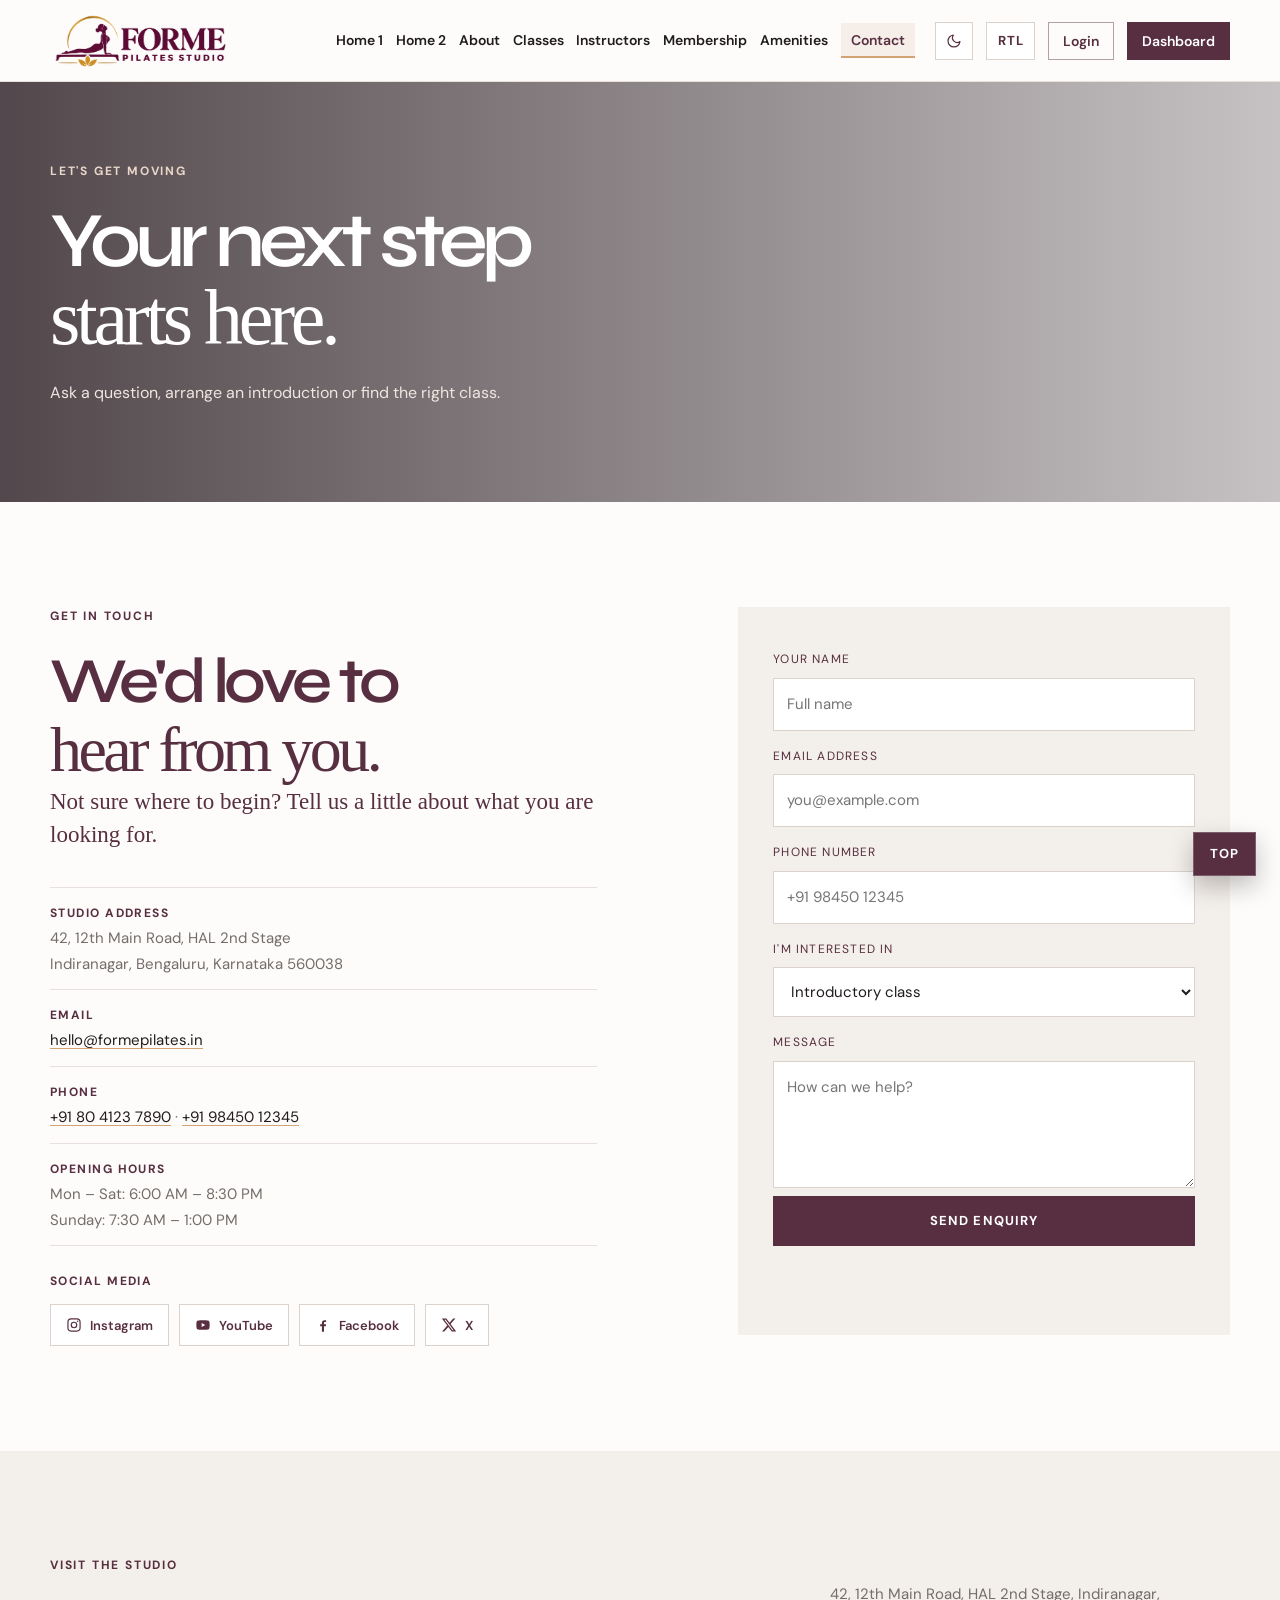
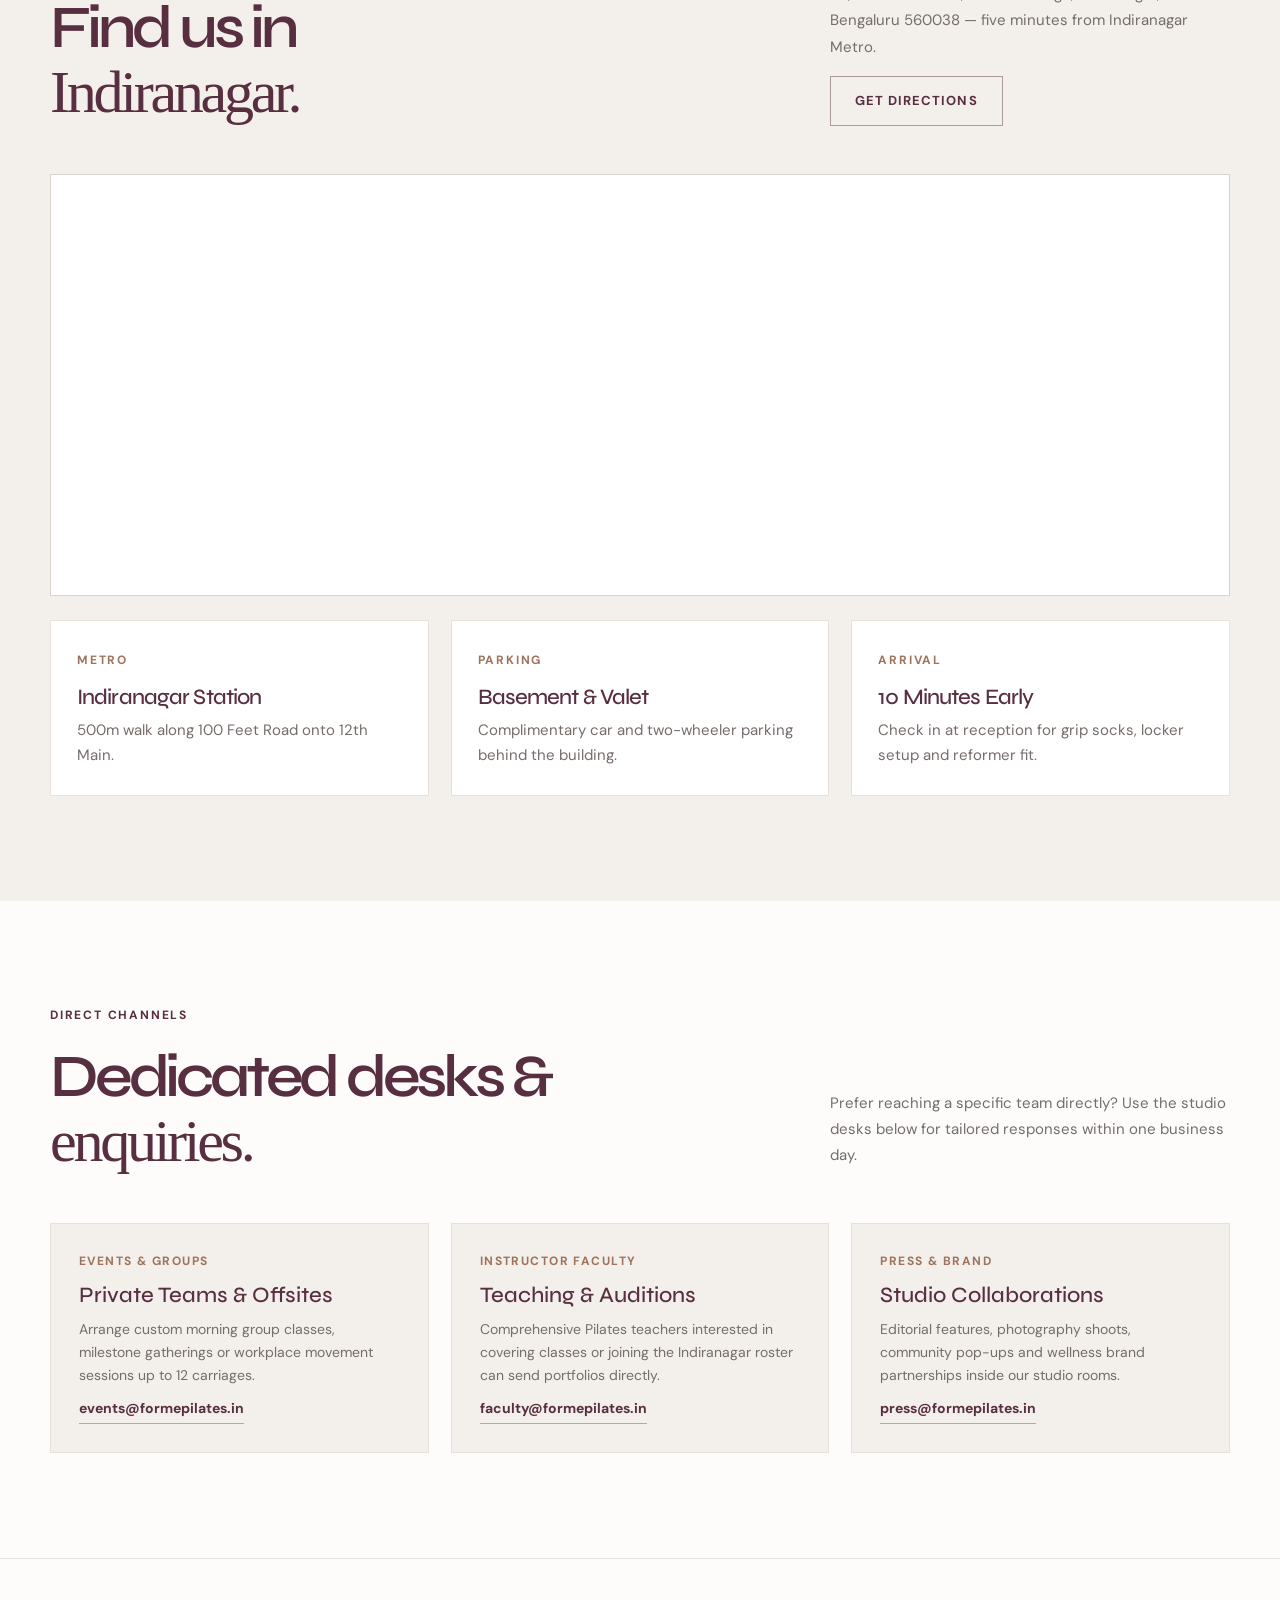
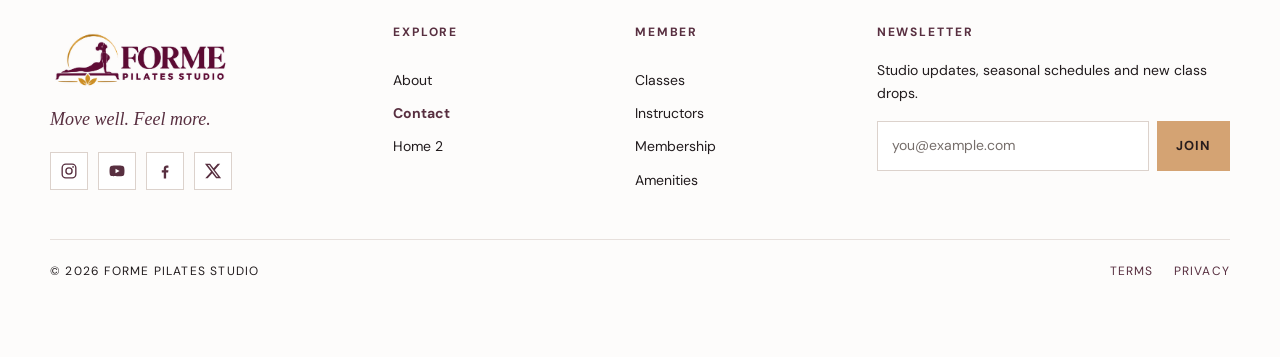
<file: contact.html>
<!DOCTYPE html><html lang="en"><head><meta charset="UTF-8"><meta name="viewport" content="width=device-width, initial-scale=1.0">
<meta name="theme-color" content="#582f40">
<link rel="preconnect" href="https://fonts.googleapis.com"><link rel="preconnect" href="https://fonts.gstatic.com" crossorigin>
<link href="https://fonts.googleapis.com/css2?family=DM+Sans:wght@400;500;600;700&family=Syne:wght@400;500;600;700;800&display=swap" rel="stylesheet">
<script>(function(){var d=document.documentElement,m=document.querySelector('meta[name="theme-color"]'),r=function(k){try{var v=localStorage.getItem(k)||sessionStorage.getItem(k);if(v)return v}catch(e){}try{if(window.name.indexOf("FORME_PREFS:")===0)return JSON.parse(window.name.slice(12))[k]||""}catch(e){}return""},t=r("forme-theme"),dir=r("forme-dir");if(t==="dark"){d.setAttribute("data-theme","dark");if(m)m.setAttribute("content","#151113")}if(dir==="rtl")d.setAttribute("dir","rtl")})();</script><link rel="stylesheet" href="styles.css"><link rel="icon" type="image/png" href="favicon.png"><link rel="apple-touch-icon" href="favicon.png"><title>Contact & Book | FORME Pilates</title></head><body class="" id="top"><header class="site-header"><a class="brand" href="index.html" aria-label="FORME Pilates Studio home"><img class="brand-logo logo-light" src="Plum and Gold Pilates Studio Logo.png" alt="FORME Pilates Studio"><img class="brand-logo logo-dark" src="logo-dark-mode.png" alt="FORME Pilates Studio"></a>
<nav class="primary-nav" id="primary-nav" aria-label="Main navigation">
<a href="index.html">Home 1</a><a href="home-2.html">Home 2</a><a href="about.html">About</a><a href="classes.html">Classes</a><a href="instructors.html">Instructors</a><a href="membership.html">Membership</a><a href="amenities.html">Amenities</a><a href="contact.html" aria-current="page">Contact</a><a class="nav-auth" href="login.html">Login</a><a class="nav-cta" href="dashboard.html">Dashboard</a>
<div class="nav-utils"><button class="util-btn theme-toggle" type="button" aria-label="Switch to dark theme" aria-pressed="false"><svg viewBox="0 0 24 24" width="16" height="16" fill="none" stroke="currentColor" stroke-width="1.8" stroke-linecap="round" stroke-linejoin="round" aria-hidden="true"><path d="M21 12.79A9 9 0 1 1 11.21 3 7 7 0 0 0 21 12.79z"/></svg></button><button class="util-btn rtl-toggle" type="button" aria-label="Switch layout to right-to-left" aria-pressed="false">RTL</button></div></nav>
<button class="menu-toggle" type="button" aria-label="Open navigation menu" aria-expanded="false" aria-controls="primary-nav"><span></span><span></span></button></header><main>
<section class="page-hero contact-hero"><div class="wrap"><p class="eyebrow light">LET'S GET MOVING</p><h1>Your next step<br><em>starts here.</em></h1><p>Ask a question, arrange an introduction or find the right class.</p></div></section>
<section class="section wrap contact-layout"><div><p class="eyebrow">GET IN TOUCH</p><h2>We'd love to<br><em>hear from you.</em></h2><p class="lead">Not sure where to begin? Tell us a little about what you are looking for.</p><div class="contact-info"><p><b>STUDIO ADDRESS</b><br>42, 12th Main Road, HAL 2nd Stage<br>Indiranagar, Bengaluru, Karnataka 560038</p><p><b>EMAIL</b><br><a href="mailto:hello@formepilates.in">hello@formepilates.in</a></p><p><b>PHONE</b><br><a href="tel:+918041237890" dir="ltr">+91 80 4123 7890</a> · <a href="tel:+919845012345" dir="ltr">+91 98450 12345</a></p><p><b>OPENING HOURS</b><br>Mon – Sat: 6:00 AM – 8:30 PM<br>Sunday: 7:30 AM – 1:00 PM</p></div><div class="contact-social-block"><p class="contact-social-label">SOCIAL MEDIA</p><div class="contact-social" aria-label="Studio social media"><a href="https://instagram.com" target="_blank" rel="noopener noreferrer" aria-label="FORME on Instagram"><svg viewBox="0 0 24 24" width="16" height="16" fill="currentColor" aria-hidden="true"><path d="M7.75 2h8.5A5.75 5.75 0 0 1 22 7.75v8.5A5.75 5.75 0 0 1 16.25 22h-8.5A5.75 5.75 0 0 1 2 16.25v-8.5A5.75 5.75 0 0 1 7.75 2zm0 1.8A3.95 3.95 0 0 0 3.8 7.75v8.5a3.95 3.95 0 0 0 3.95 3.95h8.5a3.95 3.95 0 0 0 3.95-3.95v-8.5a3.95 3.95 0 0 0-3.95-3.95h-8.5zm9.65 1.55a1.15 1.15 0 1 1 0 2.3 1.15 1.15 0 0 1 0-2.3zM12 7a5 5 0 1 1 0 10 5 5 0 0 1 0-10zm0 1.8a3.2 3.2 0 1 0 0 6.4 3.2 3.2 0 0 0 0-6.4z"/></svg><span>Instagram</span></a><a href="https://youtube.com" target="_blank" rel="noopener noreferrer" aria-label="FORME on YouTube"><svg viewBox="0 0 24 24" width="16" height="16" fill="currentColor" aria-hidden="true"><path d="M21.58 7.19a2.75 2.75 0 0 0-1.94-1.95C17.93 4.75 12 4.75 12 4.75s-5.93 0-7.64.49A2.75 2.75 0 0 0 2.42 7.2 28.6 28.6 0 0 0 2 12a28.6 28.6 0 0 0 .42 4.81 2.75 2.75 0 0 0 1.94 1.95c1.71.49 7.64.49 7.64.49s5.93 0 7.64-.49a2.75 2.75 0 0 0 1.94-1.95A28.6 28.6 0 0 0 22 12a28.6 28.6 0 0 0-.42-4.81zM10 15.15V8.85L15.45 12 10 15.15z"/></svg><span>YouTube</span></a><a href="https://facebook.com" target="_blank" rel="noopener noreferrer" aria-label="FORME on Facebook"><svg viewBox="0 0 24 24" width="16" height="16" fill="currentColor" aria-hidden="true"><path d="M13.5 22v-8h2.7l.4-3h-3.1V9.1c0-.87.24-1.46 1.5-1.46h1.6V4.95c-.28-.04-1.23-.12-2.34-.12-2.31 0-3.9 1.41-3.9 4v2.17H7.7v3h2.66v8h3.14z"/></svg><span>Facebook</span></a><a href="https://x.com" target="_blank" rel="noopener noreferrer" aria-label="FORME on X"><svg viewBox="0 0 24 24" width="16" height="16" fill="currentColor" aria-hidden="true"><path d="M18.244 2.25h3.308l-7.227 8.26 8.502 11.24H16.17l-5.214-6.817L4.99 21.75H1.68l7.73-8.835L1.254 2.25H8.08l4.713 6.231zm-1.161 17.52h1.833L7.084 4.126H5.117z"/></svg><span>X</span></a></div></div></div>
<form class="form-card" data-demo-form><label for="cname">Your name</label><input id="cname" required placeholder="Full name"><label for="cemail">Email address</label><input id="cemail" type="email" required placeholder="you@example.com"><label for="phone">Phone number</label><input id="phone" type="tel" placeholder="+91 98450 12345"><label for="classinterest">I'm interested in</label><select id="classinterest"><option>Introductory class</option><option>Reformer classes</option><option>Mat Pilates</option><option>Private sessions</option><option>Membership plans</option><option>Other enquiry</option></select><label for="message">Message</label><textarea id="message" rows="4" placeholder="How can we help?"></textarea><button class="button button-plum" type="submit">Send enquiry</button><p class="form-feedback" role="status" aria-live="polite"></p></form></section>
<section class="section soft map-section" aria-labelledby="map-heading"><div class="wrap"><div class="section-head"><div><p class="eyebrow">VISIT THE STUDIO</p><h2 id="map-heading">Find us in<br><em>Indiranagar.</em></h2></div><div class="map-head-actions"><p class="section-intro">42, 12th Main Road, HAL 2nd Stage, Indiranagar, Bengaluru 560038 — five minutes from Indiranagar Metro.</p><a class="button button-outline" href="https://maps.google.com/?q=12th+Main+Road,+Indiranagar,+Bengaluru+560038" target="_blank" rel="noopener noreferrer">Get Directions</a></div></div><div class="map-frame"><iframe title="FORME Pilates Studio map — 42, 12th Main Road, Indiranagar, Bengaluru" src="https://maps.google.com/maps?q=12th%20Main%20Road%2C%20Indiranagar%2C%20Bengaluru%20560038&amp;t=&amp;z=15&amp;ie=UTF8&amp;iwloc=&amp;output=embed" loading="lazy" referrerpolicy="no-referrer-when-downgrade" allowfullscreen></iframe></div><div class="cards three map-highlights"><article class="map-detail"><b>METRO</b><h3>Indiranagar Station</h3><p>500m walk along 100 Feet Road onto 12th Main.</p></article><article class="map-detail"><b>PARKING</b><h3>Basement &amp; Valet</h3><p>Complimentary car and two-wheeler parking behind the building.</p></article><article class="map-detail"><b>ARRIVAL</b><h3>10 Minutes Early</h3><p>Check in at reception for grip socks, locker setup and reformer fit.</p></article></div></div></section>
<section class="section wrap"><div class="section-head"><div><p class="eyebrow">DIRECT CHANNELS</p><h2>Dedicated desks &amp;<br><em>enquiries.</em></h2></div><p class="section-intro">Prefer reaching a specific team directly? Use the studio desks below for tailored responses within one business day.</p></div><div class="channel-grid"><article class="channel-card"><b>EVENTS &amp; GROUPS</b><h3>Private Teams &amp; Offsites</h3><p>Arrange custom morning group classes, milestone gatherings or workplace movement sessions up to 12 carriages.</p><a href="mailto:events@formepilates.in">events@formepilates.in</a></article><article class="channel-card"><b>INSTRUCTOR FACULTY</b><h3>Teaching &amp; Auditions</h3><p>Comprehensive Pilates teachers interested in covering classes or joining the Indiranagar roster can send portfolios directly.</p><a href="mailto:faculty@formepilates.in">faculty@formepilates.in</a></article><article class="channel-card"><b>PRESS &amp; BRAND</b><h3>Studio Collaborations</h3><p>Editorial features, photography shoots, community pop-ups and wellness brand partnerships inside our studio rooms.</p><a href="mailto:press@formepilates.in">press@formepilates.in</a></article></div></section></main><footer class="site-footer"><div class="wrap footer-grid"><div class="footer-intro"><a class="brand footer-brand" href="index.html" aria-label="FORME Pilates Studio home"><img class="brand-logo logo-light" src="Plum and Gold Pilates Studio Logo.png" alt="FORME Pilates Studio"><img class="brand-logo logo-dark" src="logo-dark-mode.png" alt="FORME Pilates Studio"></a><p class="footer-tagline">Move well. Feel more.</p><div class="footer-social" aria-label="Social media"><a href="https://instagram.com" target="_blank" rel="noopener noreferrer" aria-label="Instagram"><svg viewBox="0 0 24 24" width="18" height="18" fill="currentColor" aria-hidden="true"><path d="M7.75 2h8.5A5.75 5.75 0 0 1 22 7.75v8.5A5.75 5.75 0 0 1 16.25 22h-8.5A5.75 5.75 0 0 1 2 16.25v-8.5A5.75 5.75 0 0 1 7.75 2zm0 1.8A3.95 3.95 0 0 0 3.8 7.75v8.5a3.95 3.95 0 0 0 3.95 3.95h8.5a3.95 3.95 0 0 0 3.95-3.95v-8.5a3.95 3.95 0 0 0-3.95-3.95h-8.5zm9.65 1.55a1.15 1.15 0 1 1 0 2.3 1.15 1.15 0 0 1 0-2.3zM12 7a5 5 0 1 1 0 10 5 5 0 0 1 0-10zm0 1.8a3.2 3.2 0 1 0 0 6.4 3.2 3.2 0 0 0 0-6.4z"/></svg></a><a href="https://youtube.com" target="_blank" rel="noopener noreferrer" aria-label="YouTube"><svg viewBox="0 0 24 24" width="18" height="18" fill="currentColor" aria-hidden="true"><path d="M21.58 7.19a2.75 2.75 0 0 0-1.94-1.95C17.93 4.75 12 4.75 12 4.75s-5.93 0-7.64.49A2.75 2.75 0 0 0 2.42 7.2 28.6 28.6 0 0 0 2 12a28.6 28.6 0 0 0 .42 4.81 2.75 2.75 0 0 0 1.94 1.95c1.71.49 7.64.49 7.64.49s5.93 0 7.64-.49a2.75 2.75 0 0 0 1.94-1.95A28.6 28.6 0 0 0 22 12a28.6 28.6 0 0 0-.42-4.81zM10 15.15V8.85L15.45 12 10 15.15z"/></svg></a><a href="https://facebook.com" target="_blank" rel="noopener noreferrer" aria-label="Facebook"><svg viewBox="0 0 24 24" width="18" height="18" fill="currentColor" aria-hidden="true"><path d="M13.5 22v-8h2.7l.4-3h-3.1V9.1c0-.87.24-1.46 1.5-1.46h1.6V4.95c-.28-.04-1.23-.12-2.34-.12-2.31 0-3.9 1.41-3.9 4v2.17H7.7v3h2.66v8h3.14z"/></svg></a><a href="https://x.com" target="_blank" rel="noopener noreferrer" aria-label="X"><svg viewBox="0 0 24 24" width="18" height="18" fill="currentColor" aria-hidden="true"><path d="M18.244 2.25h3.308l-7.227 8.26 8.502 11.24H16.17l-5.214-6.817L4.99 21.75H1.68l7.73-8.835L1.254 2.25H8.08l4.713 6.231zm-1.161 17.52h1.833L7.084 4.126H5.117z"/></svg></a></div></div><div class="footer-links"><p class="footer-heading">Explore</p><a href="about.html">About</a><a href="contact.html" aria-current="page">Contact</a><a href="home-2.html">Home 2</a></div><div class="footer-links"><p class="footer-heading">Member</p><a href="classes.html">Classes</a><a href="instructors.html">Instructors</a><a href="membership.html">Membership</a><a href="amenities.html">Amenities</a></div><form class="footer-news" data-demo-form data-feedback="Thank you for subscribing. Connect this demo newsletter to your mailing list before launch."><p class="footer-heading">Newsletter</p><p class="footer-copy">Studio updates, seasonal schedules and new class drops.</p><div class="footer-form-row"><label class="sr-only" for="footer-email">Email address</label><input id="footer-email" type="email" required placeholder="you@example.com"><button class="button button-sand" type="submit">Join</button></div><p class="form-feedback" role="status" aria-live="polite"></p></form></div><div class="wrap footer-bottom"><span>© 2026 FORME PILATES STUDIO</span><div class="footer-bottom-links"><a href="terms.html">TERMS</a><a href="privacy.html">PRIVACY</a></div></div></footer><a class="floating-top" href="#top" aria-label="Back to top">Top</a><script src="script.js"></script></body></html>
</file>
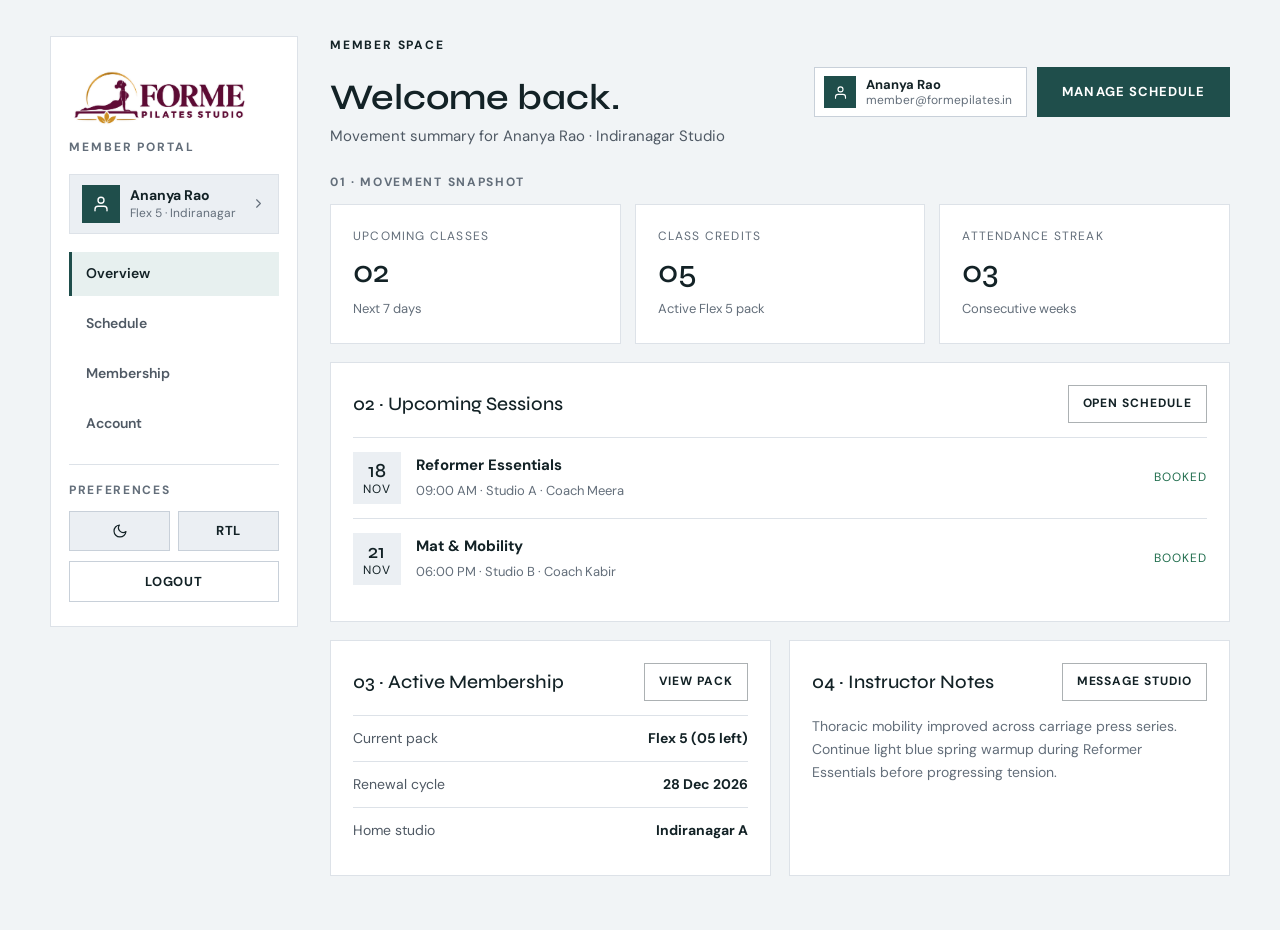
<file: dashboard.html>
<!DOCTYPE html>
<html lang="en">
<head>
  <meta charset="UTF-8">
  <meta name="viewport" content="width=device-width, initial-scale=1.0">
  <meta name="theme-color" content="#1f4e4b">
  <link rel="preconnect" href="https://fonts.googleapis.com">
  <link rel="preconnect" href="https://fonts.gstatic.com" crossorigin>
  <link href="https://fonts.googleapis.com/css2?family=DM+Sans:wght@400;500;600;700&family=Syne:wght@400;500;600;700;800&display=swap" rel="stylesheet">
  <link rel="stylesheet" href="styles.css">
  <link rel="icon" type="image/png" href="favicon.png"><link rel="apple-touch-icon" href="favicon.png">
  <title>Member Dashboard | FORME Portal</title>
</head>
<body class="dashboard-page" id="top">
  <main class="dashboard-wrap wrap">
    <aside class="dash-sidebar" aria-label="Dashboard navigation">
      <div class="dash-brand">
        <div class="dash-brand-head">
          <a class="dash-brand-row" href="index.html" aria-label="FORME home page"><img class="brand-logo dash-brand-logo logo-light" src="Plum and Gold Pilates Studio Logo.png" alt="FORME Pilates Studio"><img class="brand-logo dash-brand-logo logo-dark" src="logo-dark-mode.png" alt="FORME Pilates Studio"></a>
          <button type="button" class="dash-menu-toggle" aria-label="Open dashboard menu" aria-expanded="false" aria-controls="dash-drawer"><span></span><span></span><span></span></button>
        </div>
        <span class="dash-brand-sub">MEMBER PORTAL</span>
      </div>
      <div class="dash-drawer" id="dash-drawer">
        <button type="button" class="dash-profile-btn" data-dash-goto="account" aria-label="Open profile details for Ananya Rao">
          <span class="dash-avatar" aria-hidden="true">
            <svg viewBox="0 0 24 24" width="18" height="18" fill="none" stroke="currentColor" stroke-width="1.8" stroke-linecap="round" stroke-linejoin="round"><path d="M20 21v-2a4 4 0 0 0-4-4H8a4 4 0 0 0-4 4v2"/><circle cx="12" cy="7" r="4"/></svg>
          </span>
          <span class="dash-profile-meta">
            <strong data-profile-name>Ananya Rao</strong>
            <small>Flex 5 · Indiranagar</small>
          </span>
          <svg class="dash-profile-arrow" viewBox="0 0 24 24" width="15" height="15" fill="none" stroke="currentColor" stroke-width="1.8" stroke-linecap="round" stroke-linejoin="round" aria-hidden="true"><path d="M9 18l6-6-6-6"/></svg>
        </button>
        <nav class="dash-nav" role="tablist" aria-label="Dashboard menus">
          <button type="button" class="dash-nav-btn active" role="tab" id="tab-overview" aria-selected="true" aria-controls="view-overview" data-dash-tab="overview">Overview</button>
          <button type="button" class="dash-nav-btn" role="tab" id="tab-schedule" aria-selected="false" aria-controls="view-schedule" data-dash-tab="schedule">Schedule</button>
          <button type="button" class="dash-nav-btn" role="tab" id="tab-membership" aria-selected="false" aria-controls="view-membership" data-dash-tab="membership">Membership</button>
          <button type="button" class="dash-nav-btn" role="tab" id="tab-account" aria-selected="false" aria-controls="view-account" data-dash-tab="account">Account</button>
        </nav>
        <div class="dash-controls" aria-label="Display settings">
          <span class="dash-controls-label">Preferences</span>
          <div class="dash-controls-row">
            <button class="dash-util-btn dash-theme-toggle" type="button" aria-label="Switch to dark theme" aria-pressed="false">
              <svg viewBox="0 0 24 24" width="16" height="16" fill="none" stroke="currentColor" stroke-width="1.8" stroke-linecap="round" stroke-linejoin="round" aria-hidden="true"><path d="M21 12.79A9 9 0 1 1 11.21 3 7 7 0 0 0 21 12.79z"/></svg>
            </button>
            <button class="dash-util-btn dash-rtl-toggle" type="button" aria-label="Switch layout to right-to-left" aria-pressed="false">RTL</button>
          </div>
          <a class="dash-logout-btn" href="index.html">Logout</a>
        </div>
      </div>
    </aside>

    <div class="dash-main">
      <div class="dash-view" id="view-overview" role="tabpanel" aria-labelledby="tab-overview" data-dash-view="overview">
        <div class="dash-top">
          <div>
            <p class="eyebrow">MEMBER SPACE</p>
            <h1>Welcome back.</h1>
            <p>Movement summary for <span data-profile-name>Ananya Rao</span> · Indiranagar Studio</p>
          </div>
          <div class="dash-top-actions">
            <button type="button" class="dash-profile-chip" data-dash-goto="account" aria-label="View profile details for Ananya Rao">
              <span class="dash-avatar dash-avatar-sm" aria-hidden="true">
                <svg viewBox="0 0 24 24" width="15" height="15" fill="none" stroke="currentColor" stroke-width="1.8" stroke-linecap="round" stroke-linejoin="round"><path d="M20 21v-2a4 4 0 0 0-4-4H8a4 4 0 0 0-4 4v2"/><circle cx="12" cy="7" r="4"/></svg>
              </span>
              <span class="dash-profile-chip-text">
                <strong data-profile-name>Ananya Rao</strong>
                <small data-profile-email>member@formepilates.in</small>
              </span>
            </button>
            <button type="button" class="button button-plum" data-dash-goto="schedule">Manage schedule</button>
          </div>
        </div>

        <section class="dash-section" aria-labelledby="ov-sec-1">
          <h2 class="dash-view-heading" id="ov-sec-1">01 · Movement Snapshot</h2>
          <div class="metric-grid">
            <div class="metric"><span>UPCOMING CLASSES</span><strong>02</strong><small>Next 7 days</small></div>
            <div class="metric"><span>CLASS CREDITS</span><strong>05</strong><small>Active Flex 5 pack</small></div>
            <div class="metric"><span>ATTENDANCE STREAK</span><strong>03</strong><small>Consecutive weeks</small></div>
          </div>
        </section>

        <section class="dash-panel" aria-labelledby="ov-sec-2">
          <div class="panel-head">
            <h2 id="ov-sec-2">02 · Upcoming Sessions</h2>
            <button type="button" class="dash-panel-cta" data-dash-goto="schedule">Open schedule</button>
          </div>
          <div class="schedule-row">
            <div class="date-tile"><b>18</b><span>NOV</span></div>
            <div><b>Reformer Essentials</b><small>09:00 AM · Studio A · Coach Meera</small></div>
            <span class="status">BOOKED</span>
          </div>
          <div class="schedule-row">
            <div class="date-tile"><b>21</b><span>NOV</span></div>
            <div><b>Mat &amp; Mobility</b><small>06:00 PM · Studio B · Coach Kabir</small></div>
            <span class="status">BOOKED</span>
          </div>
        </section>

        <div class="cards two dash-lower">
          <section class="dash-panel" aria-labelledby="ov-sec-3">
            <div class="panel-head">
              <h2 id="ov-sec-3">03 · Active Membership</h2>
              <button type="button" class="dash-panel-cta" data-dash-goto="membership">View pack</button>
            </div>
            <div class="activity-row"><span>Current pack</span><b>Flex 5 (05 left)</b></div>
            <div class="activity-row"><span>Renewal cycle</span><b>28 Dec 2026</b></div>
            <div class="activity-row"><span>Home studio</span><b>Indiranagar A</b></div>
          </section>

          <section class="dash-panel" aria-labelledby="ov-sec-4">
            <div class="panel-head">
              <h2 id="ov-sec-4">04 · Instructor Notes</h2>
              <button type="button" class="dash-panel-cta" data-dash-goto="account">Message studio</button>
            </div>
            <p class="muted-text">Thoracic mobility improved across carriage press series. Continue light blue spring warmup during Reformer Essentials before progressing tension.</p>
          </section>
        </div>
      </div>

      <div class="dash-view" id="view-schedule" role="tabpanel" aria-labelledby="tab-schedule" data-dash-view="schedule" hidden>
        <div class="dash-top">
          <div>
            <p class="eyebrow">CLASS TIMETABLE</p>
            <h1>Your schedule.</h1>
            <p>Review bookings, reserve open studio slots or check past attendance.</p>
          </div>
          <button type="button" class="button button-outline" data-dash-goto="membership">Check credits</button>
        </div>

        <section class="dash-section" aria-labelledby="sc-sec-1">
          <h2 class="dash-view-heading" id="sc-sec-1">01 · Monthly Attendance Metrics</h2>
          <div class="metric-grid">
            <div class="metric"><span>BOOKED AHEAD</span><strong>02</strong><small>Confirmed sessions</small></div>
            <div class="metric"><span>COMPLETED THIS MONTH</span><strong>07</strong><small>Reformer &amp; Mat</small></div>
            <div class="metric"><span>WAITLIST HOLDS</span><strong>00</strong><small>No pending alerts</small></div>
          </div>
        </section>

        <section class="dash-panel" aria-labelledby="sc-sec-2">
          <h2 id="sc-sec-2">02 · Confirmed Bookings</h2>
          <div class="schedule-row">
            <div class="date-tile"><b>18</b><span>NOV</span></div>
            <div><b>Reformer Essentials</b><small>09:00 AM · Studio A · 50 min</small></div>
            <span class="status">BOOKED</span>
            <button type="button" class="dash-action-btn" data-dash-booking aria-pressed="false">Cancel</button>
          </div>
          <div class="schedule-row">
            <div class="date-tile"><b>21</b><span>NOV</span></div>
            <div><b>Mat &amp; Mobility</b><small>06:00 PM · Studio B · 45 min</small></div>
            <span class="status">BOOKED</span>
            <button type="button" class="dash-action-btn" data-dash-booking aria-pressed="false">Cancel</button>
          </div>
        </section>

        <section class="dash-panel" aria-labelledby="sc-sec-3">
          <h2 id="sc-sec-3">03 · Open Class Slots</h2>
          <div class="schedule-row">
            <div class="date-tile"><b>23</b><span>NOV</span></div>
            <div><b>Form &amp; Strength</b><small>07:30 AM · Studio A · 3 spots left</small></div>
            <span class="status is-muted">OPEN</span>
            <button type="button" class="dash-action-btn" data-dash-reserve aria-pressed="false">Reserve</button>
          </div>
          <div class="schedule-row">
            <div class="date-tile"><b>25</b><span>NOV</span></div>
            <div><b>Foundational Reformer</b><small>05:30 PM · Studio A · 2 spots left</small></div>
            <span class="status is-muted">OPEN</span>
            <button type="button" class="dash-action-btn" data-dash-reserve aria-pressed="false">Reserve</button>
          </div>
        </section>

        <section class="dash-panel" aria-labelledby="sc-sec-4">
          <h2 id="sc-sec-4">04 · Recent Attendance</h2>
          <div class="activity-row"><span>14 Nov · Reformer Essentials · Coach Meera</span><b>Completed</b></div>
          <div class="activity-row"><span>11 Nov · Mat &amp; Mobility · Coach Kabir</span><b>Completed</b></div>
          <div class="activity-row"><span>07 Nov · Form &amp; Strength · Coach Meera</span><b>Completed</b></div>
        </section>
      </div>

      <div class="dash-view" id="view-membership" role="tabpanel" aria-labelledby="tab-membership" data-dash-view="membership" hidden>
        <div class="dash-top">
          <div>
            <p class="eyebrow">CREDITS &amp; BILLING</p>
            <h1>Membership.</h1>
            <p>Review remaining class credits, recent invoices and pack options.</p>
          </div>
          <button type="button" class="button button-outline" data-dash-goto="schedule">Use credits</button>
        </div>

        <section class="dash-section" aria-labelledby="mb-sec-1">
          <h2 class="dash-view-heading" id="mb-sec-1">01 · Plan Overview</h2>
          <div class="metric-grid">
            <div class="metric"><span>ACTIVE PACK</span><strong>Flex 5</strong><small>Group classes</small></div>
            <div class="metric"><span>CREDITS REMAINING</span><strong>05</strong><small>Valid through 28 Dec</small></div>
            <div class="metric"><span>DAYS TO RENEWAL</span><strong>42</strong><small>Auto-renew off</small></div>
          </div>
        </section>

        <section class="dash-panel" aria-labelledby="mb-sec-2">
          <h2 id="mb-sec-2">02 · Credit Allocation</h2>
          <div class="activity-row"><span>Reformer &amp; Strength Eligibility</span><b>5 Credits</b></div>
          <div class="activity-row"><span>Mat &amp; Mobility Eligibility</span><b>Included</b></div>
          <div class="activity-row"><span>Reformer Orientation Session</span><b>Completed</b></div>
        </section>

        <section class="dash-panel" aria-labelledby="mb-sec-3">
          <h2 id="mb-sec-3">03 · Billing Activity</h2>
          <div class="activity-row"><span>#INV-204 · Flex 5 Class Pack</span><b>Demo</b></div>
          <div class="activity-row"><span>#INV-198 · First Steps Intro Pack</span><b>Settled</b></div>
          <div class="activity-row"><span>Studio Grip Socks Credit</span><b>Redeemed</b></div>
        </section>

        <section class="dash-panel" aria-labelledby="mb-sec-4">
          <h2 id="mb-sec-4">04 · Pack Options</h2>
          <div class="dash-pack-grid">
            <div class="dash-pack-option">
              <strong>First Steps</strong>
              <span>3 class credits · Beginner foundations</span>
              <button type="button" class="dash-action-btn" data-dash-pack="First Steps" aria-pressed="false">Select</button>
            </div>
            <div class="dash-pack-option is-current">
              <strong>Flex 5</strong>
              <span>5 class credits · Flexible weekly rhythm</span>
              <button type="button" class="dash-action-btn" data-dash-pack="Flex 5" aria-pressed="true">Selected</button>
            </div>
            <div class="dash-pack-option">
              <strong>Private 10</strong>
              <span>10 private sessions · 1:1 coaching</span>
              <button type="button" class="dash-action-btn" data-dash-pack="Private 10" aria-pressed="false">Select</button>
            </div>
          </div>
          <p class="form-feedback" id="pack-feedback" role="status" aria-live="polite"></p>
        </section>
      </div>

      <div class="dash-view" id="view-account" role="tabpanel" aria-labelledby="tab-account" data-dash-view="account" hidden>
        <div class="dash-top">
          <div>
            <p class="eyebrow">MEMBER SETTINGS</p>
            <h1>Account.</h1>
            <p>Manage personal details, practice preferences and studio support requests.</p>
          </div>
        </div>

        <div class="cards two dash-lower">
          <section class="dash-panel" aria-labelledby="ac-sec-1">
            <h2 id="ac-sec-1">01 · Profile Details</h2>
            <div class="dash-profile-summary">
              <span class="dash-avatar dash-avatar-lg" aria-hidden="true">
                <svg viewBox="0 0 24 24" width="22" height="22" fill="none" stroke="currentColor" stroke-width="1.8" stroke-linecap="round" stroke-linejoin="round"><path d="M20 21v-2a4 4 0 0 0-4-4H8a4 4 0 0 0-4 4v2"/><circle cx="12" cy="7" r="4"/></svg>
              </span>
              <div class="dash-profile-summary-meta">
                <strong data-profile-name>Ananya Rao</strong>
                <span data-profile-email>member@formepilates.in</span>
                <small>Member ID: FRM-2026-0418 · Flex 5 Pack</small>
              </div>
            </div>
            <form class="dash-form" id="dash-profile-form" data-demo-form data-preserve-fields data-feedback="Demo profile saved locally in this view.">
              <label for="prof-name">Full name</label>
              <input id="prof-name" type="text" required value="Ananya Rao">
              <label for="prof-email">Email address</label>
              <input id="prof-email" type="email" required value="member@formepilates.in">
              <label for="prof-phone">Phone number</label>
              <input id="prof-phone" type="tel" dir="ltr" value="+91 98450 12345">
              <button type="submit" class="button button-plum">Save profile</button>
              <p class="form-feedback" role="status" aria-live="polite"></p>
            </form>
          </section>

          <section class="dash-panel" aria-labelledby="ac-sec-2">
            <h2 id="ac-sec-2">02 · Practice Preferences</h2>
            <form class="dash-form" data-demo-form data-preserve-fields data-feedback="Demo training preferences updated.">
              <label for="pref-focus">Primary movement goal</label>
              <select id="pref-focus">
                <option selected>Core strength &amp; alignment</option>
                <option>Postural mobility</option>
                <option>Athletic conditioning</option>
              </select>
              <label for="pref-slot">Preferred class window</label>
              <select id="pref-slot">
                <option selected>Morning (07:00 AM – 10:00 AM)</option>
                <option>Midday (12:00 PM – 03:00 PM)</option>
                <option>Evening (05:30 PM – 08:00 PM)</option>
              </select>
              <label for="pref-room">Home studio room</label>
              <select id="pref-room">
                <option selected>Studio A · Reformer Floor</option>
                <option>Studio B · Mat Suite</option>
              </select>
              <button type="submit" class="button button-plum">Save preferences</button>
              <p class="form-feedback" role="status" aria-live="polite"></p>
            </form>
          </section>
        </div>

        <div class="cards two dash-lower">
          <section class="dash-panel" aria-labelledby="ac-sec-3">
            <h2 id="ac-sec-3">03 · Booking Notifications</h2>
            <form class="dash-form" data-demo-form data-preserve-fields data-feedback="Notification preferences saved for this demo session.">
              <label class="checkline"><input type="checkbox" checked> Send 24-hour class reminder</label>
              <label class="checkline"><input type="checkbox" checked> Alert when waitlist spot opens</label>
              <label class="checkline"><input type="checkbox" checked> Include instructor note updates</label>
              <button type="submit" class="button button-outline">Update alerts</button>
              <p class="form-feedback" role="status" aria-live="polite"></p>
            </form>
          </section>

          <section class="dash-panel" aria-labelledby="ac-sec-4">
            <h2 id="ac-sec-4">04 · Studio Support</h2>
            <form class="dash-form" data-demo-form data-feedback="Support note logged in this demo interface. Connect reception messaging before launch.">
              <label for="sup-topic">Request topic</label>
              <select id="sup-topic">
                <option>Reformer spring adjustment</option>
                <option>Schedule or credit enquiry</option>
                <option>Private coaching session</option>
              </select>
              <label for="sup-msg">Message to reception</label>
              <textarea id="sup-msg" rows="3" required placeholder="Share how our studio team can assist you..."></textarea>
              <button type="submit" class="button button-plum">Send message</button>
              <p class="form-feedback" role="status" aria-live="polite"></p>
            </form>
          </section>
        </div>
      </div>
    </div>
  </main>
  <script src="script.js"></script>
</body>
</html>
</file>
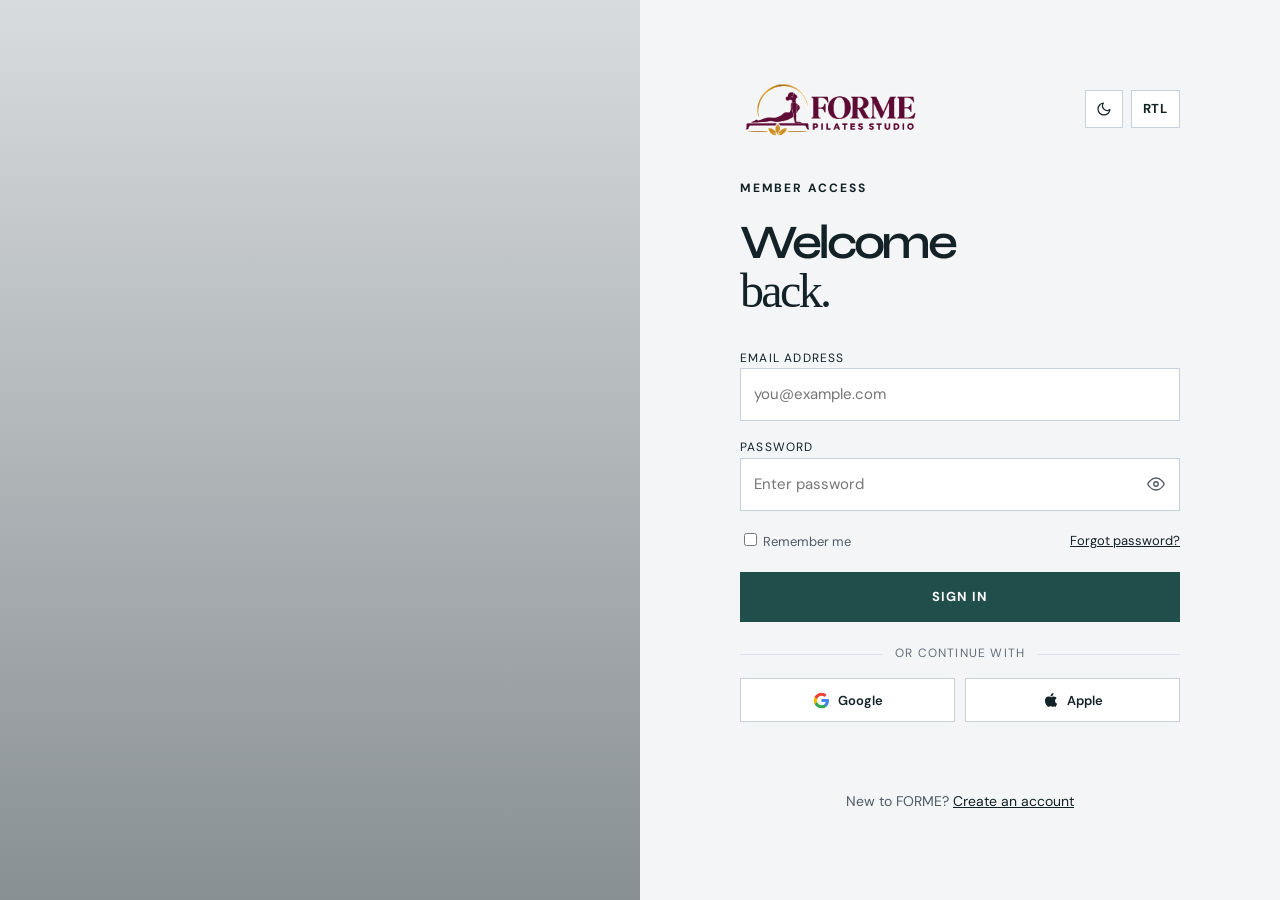
<file: login.html>
<!doctype html>
<html lang="en">

<head>
    <meta charset="UTF-8" />
    <meta name="viewport" content="width=device-width, initial-scale=1.0" />
    <meta name="theme-color" content="#1f4e4b" />
    <link rel="preconnect" href="https://fonts.googleapis.com" />
    <link rel="preconnect" href="https://fonts.gstatic.com" crossorigin />
    <link
        href="https://fonts.googleapis.com/css2?family=DM+Sans:wght@400;500;600;700&family=Syne:wght@400;500;600;700;800&display=swap"
        rel="stylesheet" />
    <link rel="stylesheet" href="styles.css" />
    <link rel="icon" type="image/png" href="favicon.png" />
    <link rel="apple-touch-icon" href="favicon.png" />
    <title>Member Login | FORME Portal</title>
</head>

<body class="auth-page" id="top">
    <main>
        <section class="auth-shell">
            <div class="auth-image"></div>
            <form class="auth-card" data-demo-form data-feedback="Signed in successfully. Welcome back to FORME.">
                <div class="auth-top">
                    <a class="auth-brand" href="index.html" aria-label="FORME home page"><img
                            class="brand-logo auth-brand-logo logo-light" src="Plum and Gold Pilates Studio Logo.png"
                            alt="FORME Pilates Studio" /><img class="brand-logo auth-brand-logo logo-dark"
                            src="logo-dark-mode.png" alt="FORME Pilates Studio" /></a>
                    <div class="auth-utils" aria-label="Display settings">
                        <button class="util-btn theme-toggle auth-theme-toggle" type="button"
                            aria-label="Switch to dark theme" aria-pressed="false">
                            <svg viewBox="0 0 24 24" width="16" height="16" fill="none" stroke="currentColor"
                                stroke-width="1.8" stroke-linecap="round" stroke-linejoin="round" aria-hidden="true">
                                <path d="M21 12.79A9 9 0 1 1 11.21 3 7 7 0 0 0 21 12.79z" />
                            </svg></button><button class="util-btn rtl-toggle auth-rtl-toggle" type="button"
                            aria-label="Switch layout to right-to-left" aria-pressed="false">
                            RTL
                        </button>
                    </div>
                </div>
                <p class="eyebrow">MEMBER ACCESS</p>
                <h1>Welcome<br /><em>back.</em></h1>
                <label for="login-email">Email address</label><input id="login-email" type="email" required
                    placeholder="you@example.com" /><label for="login-pass">Password</label>
                <div class="password-field">
                    <input id="login-pass" type="password" required placeholder="Enter password" /><button
                        class="password-toggle" type="button" data-password-toggle="login-pass"
                        aria-label="Show password" aria-pressed="false">
                        <svg viewBox="0 0 24 24" width="18" height="18" fill="none" stroke="currentColor"
                            stroke-width="1.8" stroke-linecap="round" stroke-linejoin="round" aria-hidden="true">
                            <path d="M1 12s4-8 11-8 11 8 11 8-4 8-11 8-11-8-11-8z" />
                            <circle cx="12" cy="12" r="3" />
                        </svg>
                    </button>
                </div>
                <div class="auth-options">
                    <label><input type="checkbox" /> Remember me</label><button type="button" class="auth-inline-btn"
                        data-inline-note="Password reset link delivery will appear here when authentication is connected.">
                        Forgot password?
                    </button>
                </div>
                <button class="button button-plum" type="submit">Sign in</button>
                <div class="auth-divider"><span>or continue with</span></div>

                <div class="auth-social" aria-label="Social sign-up options">

                    <!-- Google -->
                    <button class="auth-social-btn" type="button" data-inline-note="Google sign-up selected."
                        aria-label="Continue with Google">

                        <svg viewBox="0 0 24 24" width="17" height="17" aria-hidden="true">
                            <path fill="#4285F4"
                                d="M22.56 12.25c0-.78-.07-1.53-.2-2.25H12v4.26h5.92c-.26 1.37-1.04 2.53-2.21 3.31v2.77h3.57c2.08-1.92 3.28-4.74 3.28-8.09z" />
                            <path fill="#34A853"
                                d="M12 23c2.97 0 5.46-.98 7.28-2.66l-3.57-2.77c-.98.66-2.23 1.06-3.71 1.06-2.86 0-5.29-1.93-6.16-4.53H2.18v2.84C3.99 20.53 7.7 23 12 23z" />
                            <path fill="#FBBC05"
                                d="M5.84 14.09c-.22-.66-.35-1.36-.35-2.09s.13-1.43.35-2.09V7.07H2.18C1.43 8.55 1 10.22 1 12s.43 3.45 1.18 4.93l2.85-2.22.81-.62z" />
                            <path fill="#EA4335"
                                d="M12 5.38c1.62 0 3.06.56 4.21 1.64l3.15-3.15C17.45 2.09 14.97 1 12 1 7.7 1 3.99 3.47 2.18 7.07l3.66 2.84c.87-2.6 3.3-4.53 6.16-4.53z" />
                        </svg>

                        <span>Google</span>
                    </button>

                    <!-- Apple -->
                    <button class="auth-social-btn" type="button" data-inline-note="Apple sign-up selected."
                        aria-label="Continue with Apple">

                        <svg viewBox="0 0 24 24" width="17" height="17" fill="currentColor" aria-hidden="true">
                            <path
                                d="M17.05 20.28c-.98.95-2.05.8-3.08.35-1.09-.46-2.09-.48-3.24 0-1.44.6-2.2.43-3.06-.35C2.5 14.94 3.24 6.7 9.4 6.4c1.5.08 2.55.83 3.44.9 1.33-.27 2.6-1.04 4.03-.94 1.72.14 3.02.82 3.9 2.05-3.55 2.13-2.71 6.8.56 8.11-.65 1.72-1.49 3.42-2.28 4.76zM12.03 6.3c-.17-2.55 1.9-4.65 4.28-4.86.33 2.95-2.68 5.16-4.28 4.86z" />
                        </svg>

                        <span>Apple</span>
                    </button>

                </div>

                <p class="form-feedback" role="status" aria-live="polite"></p>
                <p class="auth-switch">
                    New to FORME? <a href="signup.html">Create an account</a>
                </p>
            </form>
        </section>
    </main>
    <script src="script.js"></script>
</body>

</html>
</file>
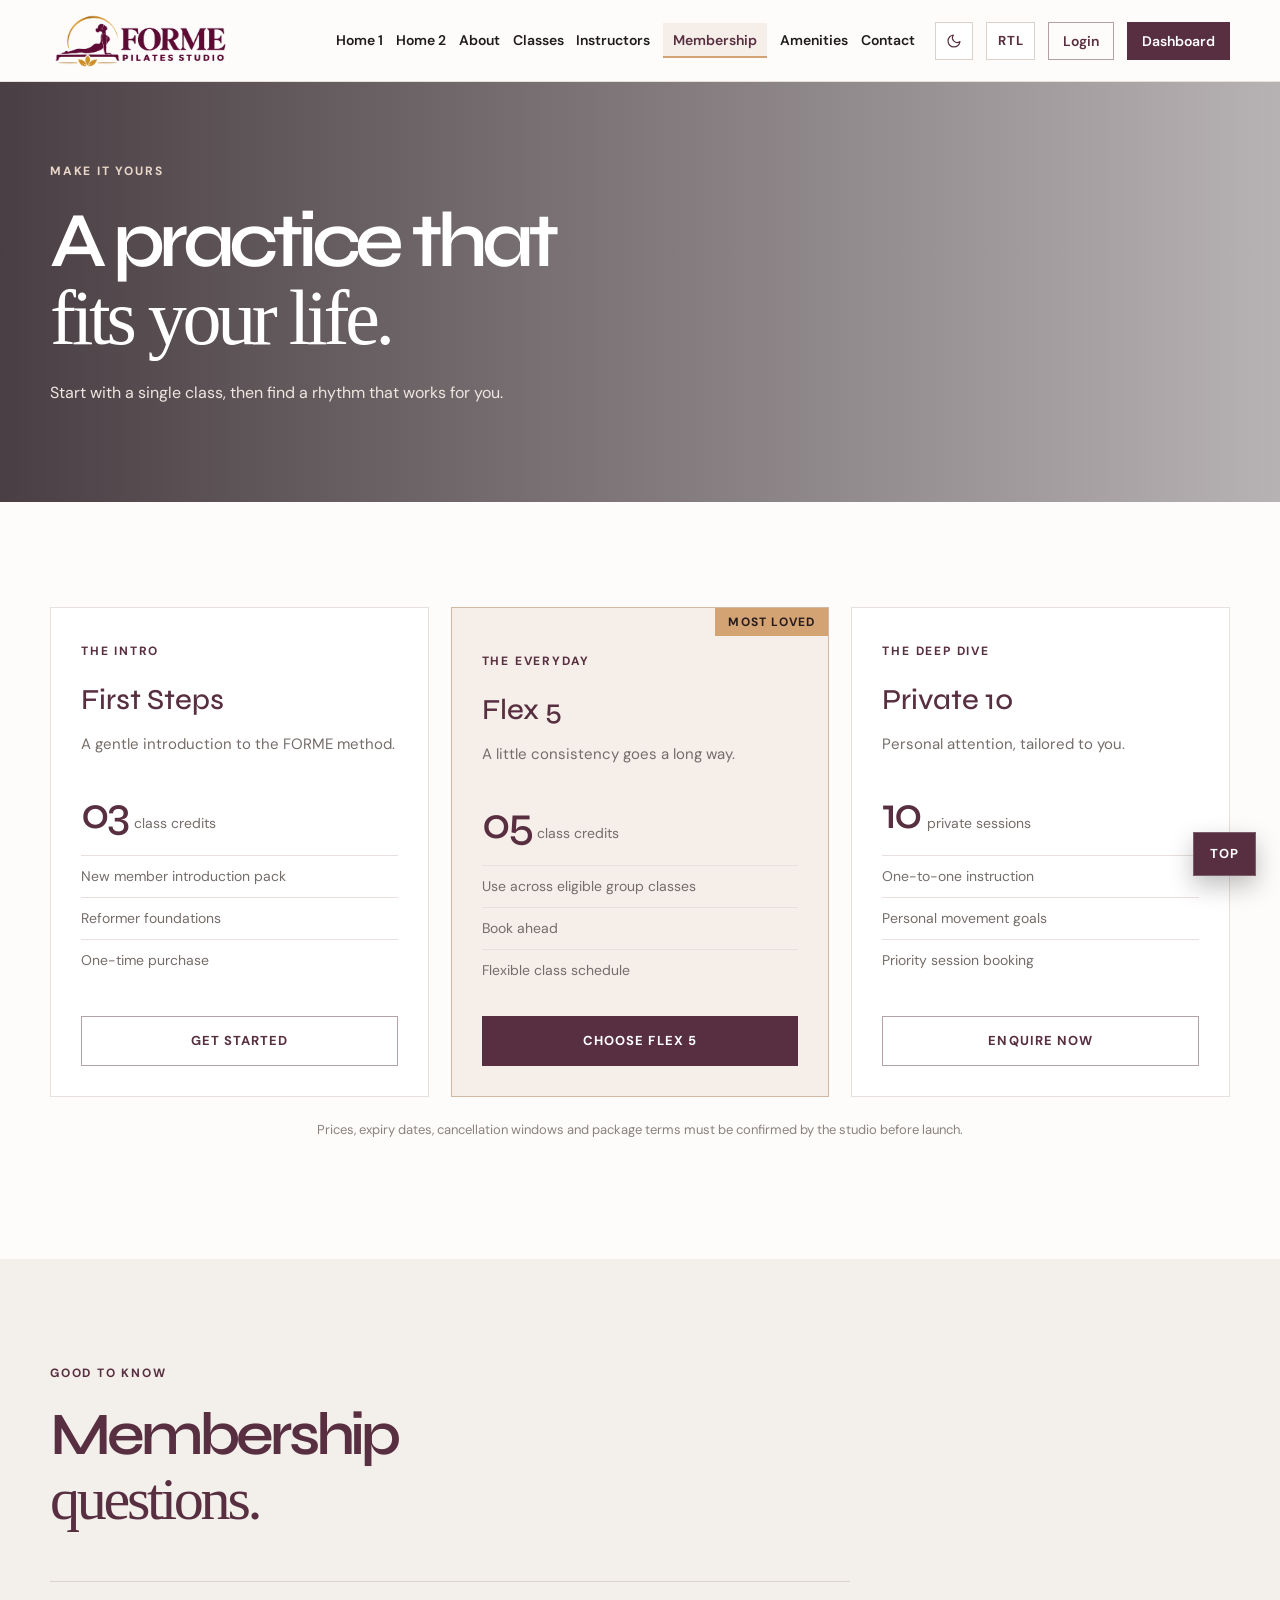
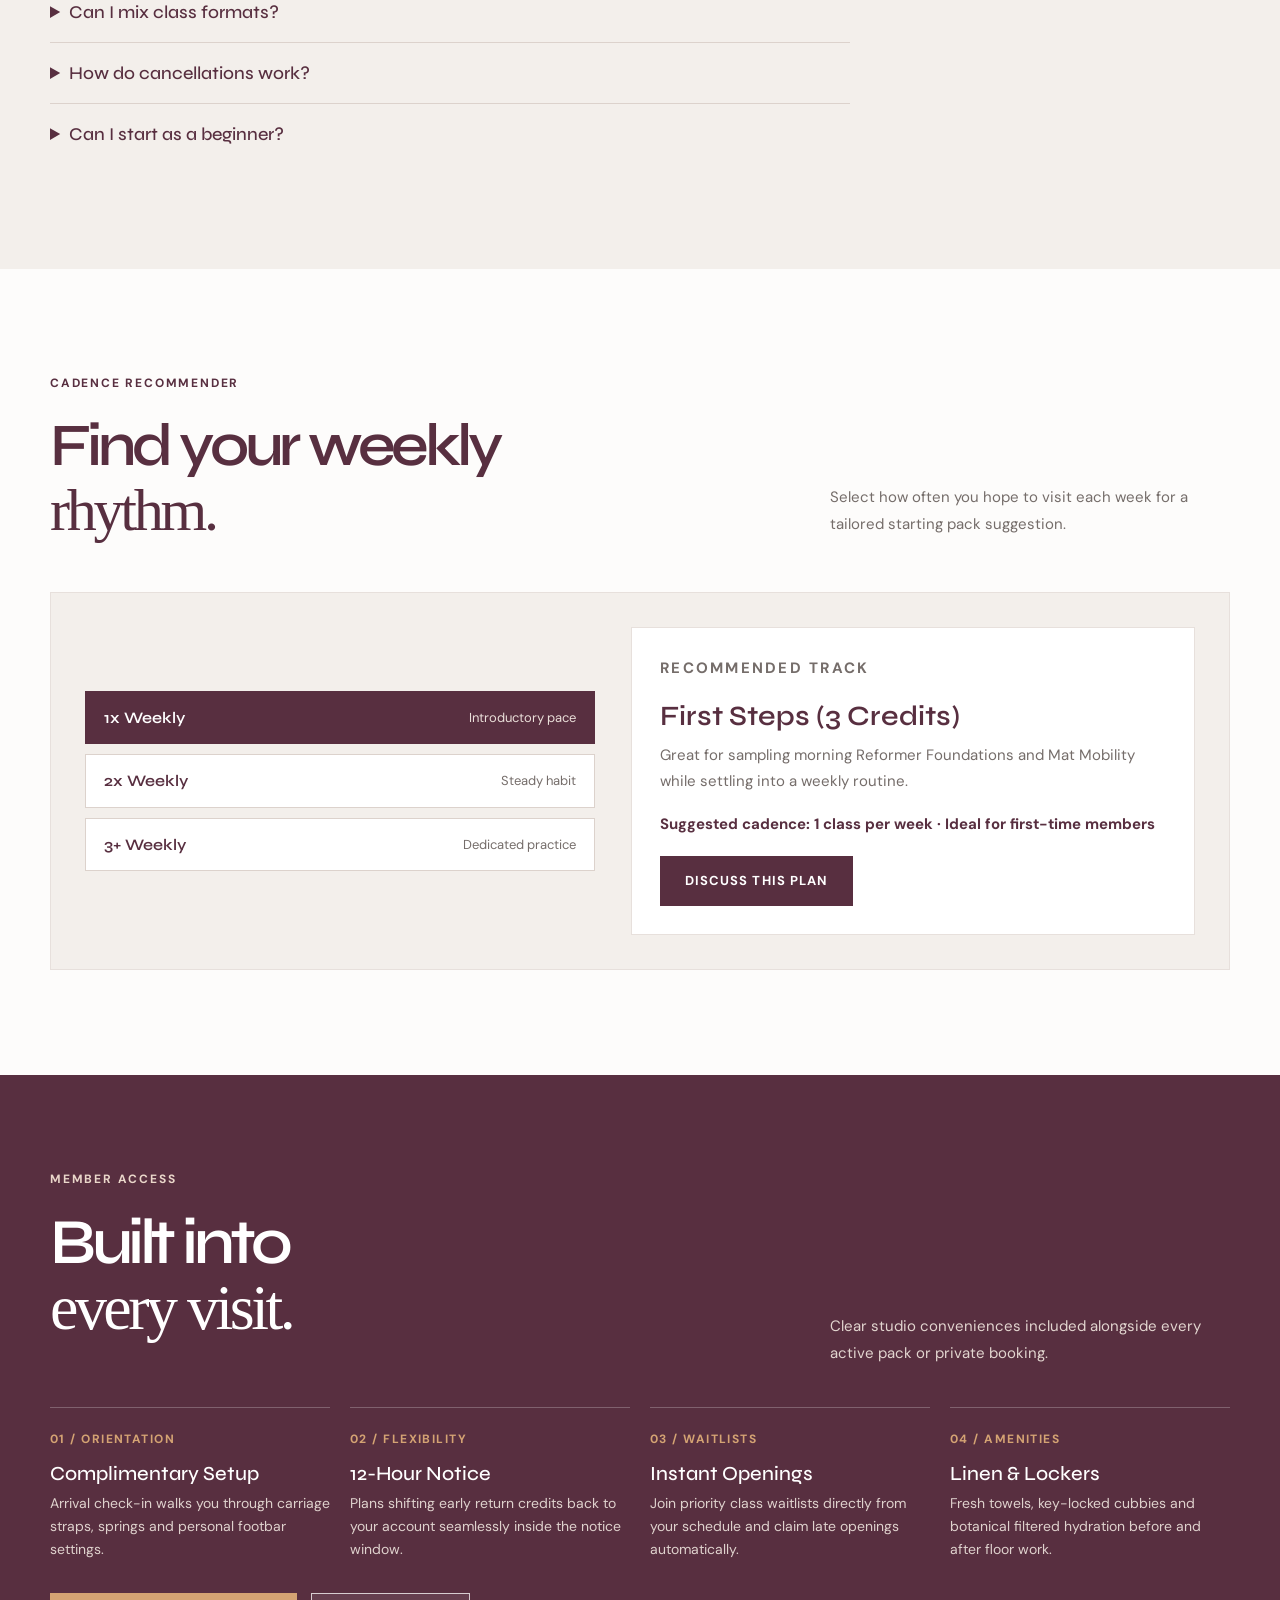
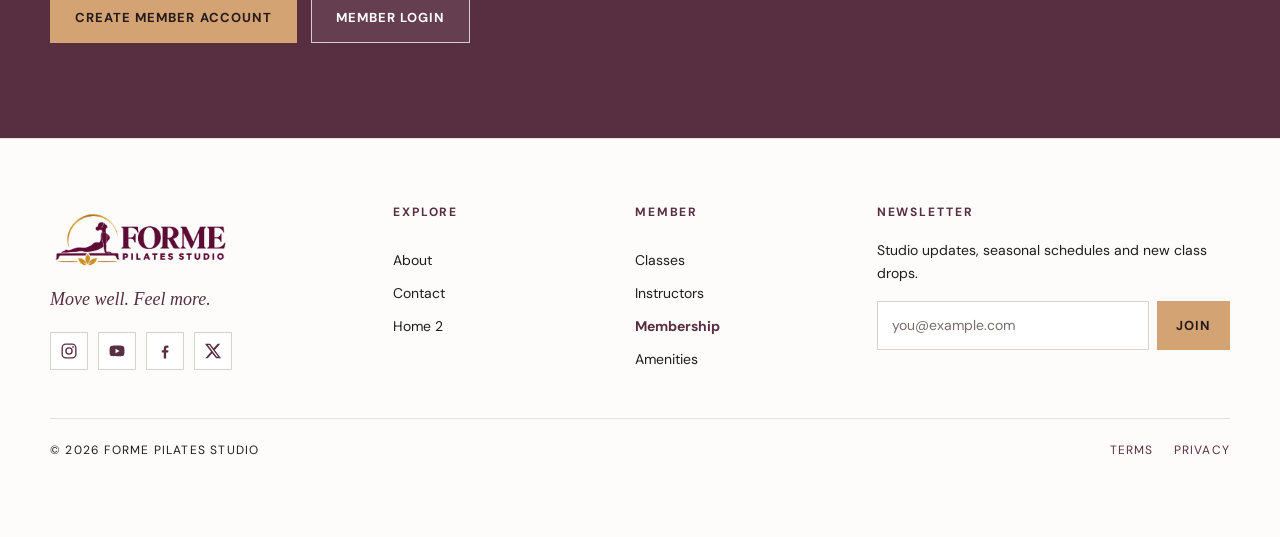
<file: membership.html>
<!DOCTYPE html><html lang="en"><head><meta charset="UTF-8"><meta name="viewport" content="width=device-width, initial-scale=1.0">
<meta name="theme-color" content="#582f40">
<link rel="preconnect" href="https://fonts.googleapis.com"><link rel="preconnect" href="https://fonts.gstatic.com" crossorigin>
<link href="https://fonts.googleapis.com/css2?family=DM+Sans:wght@400;500;600;700&family=Syne:wght@400;500;600;700;800&display=swap" rel="stylesheet">
<script>(function(){var d=document.documentElement,m=document.querySelector('meta[name="theme-color"]'),r=function(k){try{var v=localStorage.getItem(k)||sessionStorage.getItem(k);if(v)return v}catch(e){}try{if(window.name.indexOf("FORME_PREFS:")===0)return JSON.parse(window.name.slice(12))[k]||""}catch(e){}return""},t=r("forme-theme"),dir=r("forme-dir");if(t==="dark"){d.setAttribute("data-theme","dark");if(m)m.setAttribute("content","#151113")}if(dir==="rtl")d.setAttribute("dir","rtl")})();</script><link rel="stylesheet" href="styles.css"><link rel="icon" type="image/png" href="favicon.png"><link rel="apple-touch-icon" href="favicon.png"><title>Membership Plans | FORME Pilates</title></head><body class="" id="top"><header class="site-header"><a class="brand" href="index.html" aria-label="FORME Pilates Studio home"><img class="brand-logo logo-light" src="Plum and Gold Pilates Studio Logo.png" alt="FORME Pilates Studio"><img class="brand-logo logo-dark" src="logo-dark-mode.png" alt="FORME Pilates Studio"></a>
<nav class="primary-nav" id="primary-nav" aria-label="Main navigation">
<a href="index.html">Home 1</a><a href="home-2.html">Home 2</a><a href="about.html">About</a><a href="classes.html">Classes</a><a href="instructors.html">Instructors</a><a href="membership.html" aria-current="page">Membership</a><a href="amenities.html">Amenities</a><a href="contact.html">Contact</a><a class="nav-auth" href="login.html">Login</a><a class="nav-cta" href="dashboard.html">Dashboard</a>
<div class="nav-utils"><button class="util-btn theme-toggle" type="button" aria-label="Switch to dark theme" aria-pressed="false"><svg viewBox="0 0 24 24" width="16" height="16" fill="none" stroke="currentColor" stroke-width="1.8" stroke-linecap="round" stroke-linejoin="round" aria-hidden="true"><path d="M21 12.79A9 9 0 1 1 11.21 3 7 7 0 0 0 21 12.79z"/></svg></button><button class="util-btn rtl-toggle" type="button" aria-label="Switch layout to right-to-left" aria-pressed="false">RTL</button></div></nav>
<button class="menu-toggle" type="button" aria-label="Open navigation menu" aria-expanded="false" aria-controls="primary-nav"><span></span><span></span></button></header><main>
<section class="page-hero membership-hero"><div class="wrap"><p class="eyebrow light">MAKE IT YOURS</p><h1>A practice that<br><em>fits your life.</em></h1><p>Start with a single class, then find a rhythm that works for you.</p></div></section>
<section class="section wrap"><div class="cards three plans"><article class="plan-card"><p class="eyebrow">THE INTRO</p><h2>First Steps</h2><p>A gentle introduction to the FORME method.</p><div class="plan-price">03 <small>class credits</small></div><ul><li>New member introduction pack</li><li>Reformer foundations</li><li>One-time purchase</li></ul><a class="button button-outline" href="contact.html">Get started</a></article><article class="plan-card highlighted"><span class="popular-label">MOST LOVED</span><p class="eyebrow">THE EVERYDAY</p><h2>Flex 5</h2><p>A little consistency goes a long way.</p><div class="plan-price">05 <small>class credits</small></div><ul><li>Use across eligible group classes</li><li>Book ahead</li><li>Flexible class schedule</li></ul><a class="button button-plum" href="contact.html">Choose Flex 5</a></article><article class="plan-card"><p class="eyebrow">THE DEEP DIVE</p><h2>Private 10</h2><p>Personal attention, tailored to you.</p><div class="plan-price">10 <small>private sessions</small></div><ul><li>One-to-one instruction</li><li>Personal movement goals</li><li>Priority session booking</li></ul><a class="button button-outline" href="contact.html">Enquire now</a></article></div><p class="pricing-note">Prices, expiry dates, cancellation windows and package terms must be confirmed by the studio before launch.</p></section>
<section class="section soft"><div class="wrap"><div class="section-head"><div><p class="eyebrow">GOOD TO KNOW</p><h2>Membership<br><em>questions.</em></h2></div></div><div class="faq-list"><details><summary>Can I mix class formats?</summary><p>Class pack eligibility can be configured by the studio. Confirm which classes each pack includes.</p></details><details><summary>How do cancellations work?</summary><p>Publish the actual cancellation window and any late-cancellation policy before accepting bookings.</p></details><details><summary>Can I start as a beginner?</summary><p>Yes. Start with a foundational class or request a short equipment orientation.</p></details></div></div></section>
<section class="section wrap"><div class="section-head"><div><p class="eyebrow">CADENCE RECOMMENDER</p><h2>Find your weekly<br><em>rhythm.</em></h2></div><p class="section-intro">Select how often you hope to visit each week for a tailored starting pack suggestion.</p></div><div class="cadence-box"><div class="cadence-controls" role="group" aria-label="Choose weekly visit frequency"><button class="cadence-btn" type="button" data-cadence-option="1" data-cadence-pack="First Steps (3 Credits)" data-cadence-summary="Great for sampling morning Reformer Foundations and Mat Mobility while settling into a weekly routine." data-cadence-meta="Suggested cadence: 1 class per week · Ideal for first-time members" aria-pressed="true"><strong>1x Weekly</strong><span>Introductory pace</span></button><button class="cadence-btn" type="button" data-cadence-option="2" data-cadence-pack="Flex 5 Pack (5 Credits)" data-cadence-summary="Balances twice-weekly group Reformer strength sessions with an optional mobility reset over a three-week cycle." data-cadence-meta="Suggested cadence: 2 classes per week · Steady progress &amp; form recall" aria-pressed="false"><strong>2x Weekly</strong><span>Steady habit</span></button><button class="cadence-btn" type="button" data-cadence-option="3" data-cadence-pack="Private 10 + Studio Mix" data-cadence-summary="Pairs personalized 1:1 spring calibration with higher-frequency conditioning and technique refinement." data-cadence-meta="Suggested cadence: 3+ sessions weekly · Deep technique &amp; apparatus variety" aria-pressed="false"><strong>3+ Weekly</strong><span>Dedicated practice</span></button></div><div class="cadence-result" aria-live="polite"><p class="eyebrow">RECOMMENDED TRACK</p><h3 id="cadence-title">First Steps (3 Credits)</h3><p id="cadence-desc">Great for sampling morning Reformer Foundations and Mat Mobility while settling into a weekly routine.</p><p id="cadence-meta"><strong>Suggested cadence: 1 class per week · Ideal for first-time members</strong></p><a class="button button-plum" href="contact.html">Discuss this plan</a></div></div></section>
<section class="section dark-panel"><div class="wrap"><div class="section-head"><div><p class="eyebrow light">MEMBER ACCESS</p><h2>Built into<br><em>every visit.</em></h2></div><p class="section-intro">Clear studio conveniences included alongside every active pack or private booking.</p></div><div class="perk-row"><article class="perk-item"><b>01 / ORIENTATION</b><h3>Complimentary Setup</h3><p>Arrival check-in walks you through carriage straps, springs and personal footbar settings.</p></article><article class="perk-item"><b>02 / FLEXIBILITY</b><h3>12-Hour Notice</h3><p>Plans shifting early return credits back to your account seamlessly inside the notice window.</p></article><article class="perk-item"><b>03 / WAITLISTS</b><h3>Instant Openings</h3><p>Join priority class waitlists directly from your schedule and claim late openings automatically.</p></article><article class="perk-item"><b>04 / AMENITIES</b><h3>Linen &amp; Lockers</h3><p>Fresh towels, key-locked cubbies and botanical filtered hydration before and after floor work.</p></article></div><div class="perk-actions"><a class="button button-sand" href="signup.html">Create Member Account</a><a class="button button-light-outline" href="login.html">Member Login</a></div></div></section></main><footer class="site-footer"><div class="wrap footer-grid"><div class="footer-intro"><a class="brand footer-brand" href="index.html" aria-label="FORME Pilates Studio home"><img class="brand-logo logo-light" src="Plum and Gold Pilates Studio Logo.png" alt="FORME Pilates Studio"><img class="brand-logo logo-dark" src="logo-dark-mode.png" alt="FORME Pilates Studio"></a><p class="footer-tagline">Move well. Feel more.</p><div class="footer-social" aria-label="Social media"><a href="https://instagram.com" target="_blank" rel="noopener noreferrer" aria-label="Instagram"><svg viewBox="0 0 24 24" width="18" height="18" fill="currentColor" aria-hidden="true"><path d="M7.75 2h8.5A5.75 5.75 0 0 1 22 7.75v8.5A5.75 5.75 0 0 1 16.25 22h-8.5A5.75 5.75 0 0 1 2 16.25v-8.5A5.75 5.75 0 0 1 7.75 2zm0 1.8A3.95 3.95 0 0 0 3.8 7.75v8.5a3.95 3.95 0 0 0 3.95 3.95h8.5a3.95 3.95 0 0 0 3.95-3.95v-8.5a3.95 3.95 0 0 0-3.95-3.95h-8.5zm9.65 1.55a1.15 1.15 0 1 1 0 2.3 1.15 1.15 0 0 1 0-2.3zM12 7a5 5 0 1 1 0 10 5 5 0 0 1 0-10zm0 1.8a3.2 3.2 0 1 0 0 6.4 3.2 3.2 0 0 0 0-6.4z"/></svg></a><a href="https://youtube.com" target="_blank" rel="noopener noreferrer" aria-label="YouTube"><svg viewBox="0 0 24 24" width="18" height="18" fill="currentColor" aria-hidden="true"><path d="M21.58 7.19a2.75 2.75 0 0 0-1.94-1.95C17.93 4.75 12 4.75 12 4.75s-5.93 0-7.64.49A2.75 2.75 0 0 0 2.42 7.2 28.6 28.6 0 0 0 2 12a28.6 28.6 0 0 0 .42 4.81 2.75 2.75 0 0 0 1.94 1.95c1.71.49 7.64.49 7.64.49s5.93 0 7.64-.49a2.75 2.75 0 0 0 1.94-1.95A28.6 28.6 0 0 0 22 12a28.6 28.6 0 0 0-.42-4.81zM10 15.15V8.85L15.45 12 10 15.15z"/></svg></a><a href="https://facebook.com" target="_blank" rel="noopener noreferrer" aria-label="Facebook"><svg viewBox="0 0 24 24" width="18" height="18" fill="currentColor" aria-hidden="true"><path d="M13.5 22v-8h2.7l.4-3h-3.1V9.1c0-.87.24-1.46 1.5-1.46h1.6V4.95c-.28-.04-1.23-.12-2.34-.12-2.31 0-3.9 1.41-3.9 4v2.17H7.7v3h2.66v8h3.14z"/></svg></a><a href="https://x.com" target="_blank" rel="noopener noreferrer" aria-label="X"><svg viewBox="0 0 24 24" width="18" height="18" fill="currentColor" aria-hidden="true"><path d="M18.244 2.25h3.308l-7.227 8.26 8.502 11.24H16.17l-5.214-6.817L4.99 21.75H1.68l7.73-8.835L1.254 2.25H8.08l4.713 6.231zm-1.161 17.52h1.833L7.084 4.126H5.117z"/></svg></a></div></div><div class="footer-links"><p class="footer-heading">Explore</p><a href="about.html">About</a><a href="contact.html">Contact</a><a href="home-2.html">Home 2</a></div><div class="footer-links"><p class="footer-heading">Member</p><a href="classes.html">Classes</a><a href="instructors.html">Instructors</a><a href="membership.html" aria-current="page">Membership</a><a href="amenities.html">Amenities</a></div><form class="footer-news" data-demo-form data-feedback="Thank you for subscribing. Connect this demo newsletter to your mailing list before launch."><p class="footer-heading">Newsletter</p><p class="footer-copy">Studio updates, seasonal schedules and new class drops.</p><div class="footer-form-row"><label class="sr-only" for="footer-email">Email address</label><input id="footer-email" type="email" required placeholder="you@example.com"><button class="button button-sand" type="submit">Join</button></div><p class="form-feedback" role="status" aria-live="polite"></p></form></div><div class="wrap footer-bottom"><span>© 2026 FORME PILATES STUDIO</span><div class="footer-bottom-links"><a href="terms.html">TERMS</a><a href="privacy.html">PRIVACY</a></div></div></footer><a class="floating-top" href="#top" aria-label="Back to top">Top</a><script src="script.js"></script></body></html>
</file>
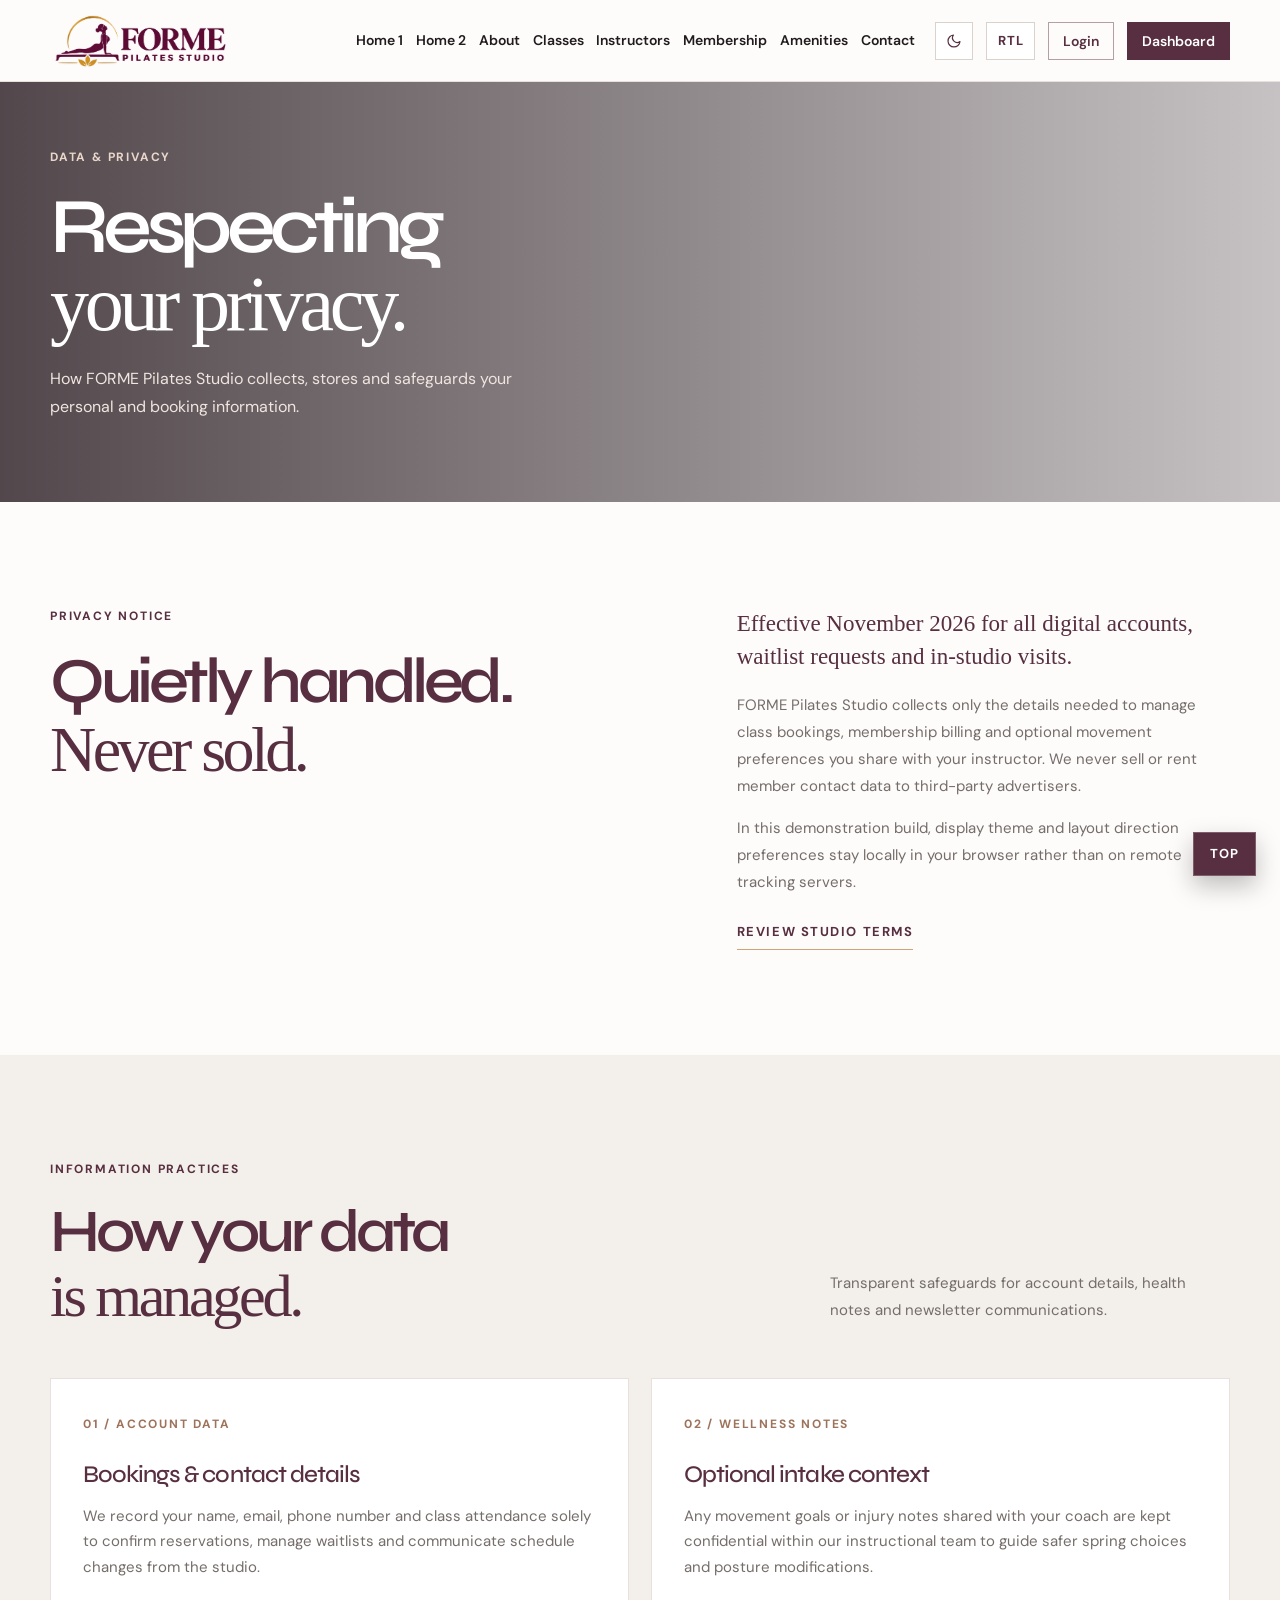
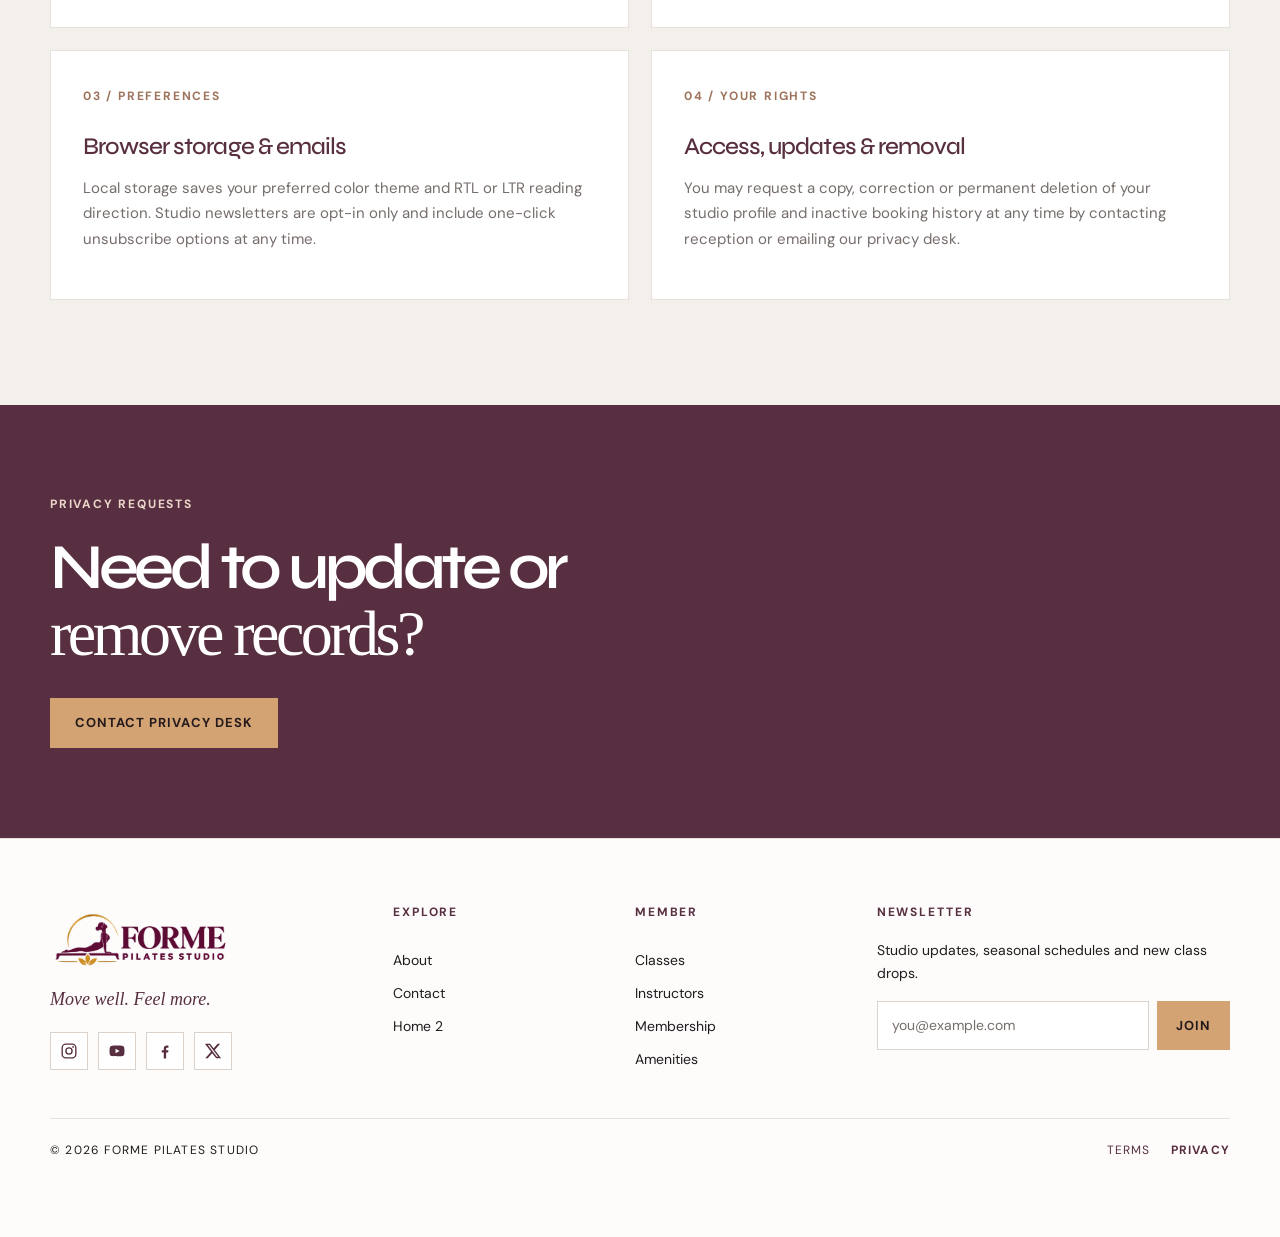
<file: privacy.html>
<!DOCTYPE html><html lang="en"><head><meta charset="UTF-8"><meta name="viewport" content="width=device-width, initial-scale=1.0">
<meta name="theme-color" content="#582f40">
<link rel="preconnect" href="https://fonts.googleapis.com"><link rel="preconnect" href="https://fonts.gstatic.com" crossorigin>
<link href="https://fonts.googleapis.com/css2?family=DM+Sans:wght@400;500;600;700&family=Syne:wght@400;500;600;700;800&display=swap" rel="stylesheet">
<script>(function(){var d=document.documentElement,m=document.querySelector('meta[name="theme-color"]'),r=function(k){try{var v=localStorage.getItem(k)||sessionStorage.getItem(k);if(v)return v}catch(e){}try{if(window.name.indexOf("FORME_PREFS:")===0)return JSON.parse(window.name.slice(12))[k]||""}catch(e){}return""},t=r("forme-theme"),dir=r("forme-dir");if(t==="dark"){d.setAttribute("data-theme","dark");if(m)m.setAttribute("content","#151113")}if(dir==="rtl")d.setAttribute("dir","rtl")})();</script><link rel="stylesheet" href="styles.css"><link rel="icon" type="image/png" href="favicon.png"><link rel="apple-touch-icon" href="favicon.png"><title>Privacy | FORME Pilates</title></head><body class="" id="top"><header class="site-header"><a class="brand" href="index.html" aria-label="FORME Pilates Studio home"><img class="brand-logo logo-light" src="Plum and Gold Pilates Studio Logo.png" alt="FORME Pilates Studio"><img class="brand-logo logo-dark" src="logo-dark-mode.png" alt="FORME Pilates Studio"></a>
<nav class="primary-nav" id="primary-nav" aria-label="Main navigation">
<a href="index.html">Home 1</a><a href="home-2.html">Home 2</a><a href="about.html">About</a><a href="classes.html">Classes</a><a href="instructors.html">Instructors</a><a href="membership.html">Membership</a><a href="amenities.html">Amenities</a><a href="contact.html">Contact</a><a class="nav-auth" href="login.html">Login</a><a class="nav-cta" href="dashboard.html">Dashboard</a>
<div class="nav-utils"><button class="util-btn theme-toggle" type="button" aria-label="Switch to dark theme" aria-pressed="false"><svg viewBox="0 0 24 24" width="16" height="16" fill="none" stroke="currentColor" stroke-width="1.8" stroke-linecap="round" stroke-linejoin="round" aria-hidden="true"><path d="M21 12.79A9 9 0 1 1 11.21 3 7 7 0 0 0 21 12.79z"/></svg></button><button class="util-btn rtl-toggle" type="button" aria-label="Switch layout to right-to-left" aria-pressed="false">RTL</button></div></nav>
<button class="menu-toggle" type="button" aria-label="Open navigation menu" aria-expanded="false" aria-controls="primary-nav"><span></span><span></span></button></header><main>
<section class="page-hero amenities-hero"><div class="wrap"><p class="eyebrow light">DATA &amp; PRIVACY</p><h1>Respecting<br><em>your privacy.</em></h1><p>How FORME Pilates Studio collects, stores and safeguards your personal and booking information.</p></div></section>
<section class="section wrap split"><div><p class="eyebrow">PRIVACY NOTICE</p><h2>Quietly handled.<br><em>Never sold.</em></h2></div><div><p class="lead">Effective November 2026 for all digital accounts, waitlist requests and in-studio visits.</p><p>FORME Pilates Studio collects only the details needed to manage class bookings, membership billing and optional movement preferences you share with your instructor. We never sell or rent member contact data to third-party advertisers.</p><p>In this demonstration build, display theme and layout direction preferences stay locally in your browser rather than on remote tracking servers.</p><a class="under-link" href="terms.html">Review studio terms</a></div></section>
<section class="section soft"><div class="wrap"><div class="section-head"><div><p class="eyebrow">INFORMATION PRACTICES</p><h2>How your data<br><em>is managed.</em></h2></div><p class="section-intro">Transparent safeguards for account details, health notes and newsletter communications.</p></div><div class="cards two"><article class="feature-card"><b>01 / ACCOUNT DATA</b><h3>Bookings &amp; contact details</h3><p>We record your name, email, phone number and class attendance solely to confirm reservations, manage waitlists and communicate schedule changes from the studio.</p></article><article class="feature-card"><b>02 / WELLNESS NOTES</b><h3>Optional intake context</h3><p>Any movement goals or injury notes shared with your coach are kept confidential within our instructional team to guide safer spring choices and posture modifications.</p></article><article class="feature-card"><b>03 / PREFERENCES</b><h3>Browser storage &amp; emails</h3><p>Local storage saves your preferred color theme and RTL or LTR reading direction. Studio newsletters are opt-in only and include one-click unsubscribe options at any time.</p></article><article class="feature-card"><b>04 / YOUR RIGHTS</b><h3>Access, updates &amp; removal</h3><p>You may request a copy, correction or permanent deletion of your studio profile and inactive booking history at any time by contacting reception or emailing our privacy desk.</p></article></div></div></section>
<section class="cta-band"><div class="wrap"><p class="eyebrow light">PRIVACY REQUESTS</p><h2>Need to update or<br><em>remove records?</em></h2><a class="button button-sand" href="contact.html">Contact privacy desk</a></div></section></main><footer class="site-footer"><div class="wrap footer-grid"><div class="footer-intro"><a class="brand footer-brand" href="index.html" aria-label="FORME Pilates Studio home"><img class="brand-logo logo-light" src="Plum and Gold Pilates Studio Logo.png" alt="FORME Pilates Studio"><img class="brand-logo logo-dark" src="logo-dark-mode.png" alt="FORME Pilates Studio"></a><p class="footer-tagline">Move well. Feel more.</p><div class="footer-social" aria-label="Social media"><a href="https://instagram.com" target="_blank" rel="noopener noreferrer" aria-label="Instagram"><svg viewBox="0 0 24 24" width="18" height="18" fill="currentColor" aria-hidden="true"><path d="M7.75 2h8.5A5.75 5.75 0 0 1 22 7.75v8.5A5.75 5.75 0 0 1 16.25 22h-8.5A5.75 5.75 0 0 1 2 16.25v-8.5A5.75 5.75 0 0 1 7.75 2zm0 1.8A3.95 3.95 0 0 0 3.8 7.75v8.5a3.95 3.95 0 0 0 3.95 3.95h8.5a3.95 3.95 0 0 0 3.95-3.95v-8.5a3.95 3.95 0 0 0-3.95-3.95h-8.5zm9.65 1.55a1.15 1.15 0 1 1 0 2.3 1.15 1.15 0 0 1 0-2.3zM12 7a5 5 0 1 1 0 10 5 5 0 0 1 0-10zm0 1.8a3.2 3.2 0 1 0 0 6.4 3.2 3.2 0 0 0 0-6.4z"/></svg></a><a href="https://youtube.com" target="_blank" rel="noopener noreferrer" aria-label="YouTube"><svg viewBox="0 0 24 24" width="18" height="18" fill="currentColor" aria-hidden="true"><path d="M21.58 7.19a2.75 2.75 0 0 0-1.94-1.95C17.93 4.75 12 4.75 12 4.75s-5.93 0-7.64.49A2.75 2.75 0 0 0 2.42 7.2 28.6 28.6 0 0 0 2 12a28.6 28.6 0 0 0 .42 4.81 2.75 2.75 0 0 0 1.94 1.95c1.71.49 7.64.49 7.64.49s5.93 0 7.64-.49a2.75 2.75 0 0 0 1.94-1.95A28.6 28.6 0 0 0 22 12a28.6 28.6 0 0 0-.42-4.81zM10 15.15V8.85L15.45 12 10 15.15z"/></svg></a><a href="https://facebook.com" target="_blank" rel="noopener noreferrer" aria-label="Facebook"><svg viewBox="0 0 24 24" width="18" height="18" fill="currentColor" aria-hidden="true"><path d="M13.5 22v-8h2.7l.4-3h-3.1V9.1c0-.87.24-1.46 1.5-1.46h1.6V4.95c-.28-.04-1.23-.12-2.34-.12-2.31 0-3.9 1.41-3.9 4v2.17H7.7v3h2.66v8h3.14z"/></svg></a><a href="https://x.com" target="_blank" rel="noopener noreferrer" aria-label="X"><svg viewBox="0 0 24 24" width="18" height="18" fill="currentColor" aria-hidden="true"><path d="M18.244 2.25h3.308l-7.227 8.26 8.502 11.24H16.17l-5.214-6.817L4.99 21.75H1.68l7.73-8.835L1.254 2.25H8.08l4.713 6.231zm-1.161 17.52h1.833L7.084 4.126H5.117z"/></svg></a></div></div><div class="footer-links"><p class="footer-heading">Explore</p><a href="about.html">About</a><a href="contact.html">Contact</a><a href="home-2.html">Home 2</a></div><div class="footer-links"><p class="footer-heading">Member</p><a href="classes.html">Classes</a><a href="instructors.html">Instructors</a><a href="membership.html">Membership</a><a href="amenities.html">Amenities</a></div><form class="footer-news" data-demo-form data-feedback="Thank you for subscribing. Connect this demo newsletter to your mailing list before launch."><p class="footer-heading">Newsletter</p><p class="footer-copy">Studio updates, seasonal schedules and new class drops.</p><div class="footer-form-row"><label class="sr-only" for="footer-email">Email address</label><input id="footer-email" type="email" required placeholder="you@example.com"><button class="button button-sand" type="submit">Join</button></div><p class="form-feedback" role="status" aria-live="polite"></p></form></div><div class="wrap footer-bottom"><span>© 2026 FORME PILATES STUDIO</span><div class="footer-bottom-links"><a href="terms.html">TERMS</a><a href="privacy.html" aria-current="page">PRIVACY</a></div></div></footer><a class="floating-top" href="#top" aria-label="Back to top">Top</a><script src="script.js"></script></body></html>
</file>
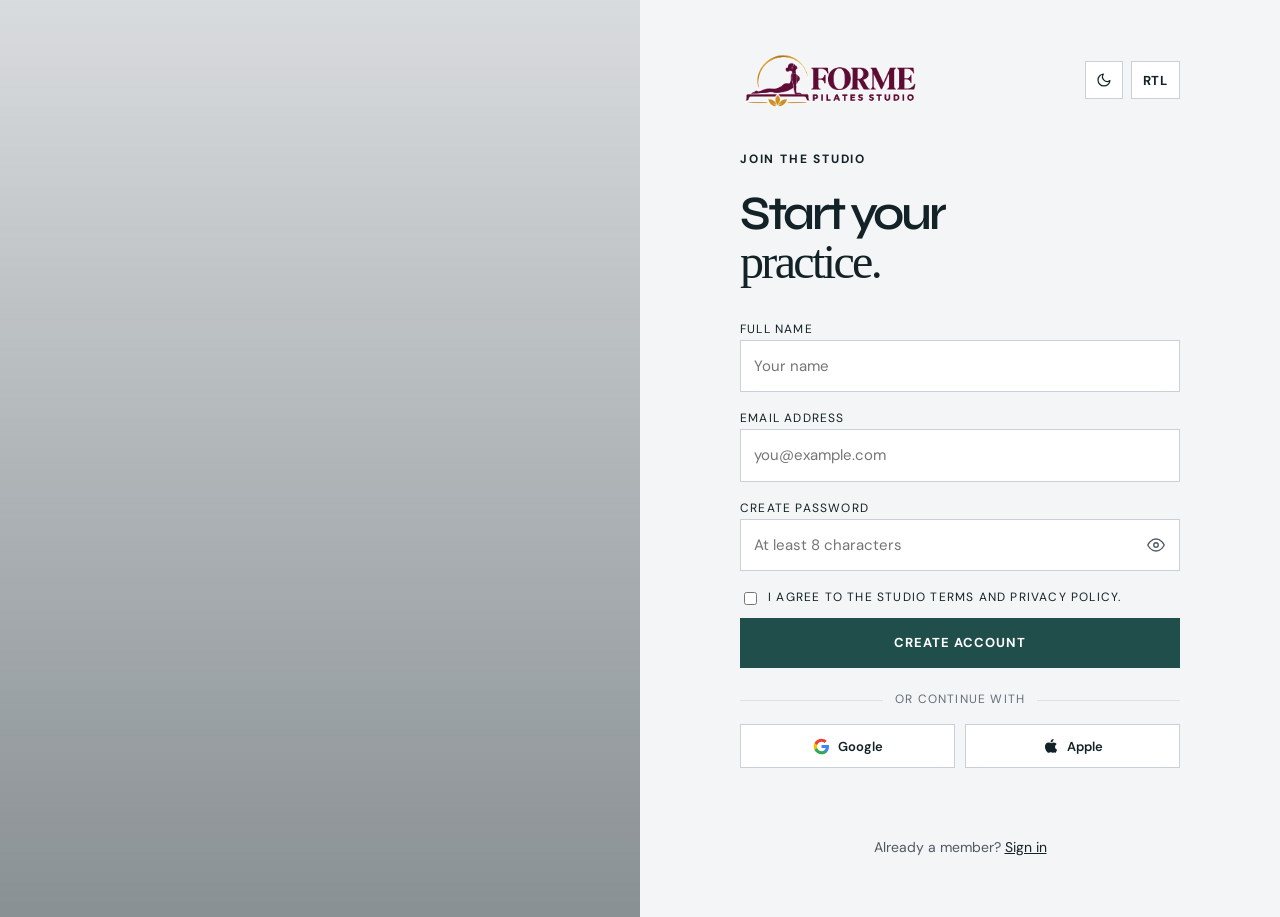
<file: signup.html>
<!DOCTYPE html>
<html lang="en">

<head>
    <meta charset="UTF-8">
    <meta name="viewport" content="width=device-width, initial-scale=1.0">
    <meta name="theme-color" content="#1f4e4b">
    <link rel="preconnect" href="https://fonts.googleapis.com">
    <link rel="preconnect" href="https://fonts.gstatic.com" crossorigin>
    <link
        href="https://fonts.googleapis.com/css2?family=DM+Sans:wght@400;500;600;700&family=Syne:wght@400;500;600;700;800&display=swap"
        rel="stylesheet">
    <link rel="stylesheet" href="styles.css">
    <link rel="icon" type="image/png" href="favicon.png">
    <link rel="apple-touch-icon" href="favicon.png">
    <title>Create Account | FORME Portal</title>
</head>

<body class="auth-page" id="top">
    <main>
        <section class="auth-shell">
            <div class="auth-image"></div>
            <form class="auth-card" data-demo-form data-feedback="Account created successfully. Welcome to FORME.">
                <div class="auth-top"><a class="auth-brand" href="index.html" aria-label="FORME home page"><img
                            class="brand-logo auth-brand-logo logo-light" src="Plum and Gold Pilates Studio Logo.png"
                            alt="FORME Pilates Studio"><img class="brand-logo auth-brand-logo logo-dark"
                            src="logo-dark-mode.png" alt="FORME Pilates Studio"></a>
                    <div class="auth-utils" aria-label="Display settings"><button
                            class="util-btn theme-toggle auth-theme-toggle" type="button"
                            aria-label="Switch to dark theme" aria-pressed="false"><svg viewBox="0 0 24 24" width="16"
                                height="16" fill="none" stroke="currentColor" stroke-width="1.8" stroke-linecap="round"
                                stroke-linejoin="round" aria-hidden="true">
                                <path d="M21 12.79A9 9 0 1 1 11.21 3 7 7 0 0 0 21 12.79z" />
                            </svg></button><button class="util-btn rtl-toggle auth-rtl-toggle" type="button"
                            aria-label="Switch layout to right-to-left" aria-pressed="false">RTL</button></div>
                </div>
                <p class="eyebrow">JOIN THE STUDIO</p>
                <h1>Start your<br><em>practice.</em></h1><label for="signup-name">Full name</label><input
                    id="signup-name" required placeholder="Your name"><label for="signup-email">Email
                    address</label><input id="signup-email" type="email" required placeholder="you@example.com"><label
                    for="signup-pass">Create password</label>
                <div class="password-field"><input id="signup-pass" type="password" minlength="8" required
                        placeholder="At least 8 characters"><button class="password-toggle" type="button"
                        data-password-toggle="signup-pass" aria-label="Show password" aria-pressed="false"><svg
                            viewBox="0 0 24 24" width="18" height="18" fill="none" stroke="currentColor"
                            stroke-width="1.8" stroke-linecap="round" stroke-linejoin="round" aria-hidden="true">
                            <path d="M1 12s4-8 11-8 11 8 11 8-4 8-11 8-11-8-11-8z" />
                            <circle cx="12" cy="12" r="3" />
                        </svg></button></div><label class="checkline"><input type="checkbox" required> I agree to the
                    studio terms and privacy policy.</label><button class="button button-plum" type="submit">Create
                    account</button>
                <div class="auth-divider"><span>or continue with</span></div>

                <div class="auth-social" aria-label="Social sign-up options">

                    <!-- Google -->
                    <button class="auth-social-btn" type="button" data-inline-note="Google sign-up selected."
                        aria-label="Continue with Google">

                        <svg viewBox="0 0 24 24" width="17" height="17" aria-hidden="true">
                            <path fill="#4285F4"
                                d="M22.56 12.25c0-.78-.07-1.53-.2-2.25H12v4.26h5.92c-.26 1.37-1.04 2.53-2.21 3.31v2.77h3.57c2.08-1.92 3.28-4.74 3.28-8.09z" />
                            <path fill="#34A853"
                                d="M12 23c2.97 0 5.46-.98 7.28-2.66l-3.57-2.77c-.98.66-2.23 1.06-3.71 1.06-2.86 0-5.29-1.93-6.16-4.53H2.18v2.84C3.99 20.53 7.7 23 12 23z" />
                            <path fill="#FBBC05"
                                d="M5.84 14.09c-.22-.66-.35-1.36-.35-2.09s.13-1.43.35-2.09V7.07H2.18C1.43 8.55 1 10.22 1 12s.43 3.45 1.18 4.93l2.85-2.22.81-.62z" />
                            <path fill="#EA4335"
                                d="M12 5.38c1.62 0 3.06.56 4.21 1.64l3.15-3.15C17.45 2.09 14.97 1 12 1 7.7 1 3.99 3.47 2.18 7.07l3.66 2.84c.87-2.6 3.3-4.53 6.16-4.53z" />
                        </svg>

                        <span>Google</span>
                    </button>

                    <!-- Apple -->
                    <button class="auth-social-btn" type="button" data-inline-note="Apple sign-up selected."
                        aria-label="Continue with Apple">

                        <svg viewBox="0 0 24 24" width="17" height="17" fill="currentColor" aria-hidden="true">
                            <path
                                d="M17.05 20.28c-.98.95-2.05.8-3.08.35-1.09-.46-2.09-.48-3.24 0-1.44.6-2.2.43-3.06-.35C2.5 14.94 3.24 6.7 9.4 6.4c1.5.08 2.55.83 3.44.9 1.33-.27 2.6-1.04 4.03-.94 1.72.14 3.02.82 3.9 2.05-3.55 2.13-2.71 6.8.56 8.11-.65 1.72-1.49 3.42-2.28 4.76zM12.03 6.3c-.17-2.55 1.9-4.65 4.28-4.86.33 2.95-2.68 5.16-4.28 4.86z" />
                        </svg>

                        <span>Apple</span>
                    </button>

                </div>

                <p class="form-feedback" role="status" aria-live="polite"></p>
                <p class="auth-switch">Already a member? <a href="login.html">Sign in</a></p>
            </form>
        </section>
    </main>
    <script src="script.js"></script>
</body>

</html>
</file>
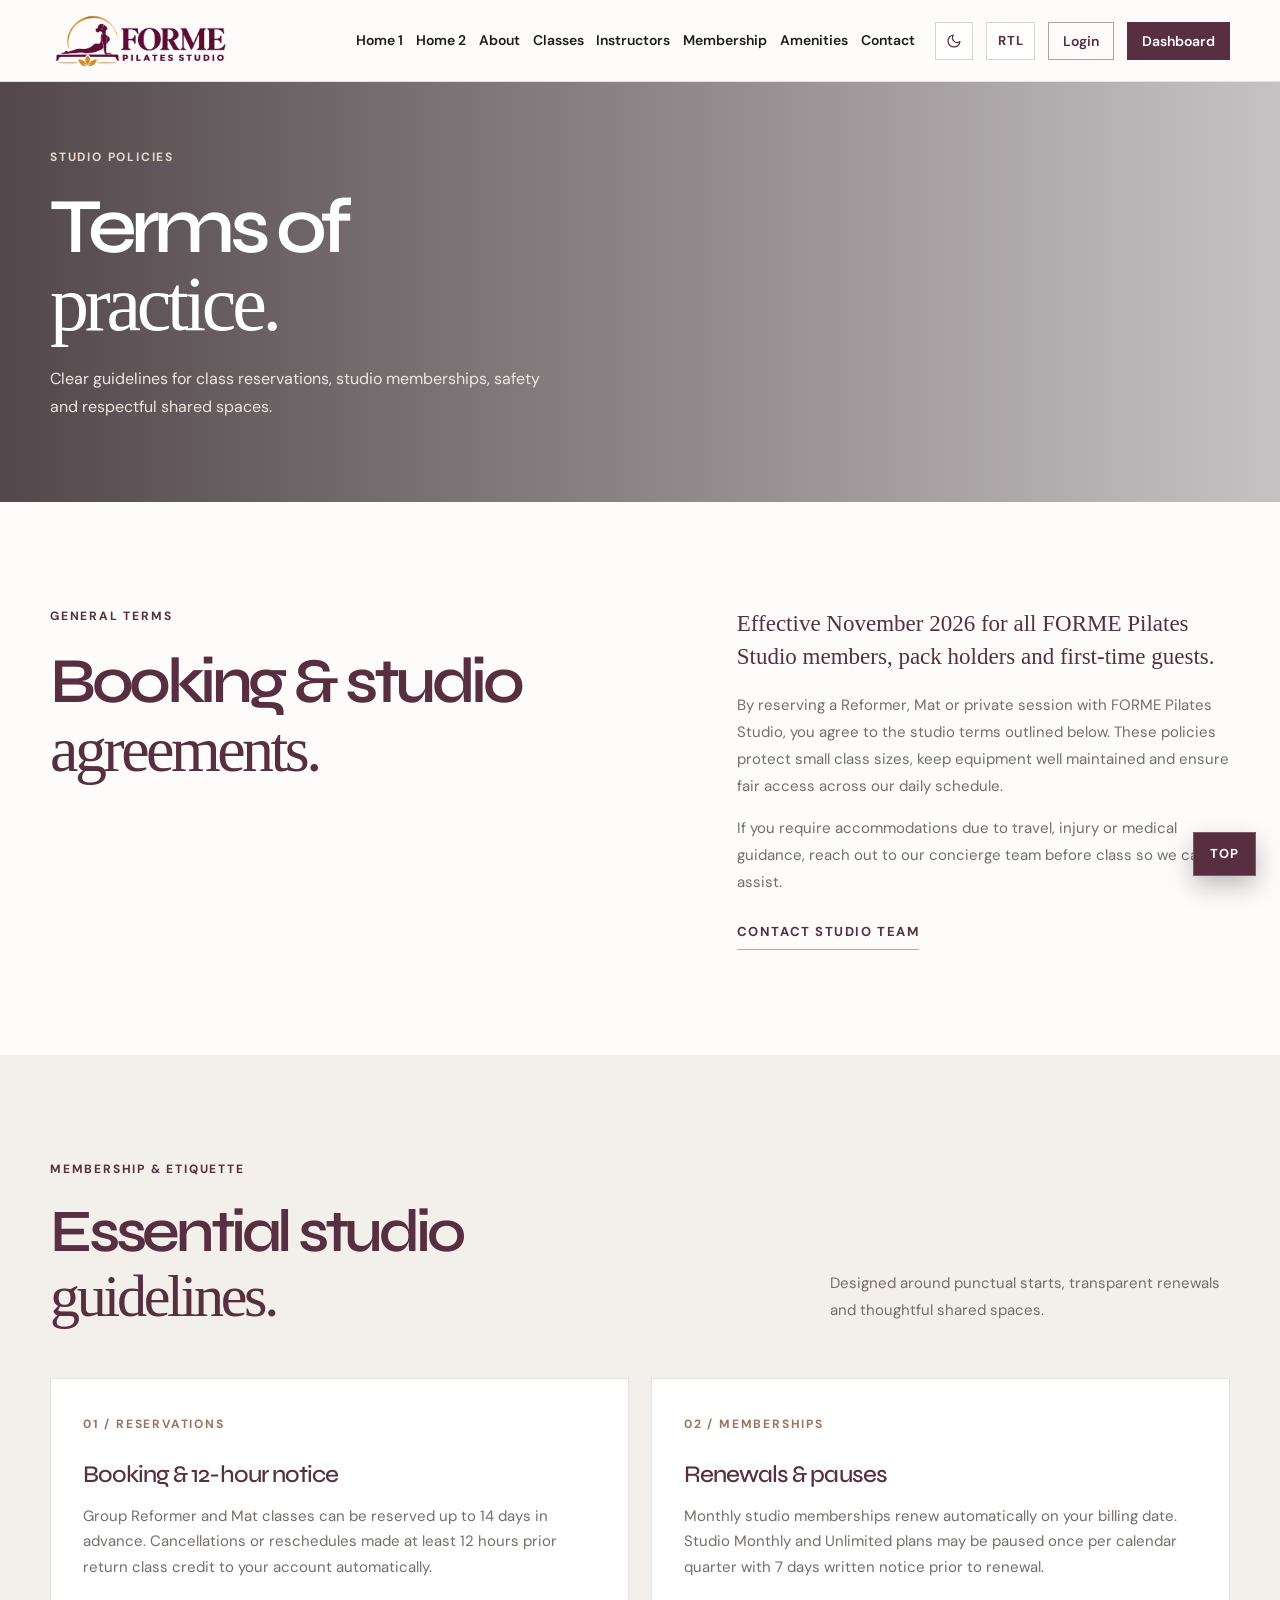
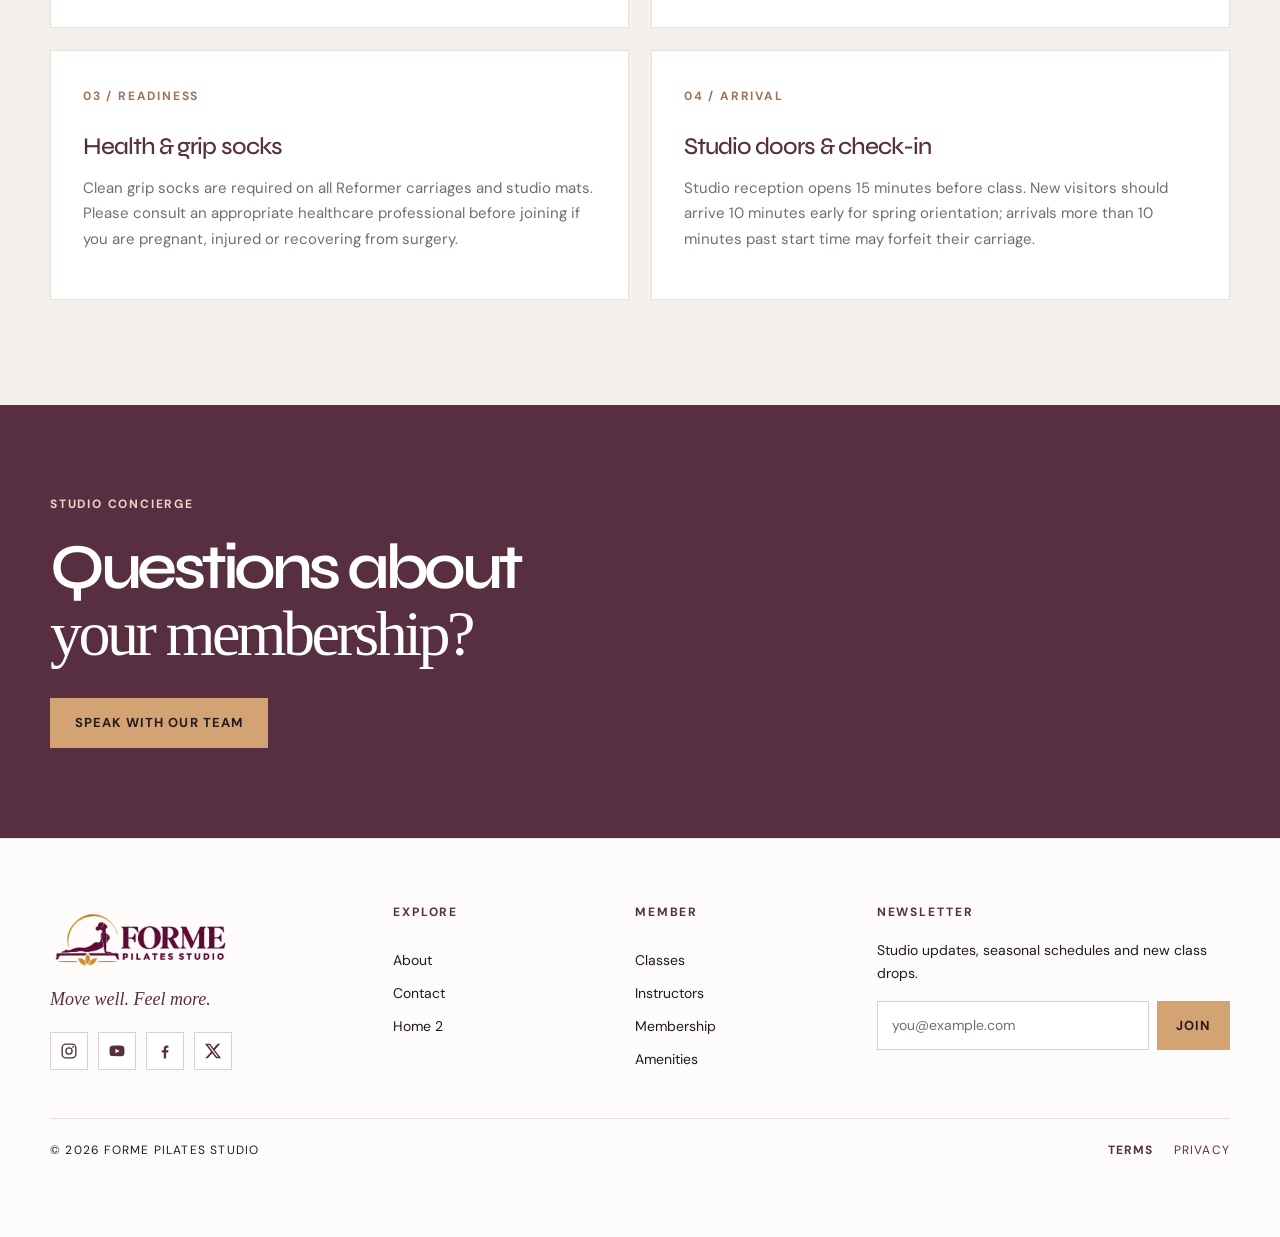
<file: terms.html>
<!DOCTYPE html><html lang="en"><head><meta charset="UTF-8"><meta name="viewport" content="width=device-width, initial-scale=1.0">
<meta name="theme-color" content="#582f40">
<link rel="preconnect" href="https://fonts.googleapis.com"><link rel="preconnect" href="https://fonts.gstatic.com" crossorigin>
<link href="https://fonts.googleapis.com/css2?family=DM+Sans:wght@400;500;600;700&family=Syne:wght@400;500;600;700;800&display=swap" rel="stylesheet">
<script>(function(){var d=document.documentElement,m=document.querySelector('meta[name="theme-color"]'),r=function(k){try{var v=localStorage.getItem(k)||sessionStorage.getItem(k);if(v)return v}catch(e){}try{if(window.name.indexOf("FORME_PREFS:")===0)return JSON.parse(window.name.slice(12))[k]||""}catch(e){}return""},t=r("forme-theme"),dir=r("forme-dir");if(t==="dark"){d.setAttribute("data-theme","dark");if(m)m.setAttribute("content","#151113")}if(dir==="rtl")d.setAttribute("dir","rtl")})();</script><link rel="stylesheet" href="styles.css"><link rel="icon" type="image/png" href="favicon.png"><link rel="apple-touch-icon" href="favicon.png"><title>Terms | FORME Pilates</title></head><body class="" id="top"><header class="site-header"><a class="brand" href="index.html" aria-label="FORME Pilates Studio home"><img class="brand-logo logo-light" src="Plum and Gold Pilates Studio Logo.png" alt="FORME Pilates Studio"><img class="brand-logo logo-dark" src="logo-dark-mode.png" alt="FORME Pilates Studio"></a>
<nav class="primary-nav" id="primary-nav" aria-label="Main navigation">
<a href="index.html">Home 1</a><a href="home-2.html">Home 2</a><a href="about.html">About</a><a href="classes.html">Classes</a><a href="instructors.html">Instructors</a><a href="membership.html">Membership</a><a href="amenities.html">Amenities</a><a href="contact.html">Contact</a><a class="nav-auth" href="login.html">Login</a><a class="nav-cta" href="dashboard.html">Dashboard</a>
<div class="nav-utils"><button class="util-btn theme-toggle" type="button" aria-label="Switch to dark theme" aria-pressed="false"><svg viewBox="0 0 24 24" width="16" height="16" fill="none" stroke="currentColor" stroke-width="1.8" stroke-linecap="round" stroke-linejoin="round" aria-hidden="true"><path d="M21 12.79A9 9 0 1 1 11.21 3 7 7 0 0 0 21 12.79z"/></svg></button><button class="util-btn rtl-toggle" type="button" aria-label="Switch layout to right-to-left" aria-pressed="false">RTL</button></div></nav>
<button class="menu-toggle" type="button" aria-label="Open navigation menu" aria-expanded="false" aria-controls="primary-nav"><span></span><span></span></button></header><main>
<section class="page-hero about-hero"><div class="wrap"><p class="eyebrow light">STUDIO POLICIES</p><h1>Terms of<br><em>practice.</em></h1><p>Clear guidelines for class reservations, studio memberships, safety and respectful shared spaces.</p></div></section>
<section class="section wrap split"><div><p class="eyebrow">GENERAL TERMS</p><h2>Booking &amp; studio<br><em>agreements.</em></h2></div><div><p class="lead">Effective November 2026 for all FORME Pilates Studio members, pack holders and first-time guests.</p><p>By reserving a Reformer, Mat or private session with FORME Pilates Studio, you agree to the studio terms outlined below. These policies protect small class sizes, keep equipment well maintained and ensure fair access across our daily schedule.</p><p>If you require accommodations due to travel, injury or medical guidance, reach out to our concierge team before class so we can assist.</p><a class="under-link" href="contact.html">Contact studio team</a></div></section>
<section class="section soft"><div class="wrap"><div class="section-head"><div><p class="eyebrow">MEMBERSHIP &amp; ETIQUETTE</p><h2>Essential studio<br><em>guidelines.</em></h2></div><p class="section-intro">Designed around punctual starts, transparent renewals and thoughtful shared spaces.</p></div><div class="cards two"><article class="feature-card"><b>01 / RESERVATIONS</b><h3>Booking &amp; 12-hour notice</h3><p>Group Reformer and Mat classes can be reserved up to 14 days in advance. Cancellations or reschedules made at least 12 hours prior return class credit to your account automatically.</p></article><article class="feature-card"><b>02 / MEMBERSHIPS</b><h3>Renewals &amp; pauses</h3><p>Monthly studio memberships renew automatically on your billing date. Studio Monthly and Unlimited plans may be paused once per calendar quarter with 7 days written notice prior to renewal.</p></article><article class="feature-card"><b>03 / READINESS</b><h3>Health &amp; grip socks</h3><p>Clean grip socks are required on all Reformer carriages and studio mats. Please consult an appropriate healthcare professional before joining if you are pregnant, injured or recovering from surgery.</p></article><article class="feature-card"><b>04 / ARRIVAL</b><h3>Studio doors &amp; check-in</h3><p>Studio reception opens 15 minutes before class. New visitors should arrive 10 minutes early for spring orientation; arrivals more than 10 minutes past start time may forfeit their carriage.</p></article></div></div></section>
<section class="cta-band"><div class="wrap"><p class="eyebrow light">STUDIO CONCIERGE</p><h2>Questions about<br><em>your membership?</em></h2><a class="button button-sand" href="contact.html">Speak with our team</a></div></section></main><footer class="site-footer"><div class="wrap footer-grid"><div class="footer-intro"><a class="brand footer-brand" href="index.html" aria-label="FORME Pilates Studio home"><img class="brand-logo logo-light" src="Plum and Gold Pilates Studio Logo.png" alt="FORME Pilates Studio"><img class="brand-logo logo-dark" src="logo-dark-mode.png" alt="FORME Pilates Studio"></a><p class="footer-tagline">Move well. Feel more.</p><div class="footer-social" aria-label="Social media"><a href="https://instagram.com" target="_blank" rel="noopener noreferrer" aria-label="Instagram"><svg viewBox="0 0 24 24" width="18" height="18" fill="currentColor" aria-hidden="true"><path d="M7.75 2h8.5A5.75 5.75 0 0 1 22 7.75v8.5A5.75 5.75 0 0 1 16.25 22h-8.5A5.75 5.75 0 0 1 2 16.25v-8.5A5.75 5.75 0 0 1 7.75 2zm0 1.8A3.95 3.95 0 0 0 3.8 7.75v8.5a3.95 3.95 0 0 0 3.95 3.95h8.5a3.95 3.95 0 0 0 3.95-3.95v-8.5a3.95 3.95 0 0 0-3.95-3.95h-8.5zm9.65 1.55a1.15 1.15 0 1 1 0 2.3 1.15 1.15 0 0 1 0-2.3zM12 7a5 5 0 1 1 0 10 5 5 0 0 1 0-10zm0 1.8a3.2 3.2 0 1 0 0 6.4 3.2 3.2 0 0 0 0-6.4z"/></svg></a><a href="https://youtube.com" target="_blank" rel="noopener noreferrer" aria-label="YouTube"><svg viewBox="0 0 24 24" width="18" height="18" fill="currentColor" aria-hidden="true"><path d="M21.58 7.19a2.75 2.75 0 0 0-1.94-1.95C17.93 4.75 12 4.75 12 4.75s-5.93 0-7.64.49A2.75 2.75 0 0 0 2.42 7.2 28.6 28.6 0 0 0 2 12a28.6 28.6 0 0 0 .42 4.81 2.75 2.75 0 0 0 1.94 1.95c1.71.49 7.64.49 7.64.49s5.93 0 7.64-.49a2.75 2.75 0 0 0 1.94-1.95A28.6 28.6 0 0 0 22 12a28.6 28.6 0 0 0-.42-4.81zM10 15.15V8.85L15.45 12 10 15.15z"/></svg></a><a href="https://facebook.com" target="_blank" rel="noopener noreferrer" aria-label="Facebook"><svg viewBox="0 0 24 24" width="18" height="18" fill="currentColor" aria-hidden="true"><path d="M13.5 22v-8h2.7l.4-3h-3.1V9.1c0-.87.24-1.46 1.5-1.46h1.6V4.95c-.28-.04-1.23-.12-2.34-.12-2.31 0-3.9 1.41-3.9 4v2.17H7.7v3h2.66v8h3.14z"/></svg></a><a href="https://x.com" target="_blank" rel="noopener noreferrer" aria-label="X"><svg viewBox="0 0 24 24" width="18" height="18" fill="currentColor" aria-hidden="true"><path d="M18.244 2.25h3.308l-7.227 8.26 8.502 11.24H16.17l-5.214-6.817L4.99 21.75H1.68l7.73-8.835L1.254 2.25H8.08l4.713 6.231zm-1.161 17.52h1.833L7.084 4.126H5.117z"/></svg></a></div></div><div class="footer-links"><p class="footer-heading">Explore</p><a href="about.html">About</a><a href="contact.html">Contact</a><a href="home-2.html">Home 2</a></div><div class="footer-links"><p class="footer-heading">Member</p><a href="classes.html">Classes</a><a href="instructors.html">Instructors</a><a href="membership.html">Membership</a><a href="amenities.html">Amenities</a></div><form class="footer-news" data-demo-form data-feedback="Thank you for subscribing. Connect this demo newsletter to your mailing list before launch."><p class="footer-heading">Newsletter</p><p class="footer-copy">Studio updates, seasonal schedules and new class drops.</p><div class="footer-form-row"><label class="sr-only" for="footer-email">Email address</label><input id="footer-email" type="email" required placeholder="you@example.com"><button class="button button-sand" type="submit">Join</button></div><p class="form-feedback" role="status" aria-live="polite"></p></form></div><div class="wrap footer-bottom"><span>© 2026 FORME PILATES STUDIO</span><div class="footer-bottom-links"><a href="terms.html" aria-current="page">TERMS</a><a href="privacy.html">PRIVACY</a></div></div></footer><a class="floating-top" href="#top" aria-label="Back to top">Top</a><script src="script.js"></script></body></html>
</file>
<file: styles.css>
@import url('https://fonts.googleapis.com/css2?family=DM+Sans:wght@400;500;600;700&family=Syne:wght@400;500;600;700;800&display=swap');

:root {
  --plum: #582f40;
  --sand: #d4a373;
  --cream: #fdfcfb;
  --surface: #ffffff;
  --soft: #f3efeb;
  --highlight: #f5eee9;
  --highlight-border: #d4b7a2;
  --header-bg: rgba(253, 252, 251, .97);
  --ink: #211b1d;
  --heading: #582f40;
  --muted: #756d6a;
  --muted-soft: #8b817d;
  --line: #e7e0dc;
  --border-strong: #dcd2cc;
  --dash-bg: #f5f2ef;
  --btn-plum-bg: #582f40;
  --btn-plum-text: #ffffff;
  --outline-border: rgba(88, 47, 64, .45);
  --outline-hover-bg: #582f40;
  --outline-hover-text: #ffffff;
  --panel-dark: #582f40;
  --footer-bg: var(--header-bg);
  --nav-hover: #a56f79;
  --nav-active: #582f40;
  --accent-soft: #9e735c;
  --feedback: #8a684e;
  --status-color: #546953;
  --serif: Georgia, 'Times New Roman', serif;
  --sans: 'DM Sans', Arial, sans-serif;
  --display: 'Syne', sans-serif;
}

[data-theme="dark"] {
  --cream: #151113;
  --surface: #1e181b;
  --soft: #1a1417;
  --highlight: #281e23;
  --highlight-border: #7d5949;
  --header-bg: rgba(21, 17, 19, .95);
  --ink: #f3ece8;
  --heading: #f2dfd4;
  --muted: #c2b6b0;
  --muted-soft: #a89b96;
  --line: #342a2e;
  --border-strong: #46383e;
  --dash-bg: #120e10;
  --btn-plum-bg: #774258;
  --btn-plum-text: #ffffff;
  --outline-border: rgba(242, 223, 212, .45);
  --outline-hover-bg: #d4a373;
  --outline-hover-text: #211b1d;
  --panel-dark: #2a1820;
  --footer-bg: var(--header-bg);
  --nav-hover: #d4a373;
  --nav-active: #d4a373;
  --accent-soft: #d4a373;
  --feedback: #e0b88f;
  --status-color: #9fc09d;
}

* { box-sizing: border-box; }
html { scroll-behavior: smooth; scroll-padding-top: 100px; }
body {
  margin: 0;
  background: var(--cream);
  color: var(--ink);
  font: 15px/1.65 var(--sans);
  -webkit-font-smoothing: antialiased;
  transition: background .25s, color .25s;
}
a { color: inherit; text-decoration: none; }
button, input, select, textarea { font: inherit; }
small { font-size: 12px; }
.sr-only {
  position: absolute;
  width: 1px;
  height: 1px;
  padding: 0;
  margin: -1px;
  overflow: hidden;
  clip: rect(0, 0, 0, 0);
  white-space: nowrap;
  border: 0;
}
.wrap { width: min(1180px, calc(100% - 100px)); margin-inline: auto; }

.site-header {
  height: 82px;
  padding: 0 max(32px, calc((100vw - 1180px) / 2));
  display: flex;
  align-items: center;
  justify-content: space-between;
  gap: 16px;
  background: var(--header-bg);
  position: sticky;
  top: 0;
  z-index: 50;
  border-bottom: 1px solid var(--line);
  backdrop-filter: blur(14px);
}
.brand {
  display: flex;
  align-items: center;
  gap: 9px;
  color: var(--heading);
  white-space: nowrap;
  flex-shrink: 0;
}
.brand-mark {
  width: 36px;
  height: 36px;
  display: grid;
  place-items: center;
  font: 36px/1 var(--serif);
  transform: rotate(-15deg);
}
.brand-name { font: 800 21px var(--display); letter-spacing: .12em; }
.brand-name span { font: 500 12px/1 var(--sans); vertical-align: top; letter-spacing: 0; margin-left: 2px; }
.brand-logo { height: 72px; width: auto; max-width: 100%; display: block; object-fit: contain; flex-shrink: 0; }
.brand-logo.logo-dark { display: none; }
[data-theme="dark"] .brand-logo.logo-light,
body.auth-page[data-auth-theme="dark"] .brand-logo.logo-light,
body.dashboard-page[data-dash-theme="dark"] .brand-logo.logo-light { display: none; }
[data-theme="dark"] .brand-logo.logo-dark,
body.auth-page[data-auth-theme="dark"] .brand-logo.logo-dark,
body.dashboard-page[data-dash-theme="dark"] .brand-logo.logo-dark { display: block; }
.dash-brand-logo { height: 72px; }
.auth-brand-logo { height: 72px; }

.primary-nav {
  display: flex;
  align-items: center;
  gap: clamp(10px, 1.1vw, 18px);
  font-size: 14px;
  font-weight: 600;
}
.primary-nav > a:not(.nav-cta):not(.nav-auth) {
  padding-block: 6px;
  transition: color .2s, background .2s;
}
.primary-nav > a:not(.nav-cta):not(.nav-auth):hover { color: var(--nav-hover); }
.primary-nav > a:not(.nav-cta):not(.nav-auth)[aria-current="page"],
.primary-nav > a:not(.nav-cta):not(.nav-auth).active {
  color: var(--nav-active);
  background: var(--highlight);
  padding: 6px 10px;
  box-shadow: inset 0 -2px 0 var(--sand);
}
.nav-auth {
  height: 38px;
  padding: 0 14px;
  border: 1px solid var(--outline-border);
  color: var(--heading);
  display: inline-flex;
  align-items: center;
  justify-content: center;
  line-height: 1;
  white-space: nowrap;
  transition: background .2s, color .2s, border-color .2s;
}
.nav-auth:hover {
  background: var(--outline-hover-bg);
  color: var(--outline-hover-text);
  border-color: transparent;
}
.nav-auth[aria-current="page"],
.nav-auth.active {
  background: var(--highlight);
  color: var(--heading);
  border-color: var(--sand);
  box-shadow: inset 0 -2px 0 var(--sand);
}
.nav-cta {
  height: 38px;
  padding: 0 15px;
  background: var(--btn-plum-bg);
  color: var(--btn-plum-text);
  display: inline-flex;
  align-items: center;
  justify-content: center;
  line-height: 1;
  white-space: nowrap;
  transition: opacity .2s, background .2s, color .2s;
}
.nav-cta:hover { opacity: .9; }
.nav-cta[aria-current="page"],
.nav-cta.active {
  background: var(--sand);
  color: #261b1c;
}

.header-tools {
  display: flex;
  align-items: center;
  gap: 8px;
  flex-shrink: 0;
}
.util-btn {
  min-width: 38px;
  height: 38px;
  padding: 0 11px;
  border: 1px solid var(--border-strong);
  background: var(--surface);
  color: var(--heading);
  font-size: 13px;
  font-weight: 700;
  letter-spacing: .06em;
  line-height: 1;
  display: inline-flex;
  align-items: center;
  justify-content: center;
  cursor: pointer;
  transition: background .2s, color .2s, border-color .2s;
}
.util-btn:hover {
  background: var(--outline-hover-bg);
  color: var(--outline-hover-text);
  border-color: transparent;
}
.theme-toggle { width: 38px; padding: 0; }
.menu-toggle { display: none; }

.eyebrow {
  font-size: 12px;
  font-weight: 700;
  letter-spacing: .15em;
  text-transform: uppercase;
  color: var(--heading);
  margin: 0 0 20px;
}
.eyebrow.light { color: #ead7ca; }

.button {
  min-height: 50px;
  padding: 13px 24px;
  display: inline-flex;
  align-items: center;
  justify-content: center;
  text-align: center;
  font-size: 13px;
  line-height: 1.35;
  font-weight: 700;
  letter-spacing: .08em;
  text-transform: uppercase;
  border: 1px solid transparent;
  background: transparent;
  color: inherit;
  cursor: pointer;
  transition: transform .2s, background .2s, color .2s;
}
.button:hover { transform: translateY(-2px); }
.button-sand { background: var(--sand); color: #261b1c; }
.button-plum { background: var(--btn-plum-bg); color: var(--btn-plum-text); }
.button-outline { background: transparent; border-color: var(--outline-border); color: var(--heading); }
.button-outline:hover {
  background: var(--outline-hover-bg);
  color: var(--outline-hover-text);
  border-color: transparent;
}
.button-light-outline {
  border-color: rgba(255, 255, 255, .74);
  background: rgba(255, 255, 255, .08);
  color: #ffffff;
  backdrop-filter: blur(6px);
}
.button-light-outline:hover {
  background: #ffffff;
  color: #261b1c;
  border-color: #ffffff;
}

.hero {
  min-height: 660px;
  height: min(740px, calc(100vh - 82px));
  position: relative;
  display: flex;
  align-items: center;
  overflow: hidden;
  color: white;
  background-size: cover;
  background-position: center;
}
.hero-home { background-image: url('https://images.unsplash.com/photo-1518611012118-696072aa579a?auto=format&fit=crop&w=2200&q=88'); }
.hero-premium { background-image: url('https://images.unsplash.com/photo-1599447421416-3414500d18a5?auto=format&fit=crop&w=2200&q=88'); }
.hero-shade {
  position: absolute;
  inset: 0;
  background: linear-gradient(90deg, rgba(31, 20, 25, .78), rgba(31, 20, 25, .32) 65%, rgba(31, 20, 25, .05));
}
[dir="rtl"] .hero-shade {
  background: linear-gradient(270deg, rgba(31, 20, 25, .78), rgba(31, 20, 25, .32) 65%, rgba(31, 20, 25, .05));
}
.hero-content { position: relative; padding-block: 40px; }
.hero h1, .page-hero h1 {
  font: 600 clamp(55px, 7vw, 96px)/.99 var(--display);
  letter-spacing: -.075em;
  margin: 0;
  max-width: 820px;
}
.hero h1 em, .page-hero h1 em, .split h2 em, .section-head h2 em, .cta-band h2 em, .dark-panel h2 em, .contact-layout h2 em, .auth-card h1 em {
  font: 400 1em/.99 var(--serif);
  letter-spacing: -.055em;
}
.hero-copy {
  max-width: 500px;
  color: #f2eae6;
  font-size: 16px;
  line-height: 1.75;
  margin: 26px 0 30px;
}
.hero-actions {
  display: grid;
  grid-template-columns: repeat(2, minmax(0, 1fr));
  gap: 16px;
  width: min(100%, 500px);
}
.hero-actions .button { width: 100%; padding-inline: 16px; }
.hero-note {
  position: absolute;
  left: max(50px, calc((100vw - 1180px) / 2));
  bottom: 32px;
  font-size: 12px;
  letter-spacing: .16em;
}
[dir="rtl"] .hero-note {
  left: auto;
  right: max(50px, calc((100vw - 1180px) / 2));
}

.section { padding-block: 105px; }
.split {
  display: grid;
  grid-template-columns: 1.05fr .95fr;
  gap: 12%;
  align-items: start;
}
.split h2, .section-head h2, .contact-layout h2 {
  font: 600 clamp(42px, 5vw, 66px)/1.08 var(--display);
  letter-spacing: -.07em;
  color: var(--heading);
  margin: 0;
}
.split p:not(.eyebrow) { color: var(--muted); font-size: 15px; line-height: 1.8; }
.lead { font: 23px/1.45 var(--serif) !important; color: var(--heading) !important; margin: 0 0 18px; }
.under-link {
  display: inline-block;
  color: var(--heading);
  font-size: 13px;
  text-transform: uppercase;
  font-weight: 700;
  letter-spacing: .12em;
  border-bottom: 1px solid var(--sand);
  padding-bottom: 7px;
  margin-top: 10px;
}
.soft { background: var(--soft); }
.section-head {
  display: flex;
  justify-content: space-between;
  align-items: end;
  gap: 35px;
  margin-bottom: 48px;
}
.section-head h2 { font-size: clamp(42px, 4.7vw, 62px); }
.section-intro { max-width: 400px; color: var(--muted); font-size: 15px; line-height: 1.75; margin: 0 0 7px; }

.cards { display: grid; gap: 22px; }
.three { grid-template-columns: repeat(3, minmax(0, 1fr)); }
.two { grid-template-columns: repeat(2, minmax(0, 1fr)); }
.image-card img { width: 100%; height: 300px; object-fit: cover; display: block; }
.image-card h3, .feature-card h3, .amenity-card h3, .person-card h3 {
  font: 500 24px var(--display);
  color: var(--heading);
  letter-spacing: -.04em;
  margin: 18px 0 7px;
}
.image-card p, .feature-card p, .amenity-card p, .person-card p { font-size: 15px; color: var(--muted); line-height: 1.7; }
.image-card .under-link { margin-top: 6px; }

.cta-band { padding: 90px 0; background: var(--panel-dark); color: white; }
.cta-band h2, .dark-panel h2 {
  font: 600 clamp(48px, 5vw, 68px)/1.04 var(--display);
  letter-spacing: -.07em;
  margin: 0 0 30px;
}
.page-hero {
  min-height: 420px;
  display: flex;
  align-items: center;
  background-size: cover;
  background-position: center;
  color: white;
  position: relative;
}
.page-hero:before {
  content: "";
  position: absolute;
  inset: 0;
  background: linear-gradient(90deg, rgba(34, 21, 27, .78), rgba(34, 21, 27, .25));
}
[dir="rtl"] .page-hero:before {
  background: linear-gradient(270deg, rgba(34, 21, 27, .78), rgba(34, 21, 27, .25));
}
.page-hero .wrap { position: relative; }
.page-hero h1 { font-size: clamp(48px, 6.4vw, 78px); }
.page-hero p:not(.eyebrow) { max-width: 520px; color: #f0e5e0; font-size: 16px; line-height: 1.7; margin-top: 22px; }
.about-hero { background-image: url('https://images.unsplash.com/photo-1518611012118-696072aa579a?auto=format&fit=crop&w=1800&q=85'); }
.classes-hero { background-image: url('https://images.unsplash.com/photo-1599447421416-3414500d18a5?auto=format&fit=crop&w=1800&q=85'); }
.instructors-hero { background-image: url('https://images.unsplash.com/photo-1544367567-0f2fcb009e0b?auto=format&fit=crop&w=1800&q=85'); }
.membership-hero { background-image: url('https://images.pexels.com/photos/25596895/pexels-photo-25596895.jpeg?auto=compress&cs=tinysrgb&w=1800'); }
.membership-hero:before { background: linear-gradient(90deg, rgba(34, 21, 27, .82), rgba(34, 21, 27, .32)); }
[dir="rtl"] .membership-hero:before { background: linear-gradient(270deg, rgba(34, 21, 27, .82), rgba(34, 21, 27, .32)); }
.amenities-hero { background-image: url('https://images.unsplash.com/photo-1600210492486-724fe5c67fb0?auto=format&fit=crop&w=1800&q=85'); }
.contact-hero { background-image: url('https://images.pexels.com/photos/9288101/pexels-photo-9288101.jpeg?auto=compress&cs=tinysrgb&w=1800'); }

.rounded-img { width: 100%; max-height: 440px; object-fit: cover; }
.feature-card { padding: 32px; background: var(--surface); border: 1px solid var(--line); min-height: 190px; }
.feature-card b { font-size: 12px; letter-spacing: .15em; color: var(--accent-soft); }
.feature-card h3 { margin-top: 24px; }
.dark-panel { background: var(--panel-dark); color: white; padding: 95px 0; }
.premium-grid { display: grid; grid-template-columns: .8fr 1.2fr; gap: 9%; align-items: center; }
.premium-grid p:not(.eyebrow) { font-size: 15px; line-height: 1.75; color: #e5d8d3; max-width: 440px; margin: 20px 0 28px; }
.premium-grid img { width: 100%; height: 440px; object-fit: cover; }

.detail-card {
  background: var(--surface);
  border: 1px solid var(--line);
  display: flex;
  flex-direction: column;
}
.detail-card img { width: 100%; height: 280px; object-fit: cover; display: block; flex-shrink: 0; }
.detail-body {
  padding: 27px;
  flex: 1;
  display: flex;
  flex-direction: column;
}
.detail-body h2 { font: 500 27px var(--display); color: var(--heading); margin: 0 0 10px; }
.detail-body p:not(.eyebrow) { font-size: 15px; color: var(--muted); line-height: 1.75; margin: 0 0 22px; min-height: 76px; }
.detail-body .button { margin-top: auto; align-self: flex-start; }

.person-card {
  border: 1px solid var(--line);
  background: var(--surface);
  display: flex;
  flex-direction: column;
}
.person-card img {
  width: 100%;
  height: 320px;
  object-fit: cover;
  object-position: center 20%;
  display: block;
  flex-shrink: 0;
}
.person-card > div {
  padding: 23px;
  flex: 1;
  display: flex;
  flex-direction: column;
}
.person-card h3 { margin: 0; }
.person-role { margin: 6px 0 14px; }
.person-card .bio {
  border-top: 1px solid var(--line);
  padding-top: 12px;
  margin: auto 0 0;
}

.plan-card {
  position: relative;
  padding: 34px 30px 30px;
  border: 1px solid var(--line);
  background: var(--surface);
  min-height: 410px;
  display: flex;
  flex-direction: column;
}
.plan-card h2 { font: 500 29px var(--display); color: var(--heading); margin: 0; }
.plan-card > p:not(.eyebrow) { font-size: 15px; color: var(--muted); line-height: 1.6; }
.plan-price { font: 500 45px var(--display); color: var(--heading); letter-spacing: -.07em; margin: 15px 0; }
.plan-price small { font: 14px var(--sans); letter-spacing: 0; color: var(--muted); }
.plan-card ul { list-style: none; padding: 0; margin: 0 0 25px; }
.plan-card li { font-size: 14px; color: var(--muted); padding: 9px 0; border-top: 1px solid var(--line); }
.plan-card .button { margin-top: auto; }
.highlighted { background: var(--highlight); border-color: var(--highlight-border); padding-top: 44px; }
.popular-label {
  position: absolute;
  right: 0;
  top: 0;
  background: var(--sand);
  padding: 7px 13px;
  font-size: 12px;
  line-height: 1.2;
  font-weight: 700;
  letter-spacing: .1em;
  color: #261b1c;
}
[dir="rtl"] .popular-label { right: auto; left: 0; }
.pricing-note { font-size: 13px; color: var(--muted-soft); text-align: center; margin-top: 22px; }

.faq-list { max-width: 800px; }
.faq-list details { padding: 19px 0; border-top: 1px solid var(--border-strong); }
.faq-list summary { cursor: pointer; color: var(--heading); font: 500 18px var(--display); }
.faq-list details p { font-size: 15px; line-height: 1.75; color: var(--muted); }

.amenity-card { background: var(--surface); border: 1px solid var(--line); }
.amenity-card img { width: 100%; height: 270px; object-fit: cover; display: block; }
.amenity-card div { padding: 22px 25px; }
.amenity-card h3 { margin: 0; }

.contact-layout { display: grid; grid-template-columns: 1fr .9fr; gap: 12%; align-items: start; }
.contact-info { margin-top: 35px; border-top: 1px solid var(--line); }
.contact-info p { font-size: 15px; line-height: 1.7; color: var(--muted); padding: 12px 0; border-bottom: 1px solid var(--line); margin: 0; }
.contact-info b { display: inline-block; font-size: 12px; letter-spacing: .12em; color: var(--heading); margin-bottom: 3px; }
.contact-info a { color: var(--ink); text-decoration: underline; text-underline-offset: 3px; text-decoration-color: var(--sand); transition: color .2s; }
.contact-info a:hover { color: var(--heading); }
.contact-social-block { margin-top: 26px; }
.contact-social-label { font-size: 12px; font-weight: 700; letter-spacing: .12em; color: var(--heading); margin: 0 0 12px; }
.contact-social { display: flex; flex-wrap: wrap; align-items: center; gap: 10px; }
.contact-social a {
  min-height: 42px;
  padding: 9px 15px;
  border: 1px solid var(--border-strong);
  background: var(--surface);
  color: var(--heading);
  display: inline-flex;
  align-items: center;
  justify-content: center;
  gap: 8px;
  font-size: 13px;
  font-weight: 600;
  line-height: 1;
  transition: background .2s, color .2s, border-color .2s, transform .2s;
}
.contact-social svg, .footer-social svg { display: block; flex-shrink: 0; }
.contact-social a:hover {
  background: var(--outline-hover-bg);
  color: var(--outline-hover-text);
  border-color: transparent;
  transform: translateY(-2px);
}
.map-head-actions { max-width: 440px; display: grid; gap: 16px; justify-items: start; }
.map-head-actions .section-intro { margin: 0; }
.map-frame { border: 1px solid var(--border-strong); background: var(--surface); overflow: hidden; margin-bottom: 24px; }
.map-frame iframe { width: 100%; height: 420px; border: 0; display: block; }
[data-theme="dark"] .map-frame iframe { filter: brightness(.88) contrast(1.06); }
.map-detail { background: var(--surface); border: 1px solid var(--line); padding: 26px; }
.map-detail b { display: inline-block; font-size: 12px; letter-spacing: .15em; color: var(--accent-soft); }
.map-detail h3 { font: 500 22px var(--display); color: var(--heading); letter-spacing: -.04em; margin: 12px 0 8px; }
.map-detail p { font-size: 15px; line-height: 1.7; color: var(--muted); margin: 0; }

.form-card { background: var(--soft); padding: 35px; display: grid; gap: 8px; }
.form-card label, .auth-card > label {
  font-size: 12px;
  text-transform: uppercase;
  letter-spacing: .1em;
  color: var(--heading);
  margin-top: 8px;
}
.form-card input, .form-card select, .form-card textarea, .auth-card input:not([type=checkbox]) {
  width: 100%;
  border: 1px solid var(--border-strong);
  background: var(--surface);
  padding: 13px;
  font-size: 15px;
  outline-color: var(--sand);
  color: var(--ink);
}
.form-card textarea { resize: vertical; }
.form-card small, .auth-card small { font-size: 13px; color: var(--muted-soft); }
.form-feedback { font-size: 14px; color: var(--feedback); min-height: 18px; }

/* Unique public page sections */
.metrics-band { background: var(--panel-dark); color: #fff; padding: 78px 0; }
.metrics-band .section-head, .dark-panel .section-head { margin-bottom: 34px; }
.metrics-band .section-head h2, .dark-panel .section-head h2, .dark-panel h2, .dark-panel h3 { color: #fff; }
.metrics-band .section-intro, .dark-panel .section-intro { color: #e2d5cf; }
.stat-strip {
  display: grid;
  grid-template-columns: repeat(4, minmax(0, 1fr));
  border-top: 1px solid rgba(255, 255, 255, .18);
  border-bottom: 1px solid rgba(255, 255, 255, .18);
}
.stat-item {
  padding: 28px 22px;
  border-inline-start: 1px solid rgba(255, 255, 255, .14);
}
.stat-item:first-child { border-inline-start: 0; padding-inline-start: 0; }
.stat-item strong {
  display: block;
  font: 600 clamp(38px, 4.4vw, 56px)/1 var(--display);
  letter-spacing: -.06em;
  color: var(--sand);
}
.stat-item b {
  display: block;
  margin-top: 12px;
  font-size: 12px;
  letter-spacing: .12em;
  text-transform: uppercase;
  color: #fff;
}
.stat-item p { margin: 8px 0 0; font-size: 14px; line-height: 1.65; color: #ddd0cb; }

.segment-tabs { display: flex; flex-wrap: wrap; gap: 10px; margin-bottom: 24px; }
.segment-btn {
  min-height: 44px;
  padding: 10px 20px;
  border: 1px solid var(--border-strong);
  background: var(--surface);
  color: var(--heading);
  font-size: 13px;
  font-weight: 700;
  letter-spacing: .08em;
  text-transform: uppercase;
  cursor: pointer;
  transition: background .2s, color .2s, border-color .2s;
}
.segment-btn:hover { border-color: var(--sand); }
.segment-btn[aria-pressed="true"] {
  background: var(--btn-plum-bg);
  color: var(--btn-plum-text);
  border-color: var(--btn-plum-bg);
}
.slot-list { border-top: 1px solid var(--border-strong); }
.slot-row {
  display: grid;
  grid-template-columns: 120px 1.2fr 1fr auto;
  align-items: center;
  gap: 18px;
  padding: 20px 0;
  border-bottom: 1px solid var(--line);
}
.slot-row[hidden] { display: none; }
.slot-time { font: 600 15px var(--display); color: var(--heading); }
.slot-title strong { display: block; font: 500 20px var(--display); color: var(--heading); letter-spacing: -.03em; }
.slot-title span, .slot-meta { font-size: 14px; color: var(--muted); }
.slot-tag {
  display: inline-block;
  padding: 4px 10px;
  border: 1px solid var(--border-strong);
  font-size: 12px;
  font-weight: 600;
  letter-spacing: .06em;
  text-transform: uppercase;
  color: var(--heading);
  margin-inline-end: 8px;
}

.quote-rail { display: grid; grid-template-columns: 1.05fr .95fr; gap: 60px; align-items: center; }
.editorial-quote { margin: 0; border-inline-start: 2px solid var(--sand); padding-inline-start: 28px; }
.editorial-quote p {
  font: italic clamp(22px, 2.3vw, 29px)/1.5 var(--serif);
  color: var(--heading);
  margin: 0 0 18px;
}
.editorial-quote cite {
  display: block;
  font-style: normal;
  font-size: 12px;
  font-weight: 700;
  letter-spacing: .12em;
  text-transform: uppercase;
  color: var(--accent-soft);
}
.visit-steps { border-top: 1px solid var(--border-strong); }
.visit-step {
  display: grid;
  grid-template-columns: 54px 1fr;
  gap: 14px;
  padding: 20px 0;
  border-bottom: 1px solid var(--line);
}
.visit-step span { font: 600 20px var(--display); color: var(--sand); }
.visit-step h3 { font: 500 20px var(--display); color: var(--heading); margin: 0 0 4px; }
.visit-step p { font-size: 14px; color: var(--muted); margin: 0; line-height: 1.65; }

.journey-rail { display: grid; grid-template-columns: repeat(4, minmax(0, 1fr)); gap: 22px; }
.journey-step {
  background: var(--surface);
  border: 1px solid var(--line);
  border-top: 3px solid var(--sand);
  padding: 26px 22px;
}
.journey-step b { font-size: 12px; letter-spacing: .14em; color: var(--accent-soft); }
.journey-step h3 { font: 500 21px var(--display); color: var(--heading); margin: 14px 0 8px; }
.journey-step p { font-size: 14px; color: var(--muted); margin: 0; line-height: 1.65; }

.compare-wrap { overflow-x: auto; border: 1px solid var(--line); background: var(--surface); }
.compare-table { width: 100%; border-collapse: collapse; min-width: 560px; }
.compare-table th, .compare-table td {
  text-align: start;
  padding: 18px 22px;
  border-bottom: 1px solid var(--line);
  font-size: 15px;
}
.compare-table thead th {
  background: var(--soft);
  font: 600 13px var(--sans);
  letter-spacing: .1em;
  text-transform: uppercase;
  color: var(--heading);
}
.compare-table tbody th { font: 600 15px var(--display); color: var(--heading); }
.compare-table td { color: var(--muted); }
.compare-table tbody tr:last-child th, .compare-table tbody tr:last-child td { border-bottom: 0; }

.apparatus-grid { display: grid; grid-template-columns: .92fr 1.08fr; gap: 56px; align-items: center; }
.apparatus-grid img { width: 100%; height: 420px; object-fit: cover; display: block; }
.apparatus-list { border-top: 1px solid rgba(255, 255, 255, .18); margin-top: 24px; }
.apparatus-item { padding: 18px 0; border-bottom: 1px solid rgba(255, 255, 255, .14); }
.apparatus-item b { font-size: 12px; letter-spacing: .12em; color: var(--sand); }
.apparatus-item h3 { font: 500 22px var(--display); color: #fff; margin: 6px 0 6px; }
.apparatus-item p { font-size: 14px; color: #e2d5cf; margin: 0; line-height: 1.65; }

.spec-grid { display: grid; grid-template-columns: repeat(2, minmax(0, 1fr)); gap: 28px 34px; }
.spec-item { border-top: 2px solid var(--border-strong); padding-top: 16px; }
.spec-item strong { display: block; font: 600 28px var(--display); color: var(--heading); letter-spacing: -.04em; }
.spec-item span { display: block; margin-top: 6px; font-size: 12px; font-weight: 700; letter-spacing: .1em; text-transform: uppercase; color: var(--accent-soft); }
.spec-item p { margin: 8px 0 0; font-size: 14px; color: var(--muted); line-height: 1.65; }

.focus-grid { display: grid; grid-template-columns: repeat(2, minmax(0, 1fr)); gap: 20px; }
.focus-card {
  border: 1px solid var(--line);
  background: var(--surface);
  padding: 28px;
  display: flex;
  flex-direction: column;
  gap: 10px;
}
.focus-card[hidden] { display: none; }
.focus-card b { font-size: 12px; letter-spacing: .12em; color: var(--accent-soft); }
.focus-card h3 { font: 500 24px var(--display); color: var(--heading); margin: 0; }
.focus-card p { font-size: 15px; color: var(--muted); margin: 0; line-height: 1.7; }
.focus-meta { margin-top: auto; padding-top: 12px; border-top: 1px solid var(--line); font-size: 13px; color: var(--heading); font-weight: 600; }

.pace-grid { display: grid; grid-template-columns: repeat(4, minmax(0, 1fr)); gap: 20px; margin-top: 32px; }
.pace-block { border: 1px solid rgba(255, 255, 255, .18); padding: 24px 20px; background: rgba(255, 255, 255, .04); }
.pace-block b { font-size: 12px; letter-spacing: .12em; color: var(--sand); }
.pace-block h3 { font: 500 21px var(--display); color: #fff; margin: 14px 0 8px; }
.pace-block p { font-size: 14px; color: #dfd2cd; margin: 0; line-height: 1.65; }

.coach-matrix { display: grid; gap: 18px; }
.coach-pillar {
  background: var(--soft);
  border-inline-start: 3px solid var(--sand);
  padding: 24px 26px;
}
.coach-pillar h3 { font: 500 22px var(--display); color: var(--heading); margin: 0 0 8px; }
.coach-pillar p { font-size: 15px; color: var(--muted); margin: 0 0 14px; line-height: 1.65; }
.tag-list { display: flex; flex-wrap: wrap; gap: 8px; }
.tag-chip {
  font-size: 12px;
  font-weight: 600;
  padding: 4px 10px;
  border: 1px solid var(--border-strong);
  background: var(--surface);
  color: var(--heading);
}

.mentor-strip { display: grid; grid-template-columns: repeat(3, minmax(0, 1fr)); gap: 22px; margin-top: 30px; }
.mentor-card { border-top: 1px solid rgba(255, 255, 255, .24); padding-top: 20px; }
.mentor-card b { font-size: 12px; letter-spacing: .14em; color: var(--sand); }
.mentor-card h3 { font: 500 22px var(--display); color: #fff; margin: 10px 0 8px; }
.mentor-card p { font-size: 14px; color: #e2d5cf; margin: 0; line-height: 1.65; }

.cadence-box {
  border: 1px solid var(--line);
  background: var(--soft);
  padding: 34px;
  display: grid;
  grid-template-columns: .95fr 1.05fr;
  gap: 36px;
  align-items: center;
}
.cadence-controls { display: grid; gap: 10px; }
.cadence-btn {
  text-align: start;
  padding: 15px 18px;
  border: 1px solid var(--border-strong);
  background: var(--surface);
  color: var(--heading);
  cursor: pointer;
  display: flex;
  justify-content: space-between;
  align-items: center;
  gap: 12px;
  transition: border-color .2s, background .2s, color .2s;
}
.cadence-btn strong { font: 600 16px var(--display); }
.cadence-btn span { font-size: 13px; color: var(--muted); }
.cadence-btn[aria-pressed="true"] {
  background: var(--btn-plum-bg);
  border-color: var(--btn-plum-bg);
  color: var(--btn-plum-text);
}
.cadence-btn[aria-pressed="true"] span { color: #eadfd9; }
.cadence-result { background: var(--surface); border: 1px solid var(--line); padding: 28px; }
.cadence-result h3 { font: 600 28px var(--display); color: var(--heading); margin: 8px 0 10px; }
.cadence-result p { font-size: 15px; color: var(--muted); line-height: 1.7; margin: 0 0 18px; }
#cadence-meta { font-weight: 700; color: var(--heading); }

.perk-row { display: grid; grid-template-columns: repeat(4, minmax(0, 1fr)); gap: 20px; margin-top: 28px; }
.perk-item { border-top: 1px solid rgba(255, 255, 255, .24); padding-top: 18px; }
.perk-item b { font-size: 12px; letter-spacing: .12em; color: var(--sand); }
.perk-item h3 { font: 500 20px var(--display); color: #fff; margin: 10px 0 6px; }
.perk-item p { font-size: 14px; color: #dfd2cd; margin: 0; line-height: 1.65; }
.perk-actions { display: flex; flex-wrap: wrap; gap: 14px; margin-top: 32px; }

.care-menu { border-top: 1px solid var(--border-strong); }
.care-row {
  display: grid;
  grid-template-columns: 165px 1fr;
  gap: 16px;
  padding: 18px 0;
  border-bottom: 1px solid var(--line);
}
.care-row strong { font-size: 12px; letter-spacing: .1em; text-transform: uppercase; color: var(--accent-soft); padding-top: 3px; }
.care-row span { font-size: 15px; color: var(--muted); line-height: 1.65; }

.channel-grid { display: grid; grid-template-columns: repeat(3, minmax(0, 1fr)); gap: 22px; }
.channel-card {
  background: var(--soft);
  border: 1px solid var(--line);
  padding: 28px;
  display: flex;
  flex-direction: column;
  gap: 10px;
}
.channel-card b { font-size: 12px; letter-spacing: .12em; color: var(--accent-soft); }
.channel-card h3 { font: 500 22px var(--display); color: var(--heading); margin: 0; }
.channel-card p { font-size: 14px; color: var(--muted); margin: 0; line-height: 1.65; }
.channel-card a { margin-top: auto; font-size: 14px; font-weight: 700; color: var(--heading); border-bottom: 1px solid var(--sand); align-self: flex-start; padding-bottom: 3px; }

.site-footer {
  background: var(--footer-bg);
  color: var(--ink);
  padding: 64px 0 28px;
  border-top: 1px solid var(--line);
}
.footer-grid {
  display: grid;
  grid-template-columns: 1.2fr .8fr .8fr 1.4fr;
  gap: 36px 40px;
  padding-bottom: 42px;
  border-bottom: 1px solid var(--line);
}
.footer-brand { color: var(--heading); }
.footer-tagline { font: italic 18px var(--serif); color: var(--heading); margin: 14px 0 22px; }
.footer-social { display: flex; align-items: center; gap: 10px; }
.footer-social a {
  width: 38px;
  height: 38px;
  border: 1px solid var(--border-strong);
  background: var(--surface);
  color: var(--heading);
  display: inline-flex;
  align-items: center;
  justify-content: center;
  transition: background .2s, color .2s, border-color .2s;
}
.footer-social a:hover {
  background: var(--outline-hover-bg);
  color: var(--outline-hover-text);
  border-color: transparent;
}
.footer-heading {
  font-size: 12px;
  font-weight: 700;
  letter-spacing: .16em;
  text-transform: uppercase;
  color: var(--heading);
  margin: 0 0 16px;
}
.footer-links { display: flex; flex-direction: column; gap: 10px; }
.footer-links a { font-size: 14px; color: var(--ink); transition: color .2s; }
.footer-links a:hover { color: var(--nav-hover); }
.footer-links a[aria-current="page"], .footer-links a.active { color: var(--nav-active); font-weight: 700; }
.footer-copy { font-size: 14px; line-height: 1.65; color: var(--ink); margin: 0 0 16px; }
.footer-form-row { display: flex; gap: 8px; }
.footer-form-row input {
  flex: 1;
  min-width: 0;
  border: 1px solid var(--border-strong);
  background: var(--surface);
  color: var(--ink);
  padding: 12px 14px;
  font-size: 14px;
  outline-color: var(--sand);
}
.footer-form-row input::placeholder { color: var(--muted); }
.footer-form-row .button { min-height: 46px; padding: 11px 18px; flex-shrink: 0; }
.footer-news .form-feedback { color: var(--feedback); margin: 8px 0 0; }
.footer-bottom {
  display: flex;
  justify-content: space-between;
  align-items: center;
  gap: 12px 18px;
  flex-wrap: wrap;
  padding: 22px 0 48px;
  font-size: 12px;
  letter-spacing: .1em;
  color: var(--ink);
}
.footer-bottom-links {
  display: flex;
  align-items: center;
  flex-wrap: wrap;
  gap: 10px 20px;
}
.footer-bottom-links a {
  color: var(--heading);
  transition: color .2s;
}
.footer-bottom-links a:hover {
  color: var(--nav-hover);
}
.footer-bottom-links a[aria-current="page"] {
  color: var(--nav-active);
  font-weight: 700;
}

.floating-top {
  position: fixed;
  right: 24px;
  bottom: 24px;
  z-index: 45;
  min-height: 44px;
  padding: 10px 16px;
  background: var(--btn-plum-bg);
  color: var(--btn-plum-text);
  border: 1px solid rgba(255, 255, 255, .22);
  box-shadow: 0 10px 24px rgba(21, 14, 17, .26);
  font-size: 13px;
  font-weight: 700;
  letter-spacing: .08em;
  text-transform: uppercase;
  display: inline-flex;
  align-items: center;
  justify-content: center;
  transition: transform .2s, background .2s;
}
.floating-top:hover { transform: translateY(-2px); background: var(--sand); color: #261b1c; }
[dir="rtl"] .floating-top { right: auto; left: 24px; }

body.auth-page,
body.dashboard-page {
  --cream: #f4f5f7;
  --surface: #ffffff;
  --soft: #ebeff3;
  --highlight: #e7f0ef;
  --highlight-border: #8dbbb5;
  --ink: #161a1e;
  --heading: #132226;
  --muted: #4f5964;
  --muted-soft: #636e7a;
  --line: #dde2e8;
  --border-strong: #c8d0d9;
  --dash-bg: #f1f4f6;
  --btn-plum-bg: #1f4e4b;
  --btn-plum-text: #ffffff;
  --outline-border: rgba(19, 34, 38, .35);
  --outline-hover-bg: #1f4e4b;
  --outline-hover-text: #ffffff;
  --sand: #1f4e4b;
  --status-color: #216e4e;
  --feedback: #1f4e4b;
}
body.auth-page[data-auth-theme="dark"],
body.dashboard-page[data-dash-theme="dark"] {
  --cream: #0e1317;
  --surface: #161c22;
  --soft: #1e262e;
  --highlight: #1a2d2c;
  --highlight-border: #4ea89e;
  --ink: #edf2f6;
  --heading: #f5f8fa;
  --muted: #b0bcc7;
  --muted-soft: #8d9aa6;
  --line: #28323c;
  --border-strong: #374452;
  --dash-bg: #0f1418;
  --btn-plum-bg: #4ea89e;
  --btn-plum-text: #0c1716;
  --outline-border: rgba(237, 242, 246, .45);
  --outline-hover-bg: #4ea89e;
  --outline-hover-text: #0c1716;
  --sand: #4ea89e;
  --status-color: #65c99f;
  --feedback: #6ec9bf;
}

.dashboard-page { background: var(--dash-bg); color: var(--ink); min-height: 100vh; }
.dashboard-wrap {
  display: grid;
  grid-template-columns: 248px 1fr;
  gap: 32px;
  padding-block: 36px;
  min-height: 100vh;
  align-items: start;
}
.dash-sidebar {
  background: var(--surface);
  border: 1px solid var(--line);
  padding: 24px 18px;
  display: flex;
  flex-direction: column;
  gap: 18px;
  position: sticky;
  top: 32px;
}
.dash-brand { margin: 0; color: var(--heading); }
.dash-brand-head { display: flex; align-items: center; justify-content: space-between; gap: 12px; }
.dash-menu-toggle { display: none; }
.dash-drawer { display: flex; flex-direction: column; gap: 18px; }
.dash-brand-row { display: inline-flex; align-items: center; gap: 9px; color: var(--heading); transition: opacity .2s; }
.dash-brand-row:hover, .auth-brand:hover { opacity: .82; }
.dash-brand-row:focus-visible, .auth-brand:focus-visible { outline: 2px solid var(--btn-plum-bg); outline-offset: 4px; }
.dash-brand-sub { display: block; font: 700 12px/1.4 var(--sans); letter-spacing: .16em; color: var(--muted-soft); margin-top: 6px; }
  .dash-nav-btn:focus-visible,
.dash-util-btn:focus-visible,
.dash-panel-cta:focus-visible,
.dash-action-btn:focus-visible,
.dash-profile-btn:focus-visible,
.dash-profile-chip:focus-visible,
.dash-menu-toggle:focus-visible { outline: 2px solid var(--btn-plum-bg); outline-offset: 2px; }
.dash-profile-btn {
  width: 100%;
  padding: 10px 12px;
  border: 1px solid var(--line);
  background: var(--soft);
  color: var(--heading);
  display: flex;
  align-items: center;
  gap: 10px;
  text-align: start;
  cursor: pointer;
  transition: background .2s, border-color .2s;
}
.dash-profile-btn:hover {
  background: var(--highlight);
  border-color: var(--highlight-border);
}
.dash-avatar {
  width: 38px;
  height: 38px;
  flex-shrink: 0;
  background: var(--btn-plum-bg);
  color: var(--btn-plum-text);
  display: inline-flex;
  align-items: center;
  justify-content: center;
}
.dash-avatar svg { display: block; flex-shrink: 0; }
.dash-avatar-sm { width: 32px; height: 32px; }
.dash-avatar-lg { width: 48px; height: 48px; }
.dash-profile-meta {
  flex: 1;
  min-width: 0;
  display: flex;
  flex-direction: column;
  gap: 2px;
}
.dash-profile-meta strong {
  font-size: 14px;
  font-weight: 700;
  line-height: 1.25;
  color: var(--heading);
  white-space: nowrap;
  overflow: hidden;
  text-overflow: ellipsis;
}
.dash-profile-meta small {
  font-size: 12px;
  line-height: 1.25;
  color: var(--muted-soft);
  white-space: nowrap;
  overflow: hidden;
  text-overflow: ellipsis;
}
.dash-profile-arrow { flex-shrink: 0; color: var(--muted-soft); }
[dir="rtl"] .dash-profile-arrow { transform: scaleX(-1); }
.dash-top-actions {
  display: flex;
  align-items: center;
  flex-wrap: wrap;
  gap: 10px;
}
.dash-profile-chip {
  min-height: 50px;
  padding-block: 7px;
  padding-inline: 9px 14px;
  border: 1px solid var(--border-strong);
  background: var(--surface);
  color: var(--heading);
  display: inline-flex;
  align-items: center;
  gap: 10px;
  text-align: start;
  cursor: pointer;
  transition: background .2s, border-color .2s;
}
.dash-profile-chip:hover {
  background: var(--highlight);
  border-color: var(--highlight-border);
}
.dash-profile-chip-text {
  display: flex;
  flex-direction: column;
  gap: 1px;
  min-width: 0;
}
.dash-profile-chip-text strong { font-size: 13px; line-height: 1.2; color: var(--heading); }
.dash-profile-chip-text small { font-size: 12px; line-height: 1.2; color: var(--muted-soft); }
.dash-profile-summary {
  display: flex;
  align-items: center;
  gap: 14px;
  padding: 14px 16px;
  background: var(--soft);
  border: 1px solid var(--line);
  margin-bottom: 16px;
}
.dash-profile-summary-meta {
  display: flex;
  flex-direction: column;
  gap: 2px;
  min-width: 0;
}
.dash-profile-summary-meta strong { font: 600 17px/1.25 var(--display); color: var(--heading); }
.dash-profile-summary-meta span { font-size: 13px; color: var(--muted); word-break: break-word; }
.dash-profile-summary-meta small { font-size: 12px; color: var(--muted-soft); letter-spacing: .04em; }
.dash-nav { display: flex; flex-direction: column; gap: 6px; }
.dash-nav-btn {
  width: 100%;
  min-height: 44px;
  padding: 10px 14px;
  border: 0;
  border-inline-start: 3px solid transparent;
  background: transparent;
  color: var(--muted);
  font-size: 14px;
  font-weight: 600;
  text-align: start;
  cursor: pointer;
  transition: background .2s, color .2s, border-color .2s;
}
.dash-nav-btn:hover { background: var(--soft); color: var(--heading); }
.dash-nav-btn.active {
  background: var(--highlight);
  color: var(--heading);
  border-inline-start-color: var(--btn-plum-bg);
}
.dash-controls {
  border-top: 1px solid var(--line);
  padding-top: 16px;
  display: flex;
  flex-direction: column;
  gap: 10px;
}
.dash-controls-label {
  font-size: 12px;
  font-weight: 700;
  letter-spacing: .14em;
  text-transform: uppercase;
  color: var(--muted-soft);
}
.dash-controls-row {
  display: grid;
  grid-template-columns: 1fr 1fr;
  gap: 8px;
}
.dash-util-btn {
  min-height: 40px;
  padding: 0 12px;
  border: 1px solid var(--border-strong);
  background: var(--soft);
  color: var(--heading);
  font-size: 13px;
  font-weight: 700;
  letter-spacing: .06em;
  display: inline-flex;
  align-items: center;
  justify-content: center;
  gap: 6px;
  cursor: pointer;
  transition: background .2s, color .2s, border-color .2s;
}
.dash-util-btn:hover {
  background: var(--outline-hover-bg);
  color: var(--outline-hover-text);
  border-color: transparent;
}
.dash-logout-btn {
  width: 100%;
  min-height: 40px;
  padding: 9px 14px;
  border: 1px solid var(--border-strong);
  background: transparent;
  color: var(--heading);
  font-size: 13px;
  font-weight: 700;
  letter-spacing: .06em;
  text-transform: uppercase;
  display: inline-flex;
  align-items: center;
  justify-content: center;
  transition: background .2s, color .2s, border-color .2s;
}
.dash-logout-btn:hover, .dash-logout-btn:focus-visible {
  background: var(--outline-hover-bg);
  color: var(--outline-hover-text);
  border-color: transparent;
}
.dash-main { min-width: 0; }
.dash-view[hidden] { display: none; }
.dash-section { margin-bottom: 18px; }
.dash-view-heading {
  font-size: 12px;
  font-weight: 700;
  letter-spacing: .14em;
  text-transform: uppercase;
  color: var(--muted-soft);
  margin: 0 0 12px;
}
.dash-top { display: flex; justify-content: space-between; align-items: center; gap: 16px; margin-bottom: 24px; }
.dash-top h1 { font: 600 36px var(--display); color: var(--heading); margin: 0; }
.dash-top p:not(.eyebrow) { font-size: 15px; color: var(--muted); margin: 5px 0 0; }
.metric-grid { display: grid; grid-template-columns: repeat(3, 1fr); gap: 14px; }
.metric, .dash-panel { background: var(--surface); border: 1px solid var(--line); padding: 22px; }
.metric span { display: block; font-size: 12px; letter-spacing: .1em; color: var(--muted-soft); }
.metric strong { display: block; font: 500 32px var(--display); color: var(--heading); margin: 5px 0; }
.metric small { font-size: 13px; color: var(--muted-soft); }
.muted-text { font-size: 14px; color: var(--muted-soft); margin: 0 0 12px; }
.dash-panel { margin-bottom: 18px; }
.dash-panel h2 { font: 500 19px var(--display); color: var(--heading); margin: 0 0 16px; }
.panel-head { display: flex; justify-content: space-between; align-items: center; gap: 12px; flex-wrap: wrap; margin-bottom: 14px; }
.panel-head h2 { margin: 0; }
.dash-panel-cta {
  min-height: 38px;
  padding: 8px 14px;
  border: 1px solid var(--outline-border);
  background: transparent;
  color: var(--heading);
  font-size: 12px;
  font-weight: 700;
  letter-spacing: .08em;
  text-transform: uppercase;
  cursor: pointer;
  transition: background .2s, color .2s, border-color .2s;
}
.dash-panel-cta:hover {
  background: var(--outline-hover-bg);
  color: var(--outline-hover-text);
  border-color: transparent;
}
.schedule-row { display: flex; align-items: center; gap: 15px; padding: 14px 0; border-top: 1px solid var(--line); }
.date-tile {
  min-width: 48px;
  min-height: 52px;
  padding: 4px 6px;
  background: var(--soft);
  display: grid;
  place-content: center;
  text-align: center;
  color: var(--heading);
}
.date-tile b { font: 500 20px var(--display); line-height: 1.1; }
.date-tile span { font-size: 12px; line-height: 1.2; letter-spacing: .08em; }
.schedule-row > div:nth-child(2) { flex: 1; min-width: 0; }
.schedule-row > div:nth-child(2) b { display: block; font-size: 15px; color: var(--heading); }
.schedule-row small { font-size: 13px; color: var(--muted-soft); }
.status { font-size: 12px; letter-spacing: .08em; color: var(--status-color); flex-shrink: 0; }
.status.is-muted { color: var(--muted-soft); }
.dash-action-btn {
  min-height: 36px;
  padding: 7px 13px;
  border: 1px solid var(--border-strong);
  background: var(--surface);
  color: var(--heading);
  font-size: 12px;
  font-weight: 700;
  letter-spacing: .06em;
  text-transform: uppercase;
  cursor: pointer;
  flex-shrink: 0;
  transition: background .2s, color .2s, border-color .2s;
}
.dash-action-btn:hover, .dash-action-btn[aria-pressed="true"] {
  background: var(--btn-plum-bg);
  color: var(--btn-plum-text);
  border-color: transparent;
}
.dash-lower { gap: 18px; margin-bottom: 18px; }
.dash-lower > .dash-panel { margin-bottom: 0; }
.activity-row {
  display: flex;
  justify-content: space-between;
  gap: 12px;
  padding: 11px 0;
  border-top: 1px solid var(--line);
  font-size: 14px;
  color: var(--muted);
}
.activity-row b { color: var(--heading); }
.dash-form { display: grid; gap: 10px; }
.dash-form label:not(.checkline) {
  font-size: 12px;
  font-weight: 600;
  text-transform: uppercase;
  letter-spacing: .1em;
  color: var(--heading);
  margin-top: 4px;
}
.dash-form input:not([type=checkbox]), .dash-form select, .dash-form textarea {
  width: 100%;
  border: 1px solid var(--border-strong);
  background: var(--surface);
  color: var(--ink);
  padding: 11px 13px;
  font-size: 14px;
  outline-color: var(--btn-plum-bg);
}
.dash-form textarea { resize: vertical; }
.dash-form .button { margin-top: 4px; width: fit-content; min-height: 44px; padding: 11px 20px; }
.dash-form .form-feedback, .dash-panel .form-feedback { margin: 8px 0 0; }
.dash-pack-grid { display: grid; grid-template-columns: repeat(3, minmax(0, 1fr)); gap: 14px; margin-top: 6px; }
.dash-pack-option {
  border: 1px solid var(--line);
  background: var(--soft);
  padding: 18px;
  display: flex;
  flex-direction: column;
  gap: 8px;
}
.dash-pack-option.is-current { border-color: var(--highlight-border); background: var(--highlight); }
.dash-pack-option strong { font: 600 18px var(--display); color: var(--heading); }
.dash-pack-option span { font-size: 13px; color: var(--muted); }
.dash-pack-option .dash-action-btn { align-self: flex-start; margin-top: auto; }

.auth-page { background: var(--cream); color: var(--ink); }
.auth-shell { min-height: 100vh; display: grid; grid-template-columns: 1fr 1fr; }
.auth-image {
  background: linear-gradient(180deg, rgba(19, 34, 38, .12), rgba(19, 34, 38, .48)),
    url('https://images.pexels.com/photos/33360052/pexels-photo-33360052.jpeg?auto=compress&cs=tinysrgb&w=1200') center 35%/cover no-repeat;
}
.auth-card { width: min(440px, calc(100% - 50px)); margin: auto; padding: 44px 0; display: flex; flex-direction: column; }
.auth-top {
  display: flex;
  align-items: center;
  justify-content: space-between;
  gap: 12px;
  margin-bottom: 34px;
}
.auth-brand { display: inline-flex; align-items: center; gap: 9px; color: var(--heading); margin-bottom: 0; min-width: 0; }
.auth-utils { display: inline-flex; align-items: center; gap: 8px; flex-shrink: 0; }
.auth-utils .util-btn { min-width: 38px; height: 38px; }
.auth-utils .util-btn:focus-visible { outline: 2px solid var(--btn-plum-bg); outline-offset: 2px; }
.auth-utils .util-btn svg { display: block; flex-shrink: 0; }
.auth-card h1 { font: 600 48px/1 var(--display); letter-spacing: -.07em; color: var(--heading); margin: 0 0 25px; }
.auth-card input:not([type=checkbox]) { margin-bottom: 9px; }
.password-field {
  position: relative;
  display: flex;
  align-items: center;
  margin-bottom: 9px;
}
.auth-card .password-field input {
  margin-bottom: 0;
  padding-inline-end: 46px;
}
.password-toggle {
  position: absolute;
  inset-inline-end: 6px;
  top: 50%;
  transform: translateY(-50%);
  width: 36px;
  height: 36px;
  border: 0;
  padding: 0;
  background: transparent;
  color: var(--muted);
  display: inline-flex;
  align-items: center;
  justify-content: center;
  cursor: pointer;
  transition: color .2s;
}
.password-toggle:hover { color: var(--heading); }
.password-toggle:focus-visible { outline: 2px solid var(--btn-plum-bg); outline-offset: 1px; }
.password-toggle svg { display: block; flex-shrink: 0; }
.auth-options {
  display: flex;
  flex-wrap: wrap;
  justify-content: space-between;
  align-items: center;
  gap: 8px;
  font-size: 13px;
  margin: 10px 0 20px;
}
.auth-inline-btn {
  border: 0;
  background: transparent;
  padding: 0;
  color: var(--heading);
  text-decoration: underline;
  font-size: 13px;
  cursor: pointer;
}
.auth-options a, .auth-switch a { color: var(--heading); text-decoration: underline; }
.auth-options label, .checkline { font-size: 13px; color: var(--muted); }
.auth-switch { text-align: center; font-size: 14px; color: var(--muted); }
.checkline { display: flex; align-items: center; gap: 8px; margin: 10px 0; }
.auth-card .button { width: 100%; }
.auth-divider {
  display: flex;
  align-items: center;
  gap: 12px;
  margin: 22px 0 14px;
  font-size: 12px;
  letter-spacing: .1em;
  text-transform: uppercase;
  color: var(--muted-soft);
}
.auth-divider::before, .auth-divider::after {
  content: "";
  flex: 1;
  height: 1px;
  background: var(--line);
}
.auth-social {
  display: grid;
  grid-template-columns: repeat(2, minmax(0, 1fr));
  gap: 10px;
  margin-bottom: 8px;
}
.auth-social-btn {
  min-height: 44px;
  padding: 10px 12px;
  border: 1px solid var(--border-strong);
  background: var(--surface);
  color: var(--heading);
  display: inline-flex;
  align-items: center;
  justify-content: center;
  gap: 8px;
  font-size: 13px;
  font-weight: 600;
  line-height: 1;
  cursor: pointer;
  transition: background .2s, color .2s, border-color .2s, transform .2s;
}
.auth-social-btn:hover {
  background: var(--highlight);
  border-color: var(--highlight-border);
  transform: translateY(-1px);
}
.auth-social-btn:focus-visible { outline: 2px solid var(--btn-plum-bg); outline-offset: 2px; }
.auth-social-btn svg { display: block; flex-shrink: 0; }
body.auth-page input[type="checkbox"], body.dashboard-page input[type="checkbox"] { accent-color: var(--btn-plum-bg); }

@media (min-width: 1101px) {
  .site-header { justify-content: flex-start; gap: clamp(10px, 1vw, 16px); }
  .brand { order: 1; margin-inline-end: auto; }
  .primary-nav, .nav-utils { display: contents; }
  .primary-nav > a { order: 2; font-size: 14px; font-weight: 600; white-space: nowrap; }
  .theme-toggle { order: 3; margin-inline-start: clamp(4px, .6vw, 10px); }
  .rtl-toggle { order: 4; }
  .primary-nav > .nav-auth { order: 5; }
  .primary-nav > .nav-cta { order: 6; }
}
@media (min-width: 1101px) and (max-width: 1279.98px) {
  .site-header { padding-inline: 24px; gap: 8px; }
  .primary-nav > a { font-size: 13px; }
  .rtl-toggle { font-size: 12px; padding: 0 9px; }
  .primary-nav > .nav-auth { padding: 0 11px; }
  .primary-nav > .nav-cta { padding: 0 12px; }
}
@media (max-width: 1100.98px) {
  .site-header { height: 84px; padding-inline: 28px; }
  .menu-toggle {
    display: flex;
    width: 42px;
    height: 42px;
    border: 1px solid var(--border-strong);
    background: var(--surface);
    align-items: center;
    justify-content: center;
    flex-direction: column;
    gap: 6px;
    cursor: pointer;
    z-index: 70;
  }
  .menu-toggle span { display: block; width: 18px; height: 1.5px; background: var(--heading); transition: transform .25s; }
  .menu-toggle[aria-expanded=true] span:first-child { transform: translateY(3.75px) rotate(45deg); }
  .menu-toggle[aria-expanded=true] span:last-child { transform: translateY(-3.75px) rotate(-45deg); }
  .primary-nav {
    position: fixed;
    inset: 84px 0 auto 0;
    background: var(--cream);
    padding: 20px 28px 28px;
    display: flex;
    flex-direction: column;
    align-items: stretch;
    gap: 0;
    box-shadow: 0 18px 25px rgba(35, 20, 25, .18);
    transform: translateY(-140%);
    opacity: 0;
    visibility: hidden;
    transition: transform .3s, opacity .3s, visibility .3s;
    max-height: calc(100vh - 84px);
    overflow: auto;
  }
  .primary-nav.open { transform: translateY(0); opacity: 1; visibility: visible; }
  .primary-nav > a:not(.nav-cta):not(.nav-auth) {
    padding: 12px 2px;
    border-bottom: 1px solid var(--line);
    font-size: 15px;
  }
  .primary-nav > a:not(.nav-cta):not(.nav-auth)[aria-current="page"],
  .primary-nav > a:not(.nav-cta):not(.nav-auth).active {
    padding: 12px 14px;
    border-bottom-color: var(--sand);
  }
  .nav-auth { height: auto; min-height: 44px; margin-top: 15px; text-align: center; padding: 13px; font-size: 14px; }
  .nav-cta { height: auto; min-height: 44px; margin-top: 10px; text-align: center; padding: 13px; font-size: 14px; }
  .nav-utils {
    display: grid;
    grid-template-columns: 1fr 1fr;
    gap: 10px;
    margin-top: 14px;
    padding-top: 14px;
    border-top: 1px solid var(--line);
  }
  .nav-utils .util-btn { width: 100%; min-width: 0; height: 44px; padding: 0 12px; }
  .site-header .brand-logo, .footer-brand .brand-logo, .auth-brand-logo, .dash-brand-logo { height: 70px; }
  .wrap { width: calc(100% - 56px); }
  .hero { min-height: 520px; height: clamp(520px, 70vh, 650px); background-position: 62% center; }
  .hero h1 { font-size: clamp(46px, 6.5vw, 76px); }
  .section { padding-block: 84px; }
  .split { gap: 44px; }
  .split h2, .section-head h2, .contact-layout h2 { font-size: clamp(36px, 5vw, 54px); }
  .section-head { gap: 28px; margin-bottom: 38px; }
  .three { gap: 16px; }
  .image-card img { height: 240px; }
  .person-card img { height: 260px; }
  .premium-grid { gap: 40px; }
  .contact-layout { grid-template-columns: 1fr 1fr; gap: 38px; }
  .map-frame iframe { height: 360px; }
  .auth-card { width: min(440px, calc(100% - 48px)); padding: 40px 0; }
  .auth-card h1 { font-size: 40px; }
  .dashboard-wrap { grid-template-columns: 215px 1fr; gap: 22px; padding-block: 28px; }
  .dash-pack-grid { grid-template-columns: 1fr; }
  .stat-strip, .journey-rail, .pace-grid, .perk-row { grid-template-columns: repeat(2, minmax(0, 1fr)); }
  .stat-item:nth-child(odd) { border-inline-start: 0; padding-inline-start: 0; }
  .stat-item:nth-child(n+3) { border-top: 1px solid rgba(255, 255, 255, .14); }
  .quote-rail, .apparatus-grid, .cadence-box { grid-template-columns: 1fr; gap: 32px; }
  .footer-grid { grid-template-columns: 1fr 1fr; gap: 32px 36px; }
}
@media (max-width: 960.98px) {
  .split { grid-template-columns: 1fr; gap: 28px; }
  .three, .mentor-strip, .channel-grid { grid-template-columns: repeat(2, minmax(0, 1fr)); }
  .three > :last-child:nth-child(odd), .mentor-strip > :last-child:nth-child(odd), .channel-grid > :last-child:nth-child(odd) { grid-column: span 2; }
  .image-card:first-child img { height: 260px; }
  .two { grid-template-columns: 1fr 1fr; gap: 18px; }
  .premium-grid { grid-template-columns: 1fr; gap: 32px; }
  .premium-grid img { height: 340px; }
  .contact-layout { grid-template-columns: 1fr; gap: 36px; }
  .dash-top { flex-direction: column; align-items: flex-start; gap: 14px; }
  .dash-lower { grid-template-columns: 1fr; }
  .metric-grid { grid-template-columns: repeat(2, minmax(0, 1fr)); }
  .metric:last-child { grid-column: span 2; }
  .auth-shell { grid-template-columns: 1fr; min-height: auto; }
  .auth-image { height: 250px; }
  .auth-card { padding: 42px 0 55px; }
}
@media (max-width: 760.98px) {
  html { scroll-padding-top: 78px; }
  .wrap { width: calc(100% - 46px); }
  .site-header { height: 78px; padding: 0 20px; }
  .brand-mark { width: 31px; height: 31px; }
  .brand-name { font-size: 19px; }
  .site-header .brand-logo, .footer-brand .brand-logo, .auth-brand-logo, .dash-brand-logo { height: 66px; }
  .menu-toggle { width: 42px; height: 42px; }
  .primary-nav {
    inset: 78px 0 auto 0;
    padding: 15px 23px 25px;
    max-height: calc(100vh - 78px);
  }
  .nav-auth { margin-top: 14px; }
  .nav-cta { padding: 14px; }
  .hero { height: 670px; min-height: 580px; max-height: calc(100svh - 72px); background-position: 58% center; }
  .hero h1 { font-size: clamp(50px, 11vw, 78px); }
  .hero-copy { max-width: 340px; font-size: 15px; }
  .hero-actions { grid-template-columns: 1fr; width: min(100%, 340px); gap: 12px; }
  .hero-note { left: 23px; right: 23px; bottom: 25px; padding-right: 90px; }
  [dir="rtl"] .hero-note { padding-right: 0; padding-left: 90px; }
  .section { padding-block: 75px; }
  .split h2, .section-head h2 { font-size: clamp(42px, 10vw, 58px); }
  .section-head { display: block; margin-bottom: 32px; }
  .section-intro { margin-top: 18px; }
  .three > .image-card:last-child:nth-child(odd) { grid-column: auto; }
  .image-card:first-child { grid-column: span 2; }
  .image-card:first-child img { height: 300px; }
  .image-card img { height: 210px; }
  .image-card h3 { font-size: 20px; }
  .cta-band { padding: 75px 0; }
  .page-hero { min-height: 360px; }
  .page-hero h1 { font-size: clamp(47px, 10vw, 67px); }
  .page-hero p:not(.eyebrow) { font-size: 15px; }
  .premium-grid img { height: 300px; }
  .dark-panel { padding: 75px 0; }
  .two { grid-template-columns: 1fr; }
  .detail-card img { height: 260px; }
  .detail-body p:not(.eyebrow) { min-height: 0; }
  .person-card img { height: 270px; }
  .team-grid { grid-template-columns: 1fr; gap: 20px; }
  .team-grid > :last-child:nth-child(odd) { grid-column: auto; }
  .plans { grid-template-columns: 1fr; gap: 20px; }
  .plans > :last-child:nth-child(odd) { grid-column: auto; }
  .plan-card { min-height: 0; padding: 24px; }
  .plan-card.highlighted { padding-top: 42px; }
  .amenity-card img { height: 240px; }
  .stat-strip, .journey-rail, .pace-grid, .perk-row, .focus-grid, .spec-grid, .mentor-strip, .channel-grid, .map-highlights { grid-template-columns: 1fr; }
  .map-highlights { gap: 16px; }
  .map-detail { padding: 22px; }
  .stat-item { border-inline-start: 0; border-top: 1px solid rgba(255, 255, 255, .14); padding: 22px 0; }
  .stat-item:first-child { border-top: 0; }
  .mentor-strip > :last-child:nth-child(odd), .channel-grid > :last-child:nth-child(odd), .map-highlights > :last-child:nth-child(odd) { grid-column: auto; }
  .slot-row { grid-template-columns: 1fr; gap: 8px; align-items: start; }
  .care-row { grid-template-columns: 1fr; gap: 6px; }
  .cadence-box { padding: 24px; gap: 22px; }
  .apparatus-grid img { height: 300px; }
  .map-head-actions { margin-top: 18px; }
  .map-frame iframe { height: 320px; }
  .form-card { padding: 25px; }
  .dashboard-wrap { grid-template-columns: 1fr; padding-block: 16px 24px; gap: 18px; }
  .dash-sidebar { position: sticky; top: 10px; z-index: 40; padding: 14px 16px; gap: 0; }
  .dash-brand-sub { display: none; }
  .dash-sidebar.is-open .dash-brand-sub { display: block; margin-top: 12px; }
  .dash-menu-toggle {
    display: inline-flex;
    flex-direction: column;
    align-items: center;
    justify-content: center;
    gap: 5px;
    width: 42px;
    height: 42px;
    flex-shrink: 0;
    border: 1px solid var(--border-strong);
    background: var(--soft);
    cursor: pointer;
  }
  .dash-menu-toggle span { display: block; width: 18px; height: 2px; background: var(--heading); transition: transform .2s, opacity .2s; }
  .dash-menu-toggle[aria-expanded="true"] span:nth-child(1) { transform: translateY(7px) rotate(45deg); }
  .dash-menu-toggle[aria-expanded="true"] span:nth-child(2) { opacity: 0; }
  .dash-menu-toggle[aria-expanded="true"] span:nth-child(3) { transform: translateY(-7px) rotate(-45deg); }
  .dash-drawer { display: none; padding-top: 14px; margin-top: 14px; border-top: 1px solid var(--line); gap: 14px; }
  .dash-drawer.open { display: flex; }
  .dash-nav { display: grid; grid-template-columns: repeat(2, 1fr); gap: 6px; }
  .dash-nav-btn {
    text-align: center;
    border-inline-start: 0;
    border-bottom: 2px solid transparent;
    padding: 10px 8px;
    font-size: 13px;
  }
  .dash-nav-btn.active { border-bottom-color: var(--btn-plum-bg); }
  .dash-top { align-items: flex-start; gap: 10px; flex-direction: column; }
  .dash-top h1 { font-size: 31px; }
  .auth-image { height: 210px; }
  .auth-card { padding: 38px 0 55px; }
  .footer-grid { grid-template-columns: 1fr; gap: 30px; }
  .footer-bottom { gap: 10px 16px; flex-wrap: wrap; font-size: 12px; letter-spacing: .06em; padding-bottom: 52px; }
  .floating-top { right: 16px; bottom: 16px; }
  [dir="rtl"] .floating-top { right: auto; left: 16px; }
}
@media (max-width: 420.98px) {
  .wrap { width: calc(100% - 36px); }
  .site-header { padding-inline: 16px; }
  .brand-mark { width: 28px; height: 28px; font-size: 28px; }
  .brand-name { font-size: 18px; }
  .site-header .brand-logo, .footer-brand .brand-logo, .auth-brand-logo, .dash-brand-logo { height: 64px; }
  .menu-toggle { width: 40px; height: 40px; }
  .hero h1 { font-size: 53px; }
  .hero-copy { font-size: 14px; }
  .three { grid-template-columns: 1fr; }
  .three > *, .image-card:first-child { grid-column: auto; }
  .image-card:first-child img, .image-card img { height: 250px; }
  .page-hero { min-height: 330px; }
  .page-hero h1 { font-size: 47px; }
  .detail-body { padding: 22px; }
  .person-card img { height: 230px; }
  .metric-grid { gap: 8px; }
  .metric { padding: 15px; }
  .metric span { letter-spacing: .06em; }
  .metric strong { font-size: 29px; }
  .schedule-row { gap: 9px; flex-wrap: wrap; }
  .schedule-row small { display: block; }
  .status { font-size: 12px; }
  .footer-form-row { flex-direction: column; }
  .footer-form-row .button { width: 100%; }
  .auth-card { width: min(440px, calc(100% - 36px)); }
  .auth-social-btn { padding: 10px 8px; gap: 6px; font-size: 12px; }
  .dash-top-actions, .dash-top-actions .dash-profile-chip, .dash-top-actions .button { width: 100%; }
}
@media (prefers-reduced-motion: reduce) {
  html { scroll-behavior: auto; }
  *, *::before, *::after { transition: none !important; animation: none !important; }
}
</file>
